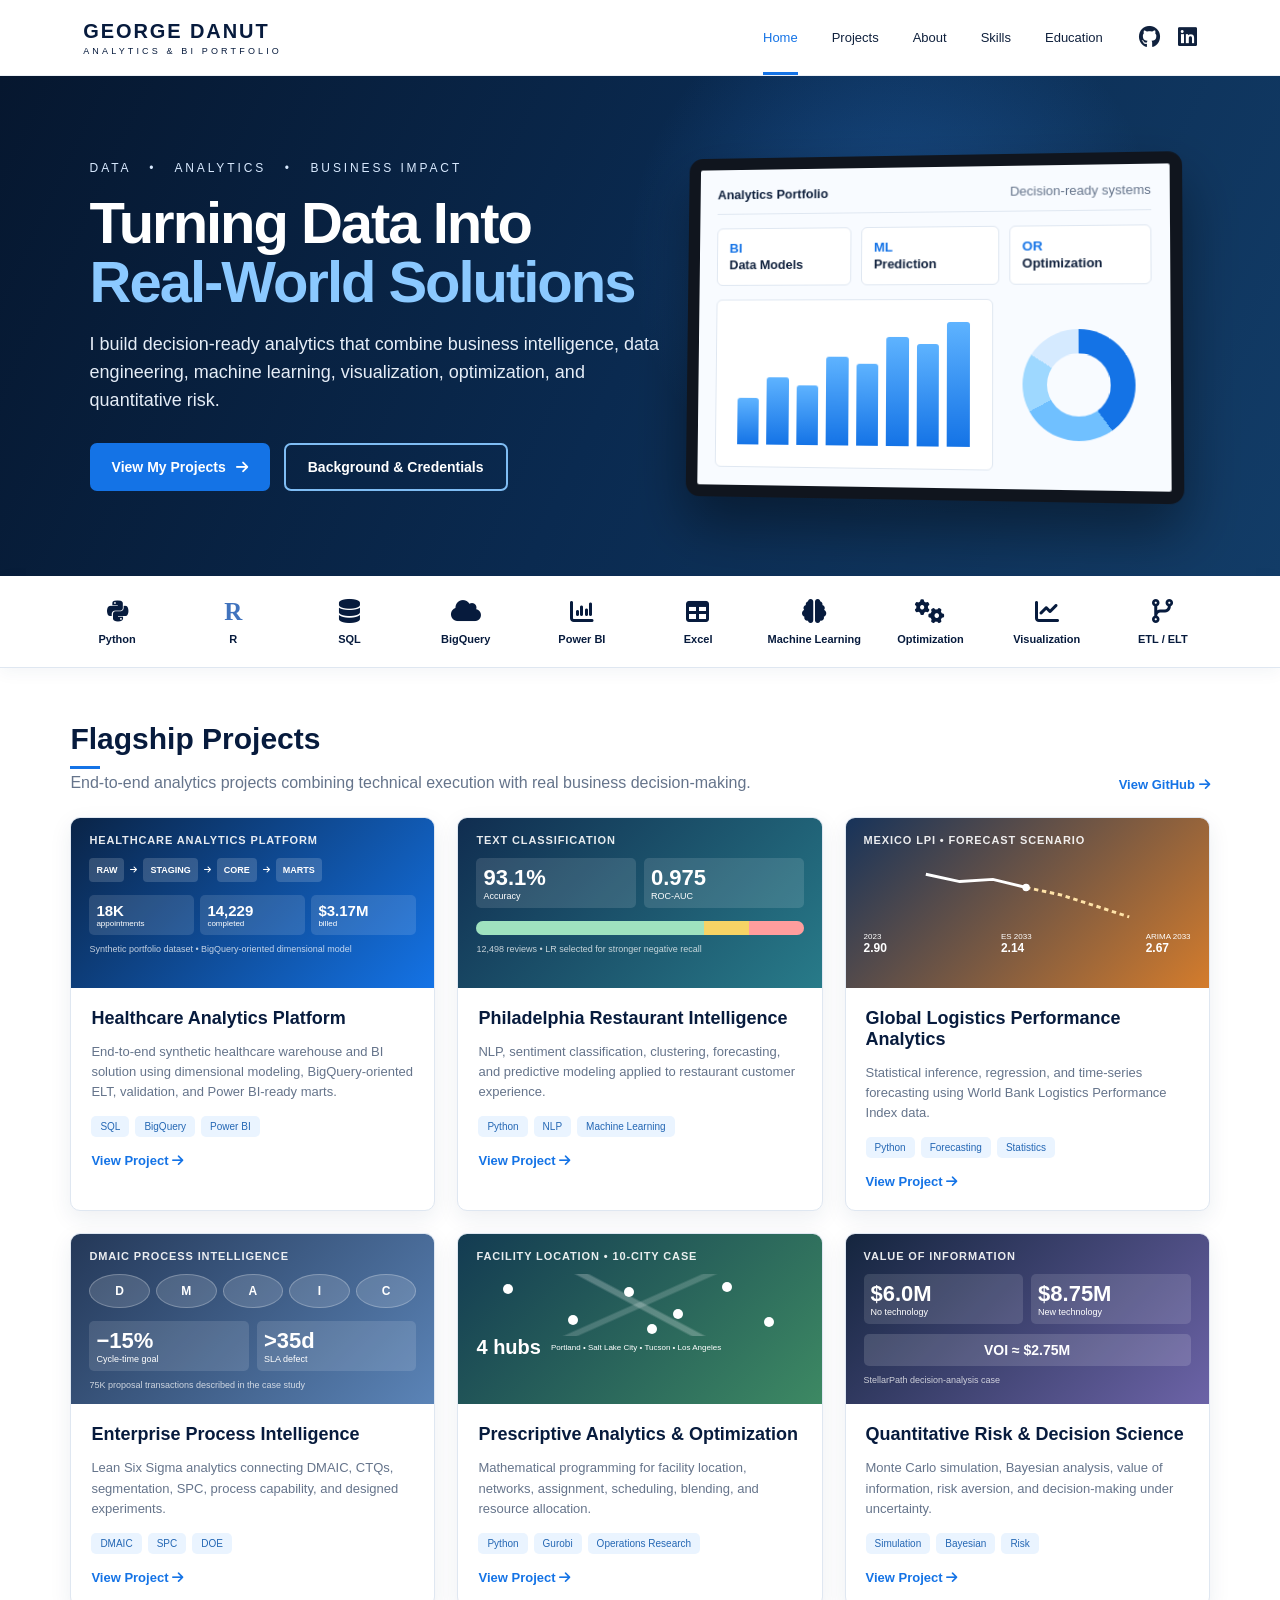
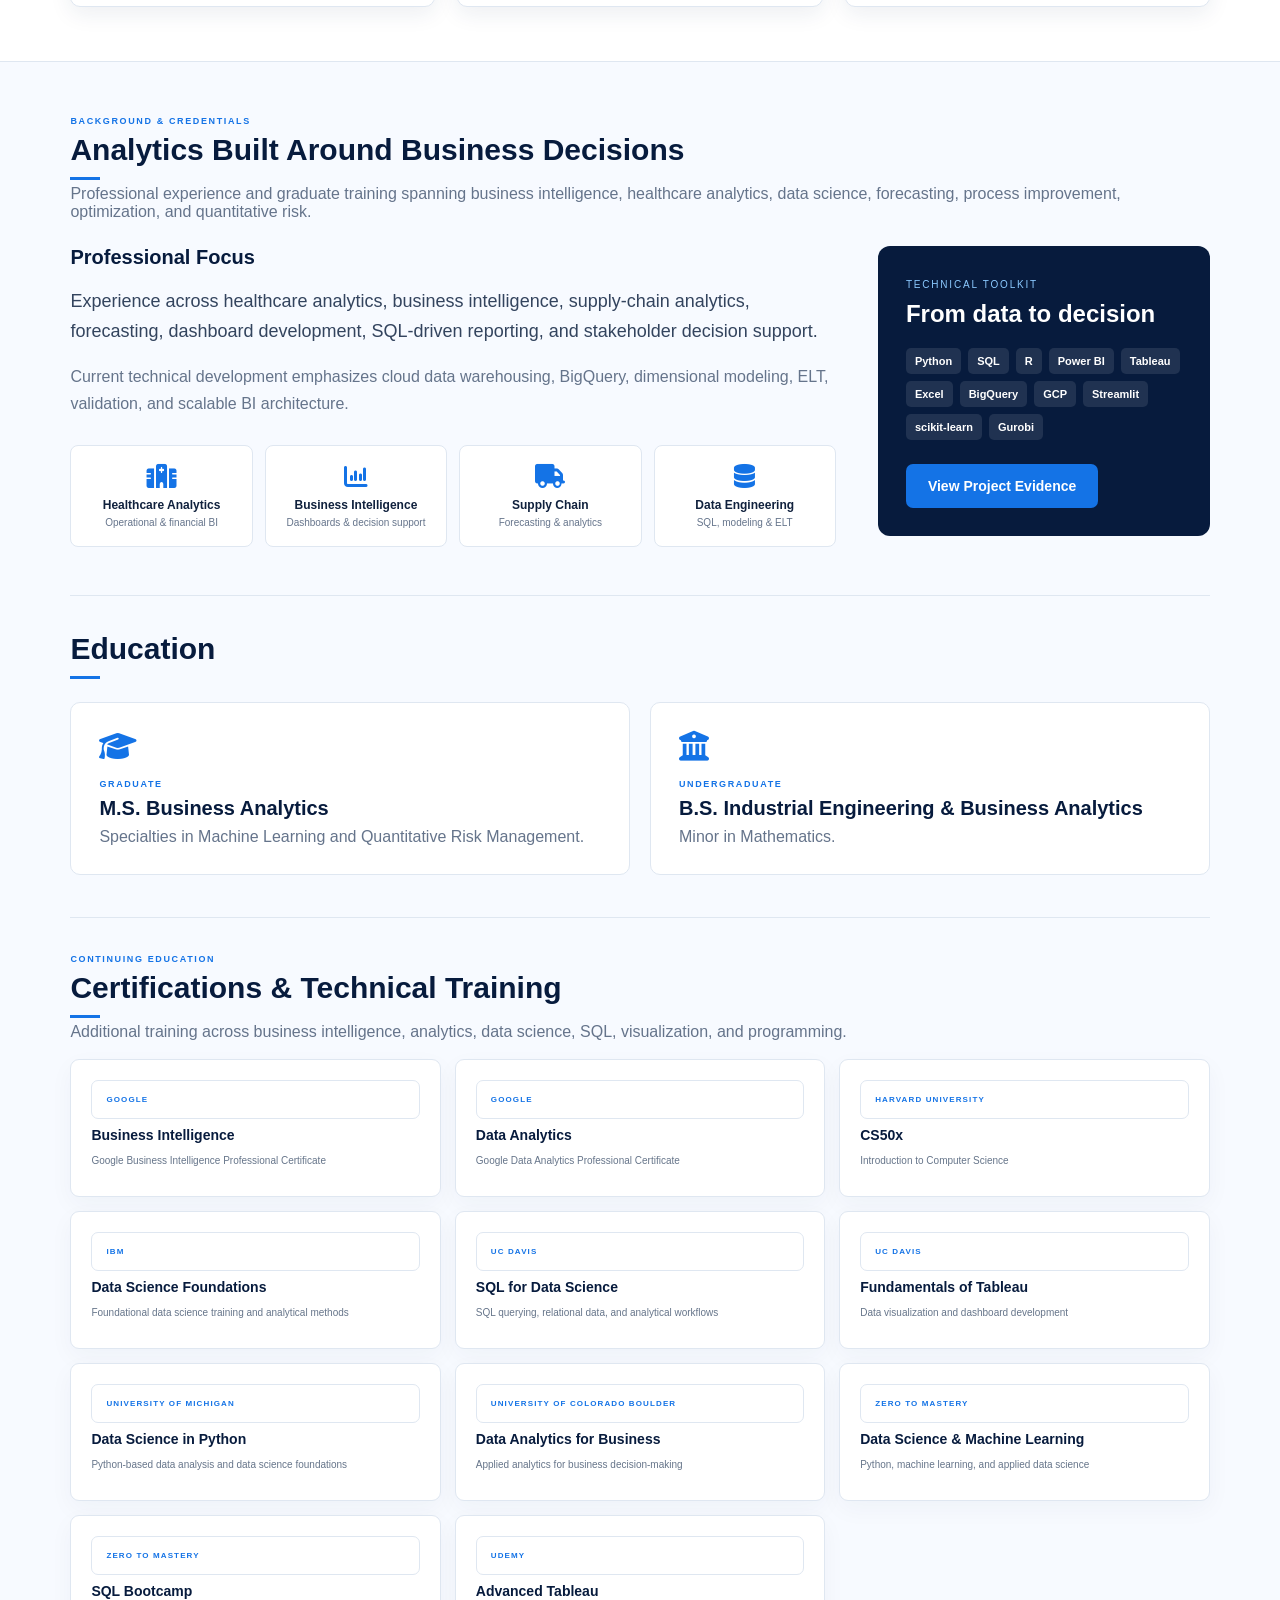
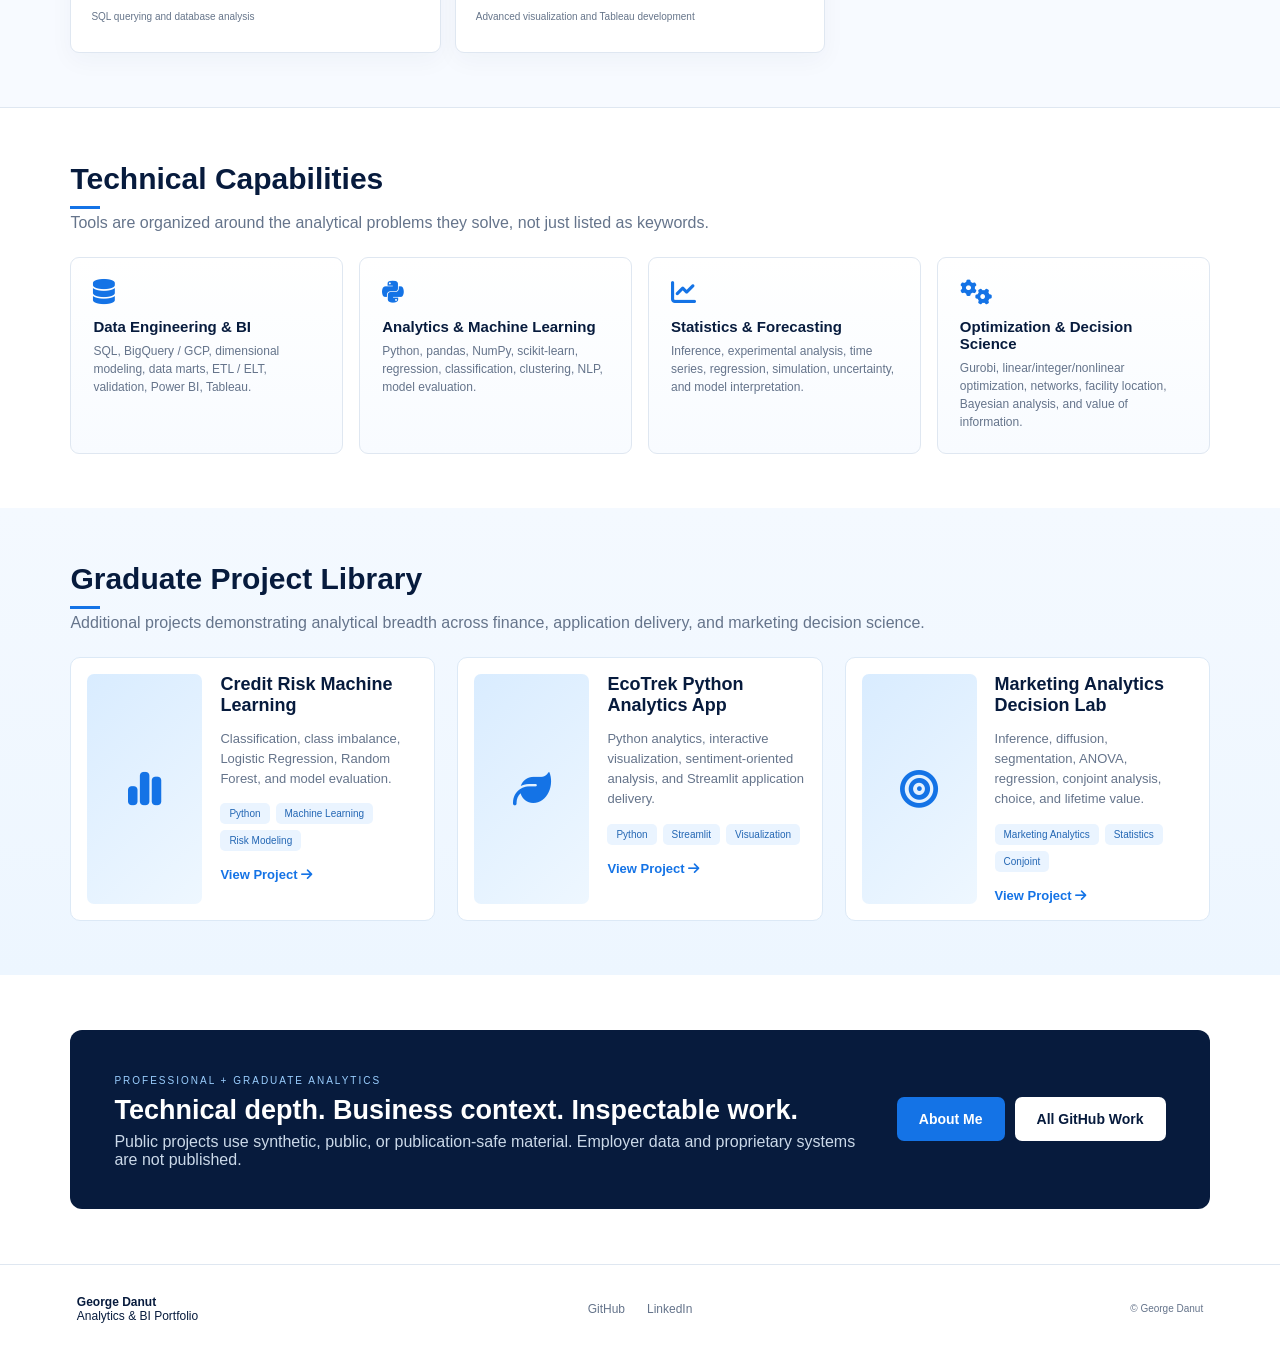
<file: index.html>
<!DOCTYPE html>
<html lang="en">
<head>
<meta charset="utf-8">
<meta name="viewport" content="width=device-width,initial-scale=1">
<meta name="description" content="George Danut — Analytics, Business Intelligence, Data Engineering, Machine Learning, Optimization and Decision Science portfolio.">
<title>George Danut | Analytics & BI Portfolio</title>
<link rel="stylesheet" href="assets/css/portfolio-v2.css">
<link rel="stylesheet" href="https://cdnjs.cloudflare.com/ajax/libs/font-awesome/6.5.2/css/all.min.css">
</head>
<body>
<nav class="topbar">
<a class="brand" href="#home"><strong>GEORGE DANUT</strong><span>ANALYTICS &amp; BI PORTFOLIO</span></a>
<div class="navlinks"><a class="active" href="#home">Home</a><a href="#projects">Projects</a><a href="#about">About</a><a href="#skills">Skills</a><a href="#education">Education</a></div>
<div class="social"><a href="https://github.com/Gdanut98" aria-label="GitHub"><i class="fa-brands fa-github"></i></a><a href="https://www.linkedin.com/in/george-danut/" aria-label="LinkedIn"><i class="fa-brands fa-linkedin"></i></a></div>
</nav>

<header class="hero" id="home">
<div class="hero-copy">
<div class="eyebrow">DATA &nbsp; • &nbsp; ANALYTICS &nbsp; • &nbsp; BUSINESS IMPACT</div>
<h1>Turning Data Into<br><span>Real-World Solutions</span></h1>
<p>I build decision-ready analytics that combine business intelligence, data engineering, machine learning, visualization, optimization, and quantitative risk.</p>
<div class="hero-actions"><a class="btn primary" href="#projects">View My Projects <i class="fa-solid fa-arrow-right"></i></a><a class="btn ghost" href="#about">Background &amp; Credentials</a></div>
</div>
<div class="hero-visual" aria-label="Analytics dashboard illustration">
<div class="screen">
<div class="screen-head"><b>Analytics Portfolio</b><span>Decision-ready systems</span></div>
<div class="kpis"><div><small>BI</small><strong>Data Models</strong></div><div><small>ML</small><strong>Prediction</strong></div><div><small>OR</small><strong>Optimization</strong></div></div>
<div class="chart-area"><div class="bars"><i style="height:38%"></i><i style="height:55%"></i><i style="height:48%"></i><i style="height:72%"></i><i style="height:66%"></i><i style="height:88%"></i><i style="height:82%"></i><i style="height:100%"></i></div><div class="donut"></div></div>
</div>
</div>
</header>

<section class="skillbar">
<div><i class="fa-brands fa-python"></i><span>Python</span></div><div><b>R</b><span>R</span></div><div><i class="fa-solid fa-database"></i><span>SQL</span></div><div><i class="fa-solid fa-cloud"></i><span>BigQuery</span></div><div><i class="fa-solid fa-chart-column"></i><span>Power BI</span></div><div><i class="fa-solid fa-table"></i><span>Excel</span></div><div><i class="fa-solid fa-brain"></i><span>Machine Learning</span></div><div><i class="fa-solid fa-gears"></i><span>Optimization</span></div><div><i class="fa-solid fa-chart-line"></i><span>Visualization</span></div><div><i class="fa-solid fa-code-branch"></i><span>ETL / ELT</span></div>
</section>

<main>
<section class="section" id="projects">
<div class="section-title"><div><h2>Flagship Projects</h2><p>End-to-end analytics projects combining technical execution with real business decision-making.</p></div><a href="https://github.com/Gdanut98">View GitHub <i class="fa-solid fa-arrow-right"></i></a></div>
<div class="project-grid">
<article class="project-card">
<div class="project-art evidence health"><div class="evidence-title">Healthcare Analytics Platform</div><div class="pipeline"><b>RAW</b><i class="fa-solid fa-arrow-right"></i><b>STAGING</b><i class="fa-solid fa-arrow-right"></i><b>CORE</b><i class="fa-solid fa-arrow-right"></i><b>MARTS</b></div><div class="evidence-kpis"><span><strong>18K</strong> appointments</span><span><strong>14,229</strong> completed</span><span><strong>$3.17M</strong> billed</span></div><small>Synthetic portfolio dataset • BigQuery-oriented dimensional model</small></div>
<div class="project-body"><h3>Healthcare Analytics Platform</h3><p>End-to-end synthetic healthcare warehouse and BI solution using dimensional modeling, BigQuery-oriented ELT, validation, and Power BI-ready marts.</p><div class="tags"><span>SQL</span><span>BigQuery</span><span>Power BI</span></div><a href="https://github.com/Gdanut98/healthcare-analytics-platform">View Project <i class="fa-solid fa-arrow-right"></i></a></div>
</article><article class="project-card">
<div class="project-art evidence restaurant"><div class="evidence-title">Text Classification</div><div class="metric-pair"><span><strong>93.1%</strong>Accuracy</span><span><strong>0.975</strong>ROC-AUC</span></div><div class="sentiment-bar"><i style="width:69.57%"></i><i style="width:13.69%"></i><i style="width:16.74%"></i></div><small>12,498 reviews • LR selected for stronger negative recall</small></div>
<div class="project-body"><h3>Philadelphia Restaurant Intelligence</h3><p>NLP, sentiment classification, clustering, forecasting, and predictive modeling applied to restaurant customer experience.</p><div class="tags"><span>Python</span><span>NLP</span><span>Machine Learning</span></div><a href="https://github.com/Gdanut98/philadelphia-restaurant-intelligence">View Project <i class="fa-solid fa-arrow-right"></i></a></div>
</article><article class="project-card">
<div class="project-art evidence logistics"><div class="evidence-title">Mexico LPI • Forecast Scenario</div><svg viewBox="0 0 300 95" role="img" aria-label="Mexico LPI forecast summary"><polyline points="12,22 58,32 103,29 148,40" fill="none" stroke="white" stroke-width="4"/><polyline points="148,40 195,50 242,65 288,80" fill="none" stroke="#ffe3a8" stroke-width="4" stroke-dasharray="6 5"/><circle cx="148" cy="40" r="5" fill="white"/></svg><div class="chart-labels"><span>2023 <b>2.90</b></span><span>ES 2033 <b>2.14</b></span><span>ARIMA 2033 <b>2.67</b></span></div></div>
<div class="project-body"><h3>Global Logistics Performance Analytics</h3><p>Statistical inference, regression, and time-series forecasting using World Bank Logistics Performance Index data.</p><div class="tags"><span>Python</span><span>Forecasting</span><span>Statistics</span></div><a href="https://github.com/Gdanut98/global-logistics-performance-analytics">View Project <i class="fa-solid fa-arrow-right"></i></a></div>
</article><article class="project-card">
<div class="project-art evidence process"><div class="evidence-title">DMAIC Process Intelligence</div><div class="dmaic"><b>D</b><b>M</b><b>A</b><b>I</b><b>C</b></div><div class="metric-pair"><span><strong>−15%</strong>Cycle-time goal</span><span><strong>&gt;35d</strong>SLA defect</span></div><small>75K proposal transactions described in the case study</small></div>
<div class="project-body"><h3>Enterprise Process Intelligence</h3><p>Lean Six Sigma analytics connecting DMAIC, CTQs, segmentation, SPC, process capability, and designed experiments.</p><div class="tags"><span>DMAIC</span><span>SPC</span><span>DOE</span></div><a href="https://github.com/Gdanut98/enterprise-process-intelligence">View Project <i class="fa-solid fa-arrow-right"></i></a></div>
</article><article class="project-card">
<div class="project-art evidence optimization"><div class="evidence-title">Facility Location • 10-City Case</div><div class="network"><i></i><i></i><i></i><i></i><i></i><i></i><i></i></div><div class="facility-result"><strong>4 hubs</strong><span>Portland • Salt Lake City • Tucson • Los Angeles</span></div></div>
<div class="project-body"><h3>Prescriptive Analytics & Optimization</h3><p>Mathematical programming for facility location, networks, assignment, scheduling, blending, and resource allocation.</p><div class="tags"><span>Python</span><span>Gurobi</span><span>Operations Research</span></div><a href="https://github.com/Gdanut98/prescriptive-analytics-optimization">View Project <i class="fa-solid fa-arrow-right"></i></a></div>
</article><article class="project-card">
<div class="project-art evidence risk"><div class="evidence-title">Value of Information</div><div class="metric-pair"><span><strong>$6.0M</strong>No technology</span><span><strong>$8.75M</strong>New technology</span></div><div class="voi"><b>VOI ≈ $2.75M</b></div><small>StellarPath decision-analysis case</small></div>
<div class="project-body"><h3>Quantitative Risk & Decision Science</h3><p>Monte Carlo simulation, Bayesian analysis, value of information, risk aversion, and decision-making under uncertainty.</p><div class="tags"><span>Simulation</span><span>Bayesian</span><span>Risk</span></div><a href="https://github.com/Gdanut98/quantitative-risk-decision-science">View Project <i class="fa-solid fa-arrow-right"></i></a></div>
</article>
</div>
</section>

<section class="section integrated-about" id="about">
<div class="section-title"><div><span class="section-kicker">BACKGROUND &amp; CREDENTIALS</span><h2>Analytics Built Around Business Decisions</h2><p>Professional experience and graduate training spanning business intelligence, healthcare analytics, data science, forecasting, process improvement, optimization, and quantitative risk.</p></div></div>
<div class="about-grid">
<div class="about-main">
<h3>Professional Focus</h3>
<p class="lead">Experience across healthcare analytics, business intelligence, supply-chain analytics, forecasting, dashboard development, SQL-driven reporting, and stakeholder decision support.</p>
<p>Current technical development emphasizes cloud data warehousing, BigQuery, dimensional modeling, ELT, validation, and scalable BI architecture.</p>
<div class="experience-strip"><div><i class="fa-solid fa-hospital"></i><b>Healthcare Analytics</b><span>Operational &amp; financial BI</span></div><div><i class="fa-solid fa-chart-column"></i><b>Business Intelligence</b><span>Dashboards &amp; decision support</span></div><div><i class="fa-solid fa-truck"></i><b>Supply Chain</b><span>Forecasting &amp; analytics</span></div><div><i class="fa-solid fa-database"></i><b>Data Engineering</b><span>SQL, modeling &amp; ELT</span></div></div>
</div>
<aside class="profile-card"><span>TECHNICAL TOOLKIT</span><h3>From data to decision</h3><div class="tool-cloud"><b>Python</b><b>SQL</b><b>R</b><b>Power BI</b><b>Tableau</b><b>Excel</b><b>BigQuery</b><b>GCP</b><b>Streamlit</b><b>scikit-learn</b><b>Gurobi</b></div><a class="btn primary" href="#projects">View Project Evidence</a></aside>
</div>
<div class="education-inline" id="education"><div class="section-title compact"><div><h2>Education</h2></div></div><div class="education-grid"><article><i class="fa-solid fa-graduation-cap"></i><span>GRADUATE</span><h3>M.S. Business Analytics</h3><p>Specialties in Machine Learning and Quantitative Risk Management.</p></article><article><i class="fa-solid fa-building-columns"></i><span>UNDERGRADUATE</span><h3>B.S. Industrial Engineering &amp; Business Analytics</h3><p>Minor in Mathematics.</p></article></div></div>
<div class="continuing-education">
<div class="section-title compact"><div><span class="section-kicker">CONTINUING EDUCATION</span><h2>Certifications &amp; Technical Training</h2><p>Additional training across business intelligence, analytics, data science, SQL, visualization, and programming.</p></div></div>
<div class="cert-grid portfolio-certs">
<article><span>GOOGLE</span><h3>Business Intelligence</h3><p>Google Business Intelligence Professional Certificate</p></article>
<article><span>GOOGLE</span><h3>Data Analytics</h3><p>Google Data Analytics Professional Certificate</p></article>
<article><span>HARVARD UNIVERSITY</span><h3>CS50x</h3><p>Introduction to Computer Science</p></article>
<article><span>IBM</span><h3>Data Science Foundations</h3><p>Foundational data science training and analytical methods</p></article>
<article><span>UC DAVIS</span><h3>SQL for Data Science</h3><p>SQL querying, relational data, and analytical workflows</p></article>
<article><span>UC DAVIS</span><h3>Fundamentals of Tableau</h3><p>Data visualization and dashboard development</p></article>
<article><span>UNIVERSITY OF MICHIGAN</span><h3>Data Science in Python</h3><p>Python-based data analysis and data science foundations</p></article>
<article><span>UNIVERSITY OF COLORADO BOULDER</span><h3>Data Analytics for Business</h3><p>Applied analytics for business decision-making</p></article>
<article><span>ZERO TO MASTERY</span><h3>Data Science &amp; Machine Learning</h3><p>Python, machine learning, and applied data science</p></article>
<article><span>ZERO TO MASTERY</span><h3>SQL Bootcamp</h3><p>SQL querying and database analysis</p></article>
<article><span>UDEMY</span><h3>Advanced Tableau</h3><p>Advanced visualization and Tableau development</p></article>
</div></div>
</section><section class="section skills-detail" id="skills"><div class="section-title"><div><h2>Technical Capabilities</h2><p>Tools are organized around the analytical problems they solve, not just listed as keywords.</p></div></div><div class="skills-grid">
<article class="skill-card"><i class="fa-solid fa-database"></i><h3>Data Engineering & BI</h3><p>SQL, BigQuery / GCP, dimensional modeling, data marts, ETL / ELT, validation, Power BI, Tableau.</p></article>
<article class="skill-card"><i class="fa-brands fa-python"></i><h3>Analytics & Machine Learning</h3><p>Python, pandas, NumPy, scikit-learn, regression, classification, clustering, NLP, model evaluation.</p></article>
<article class="skill-card"><i class="fa-solid fa-chart-line"></i><h3>Statistics & Forecasting</h3><p>Inference, experimental analysis, time series, regression, simulation, uncertainty, and model interpretation.</p></article>
<article class="skill-card"><i class="fa-solid fa-gears"></i><h3>Optimization & Decision Science</h3><p>Gurobi, linear/integer/nonlinear optimization, networks, facility location, Bayesian analysis, and value of information.</p></article>
</div></section><section class="section graduate">
<div class="section-title"><div><h2>Graduate Project Library</h2><p>Additional projects demonstrating analytical breadth across finance, application delivery, and marketing decision science.</p></div></div>
<div class="graduate-grid">
<article class="grad-card"><div class="grad-art"><i class="fa-solid fa-chart-simple"></i></div><div><h3>Credit Risk Machine Learning</h3><p>Classification, class imbalance, Logistic Regression, Random Forest, and model evaluation.</p><div class="tags"><span>Python</span><span>Machine Learning</span><span>Risk Modeling</span></div><a href="https://github.com/Gdanut98/credit-risk-machine-learning">View Project <i class="fa-solid fa-arrow-right"></i></a></div></article><article class="grad-card"><div class="grad-art"><i class="fa-solid fa-leaf"></i></div><div><h3>EcoTrek Python Analytics App</h3><p>Python analytics, interactive visualization, sentiment-oriented analysis, and Streamlit application delivery.</p><div class="tags"><span>Python</span><span>Streamlit</span><span>Visualization</span></div><a href="https://github.com/Gdanut98/ecotrek-python-analytics-app">View Project <i class="fa-solid fa-arrow-right"></i></a></div></article><article class="grad-card"><div class="grad-art"><i class="fa-solid fa-bullseye"></i></div><div><h3>Marketing Analytics Decision Lab</h3><p>Inference, diffusion, segmentation, ANOVA, regression, conjoint analysis, choice, and lifetime value.</p><div class="tags"><span>Marketing Analytics</span><span>Statistics</span><span>Conjoint</span></div><a href="https://github.com/Gdanut98/marketing-analytics-decision-lab">View Project <i class="fa-solid fa-arrow-right"></i></a></div></article>
</div>
</section>

<section class="cta"><div><span>PROFESSIONAL + GRADUATE ANALYTICS</span><h2>Technical depth. Business context. Inspectable work.</h2><p>Public projects use synthetic, public, or publication-safe material. Employer data and proprietary systems are not published.</p></div><div><a class="btn primary" href="#about">About Me</a><a class="btn light" href="https://github.com/Gdanut98">All GitHub Work</a></div></section>
</main>
<footer><div><strong>George Danut</strong><span>Analytics &amp; BI Portfolio</span></div><div><a href="https://github.com/Gdanut98">GitHub</a><a href="https://www.linkedin.com/in/george-danut/">LinkedIn</a></div><small>© George Danut</small></footer>
</body>
</html>
</file>
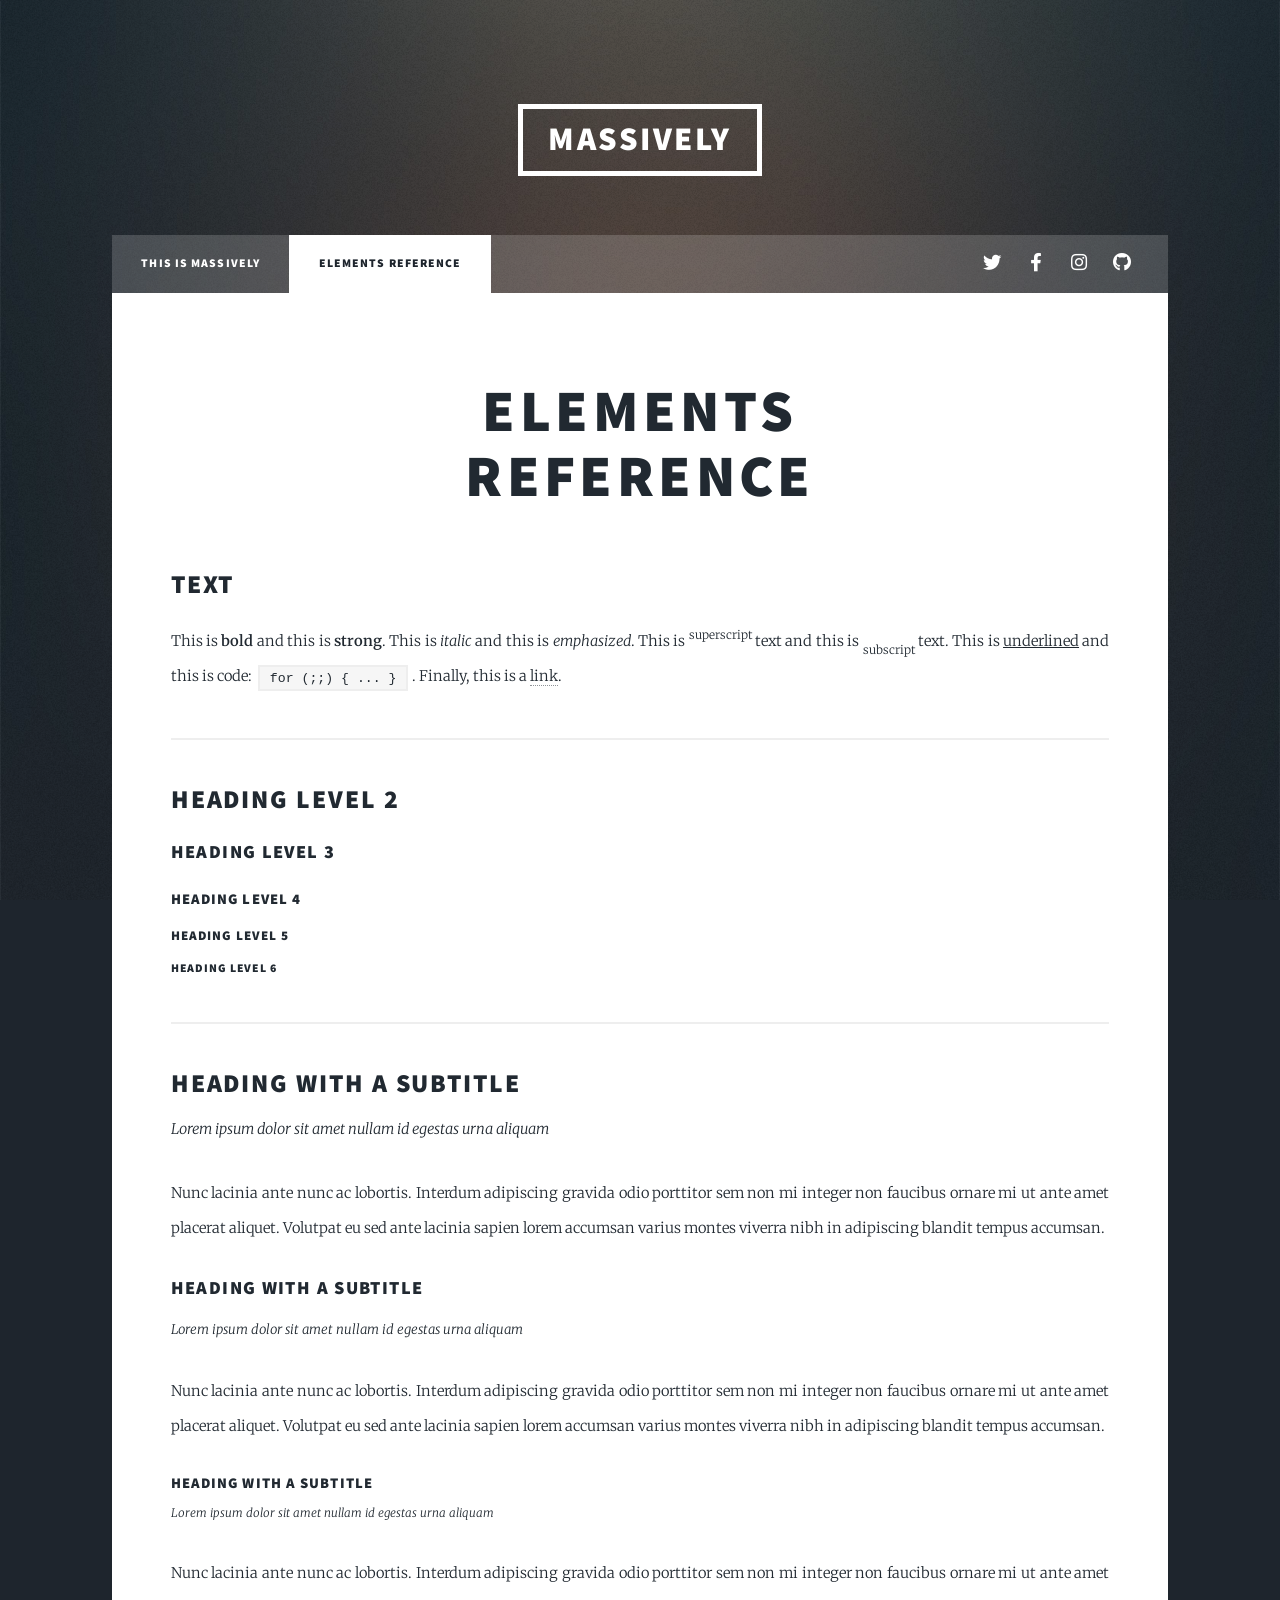
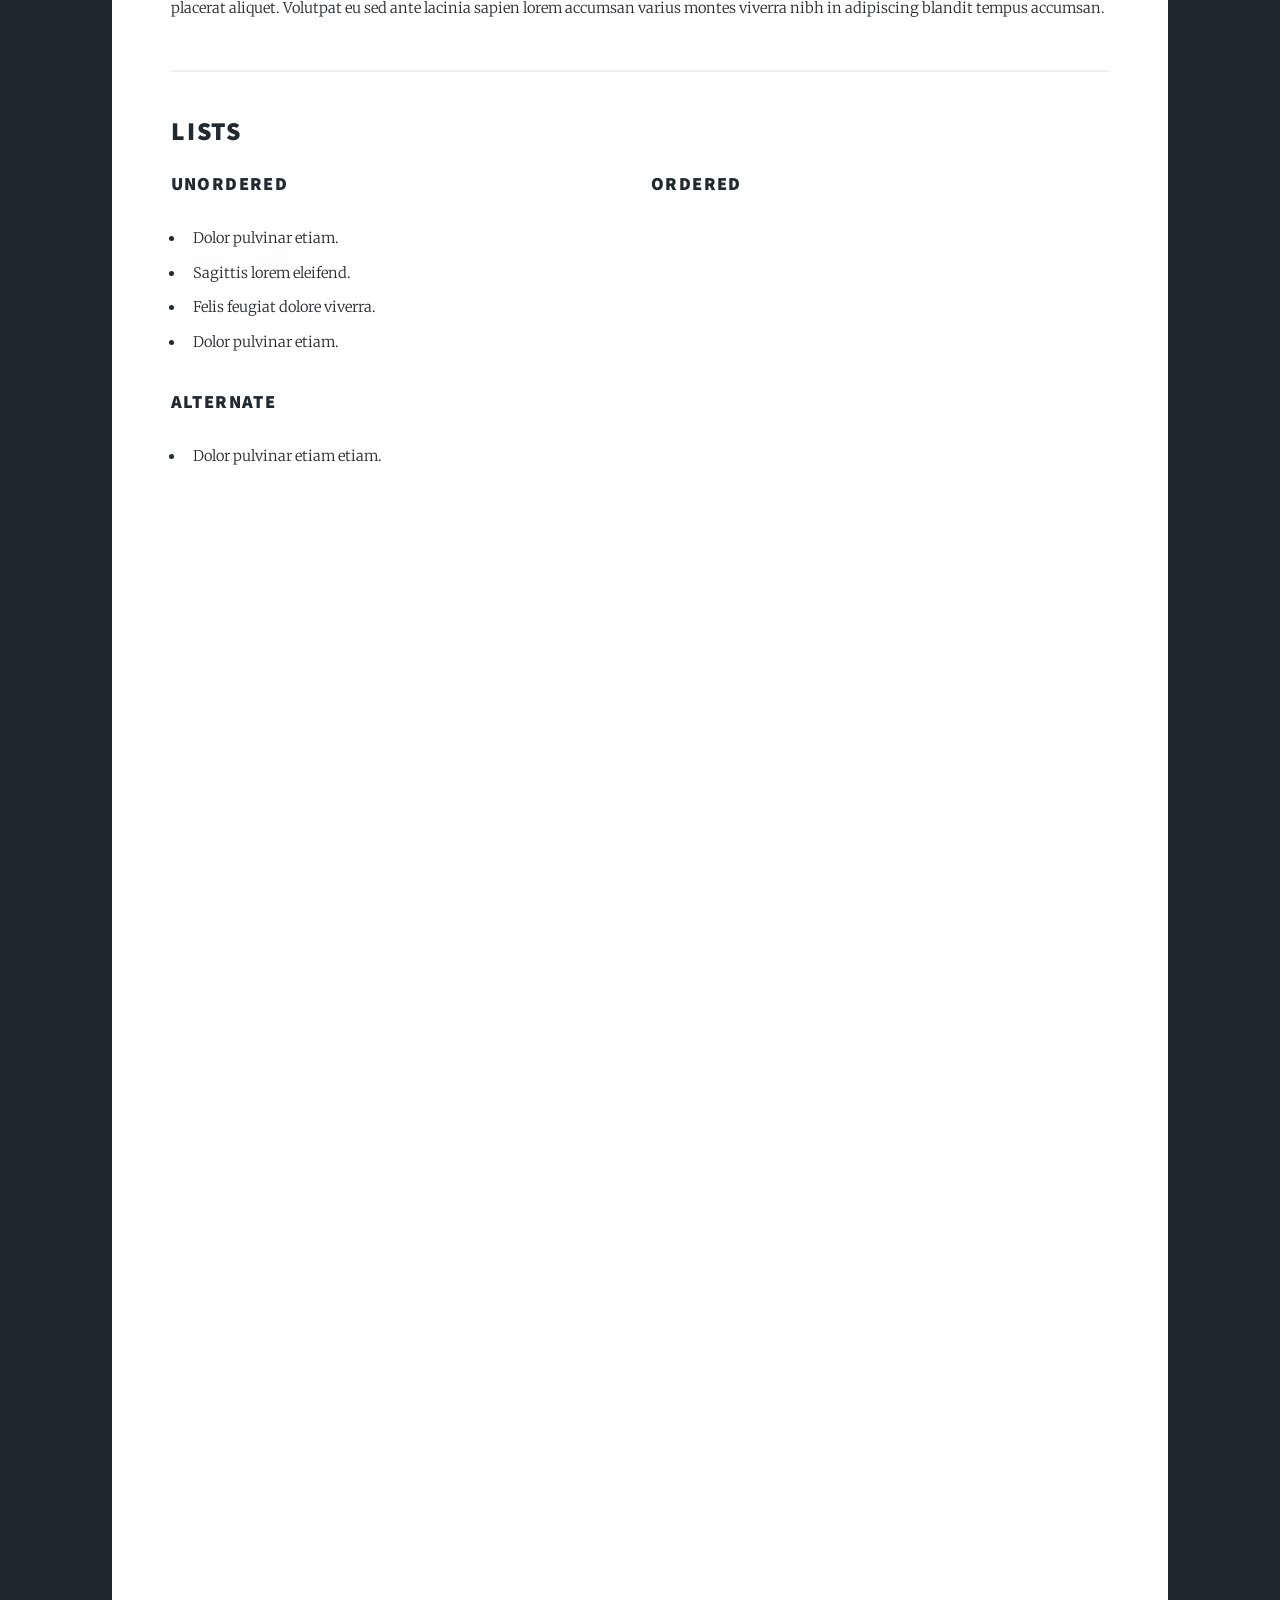
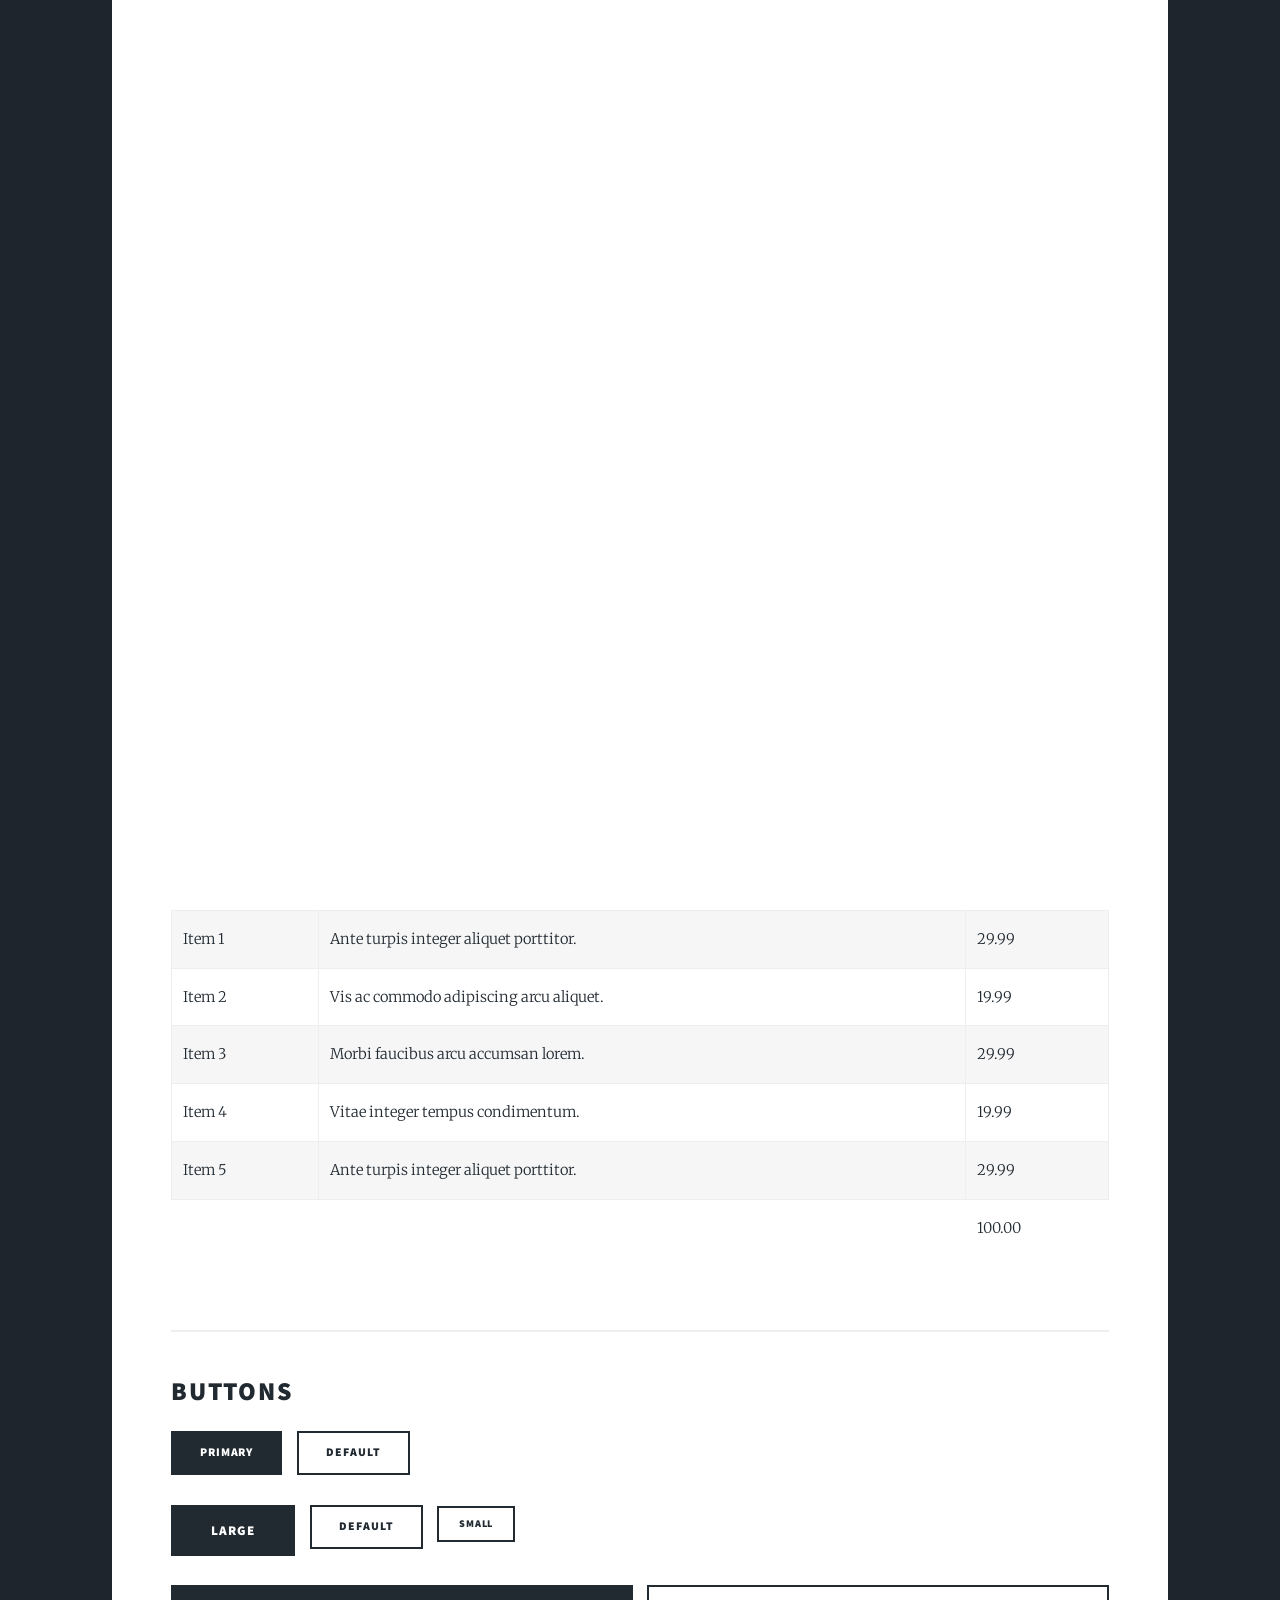
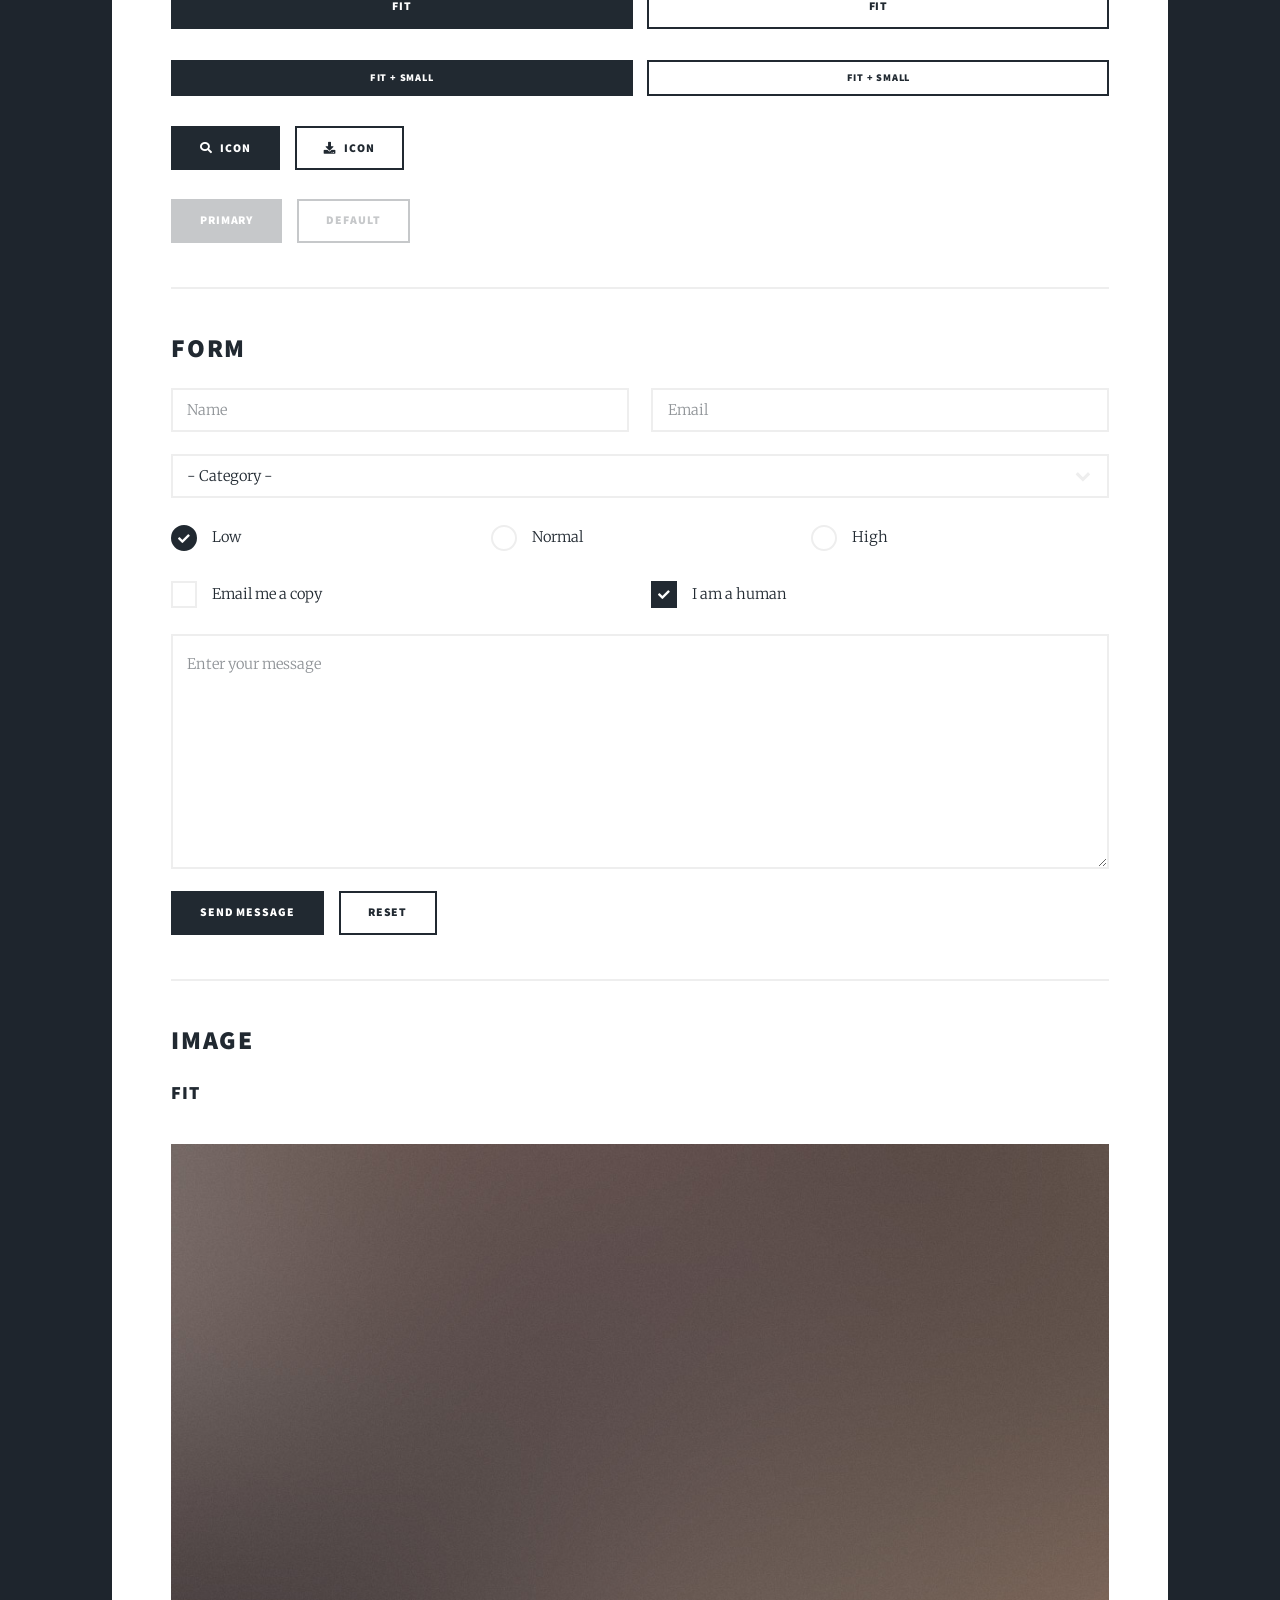
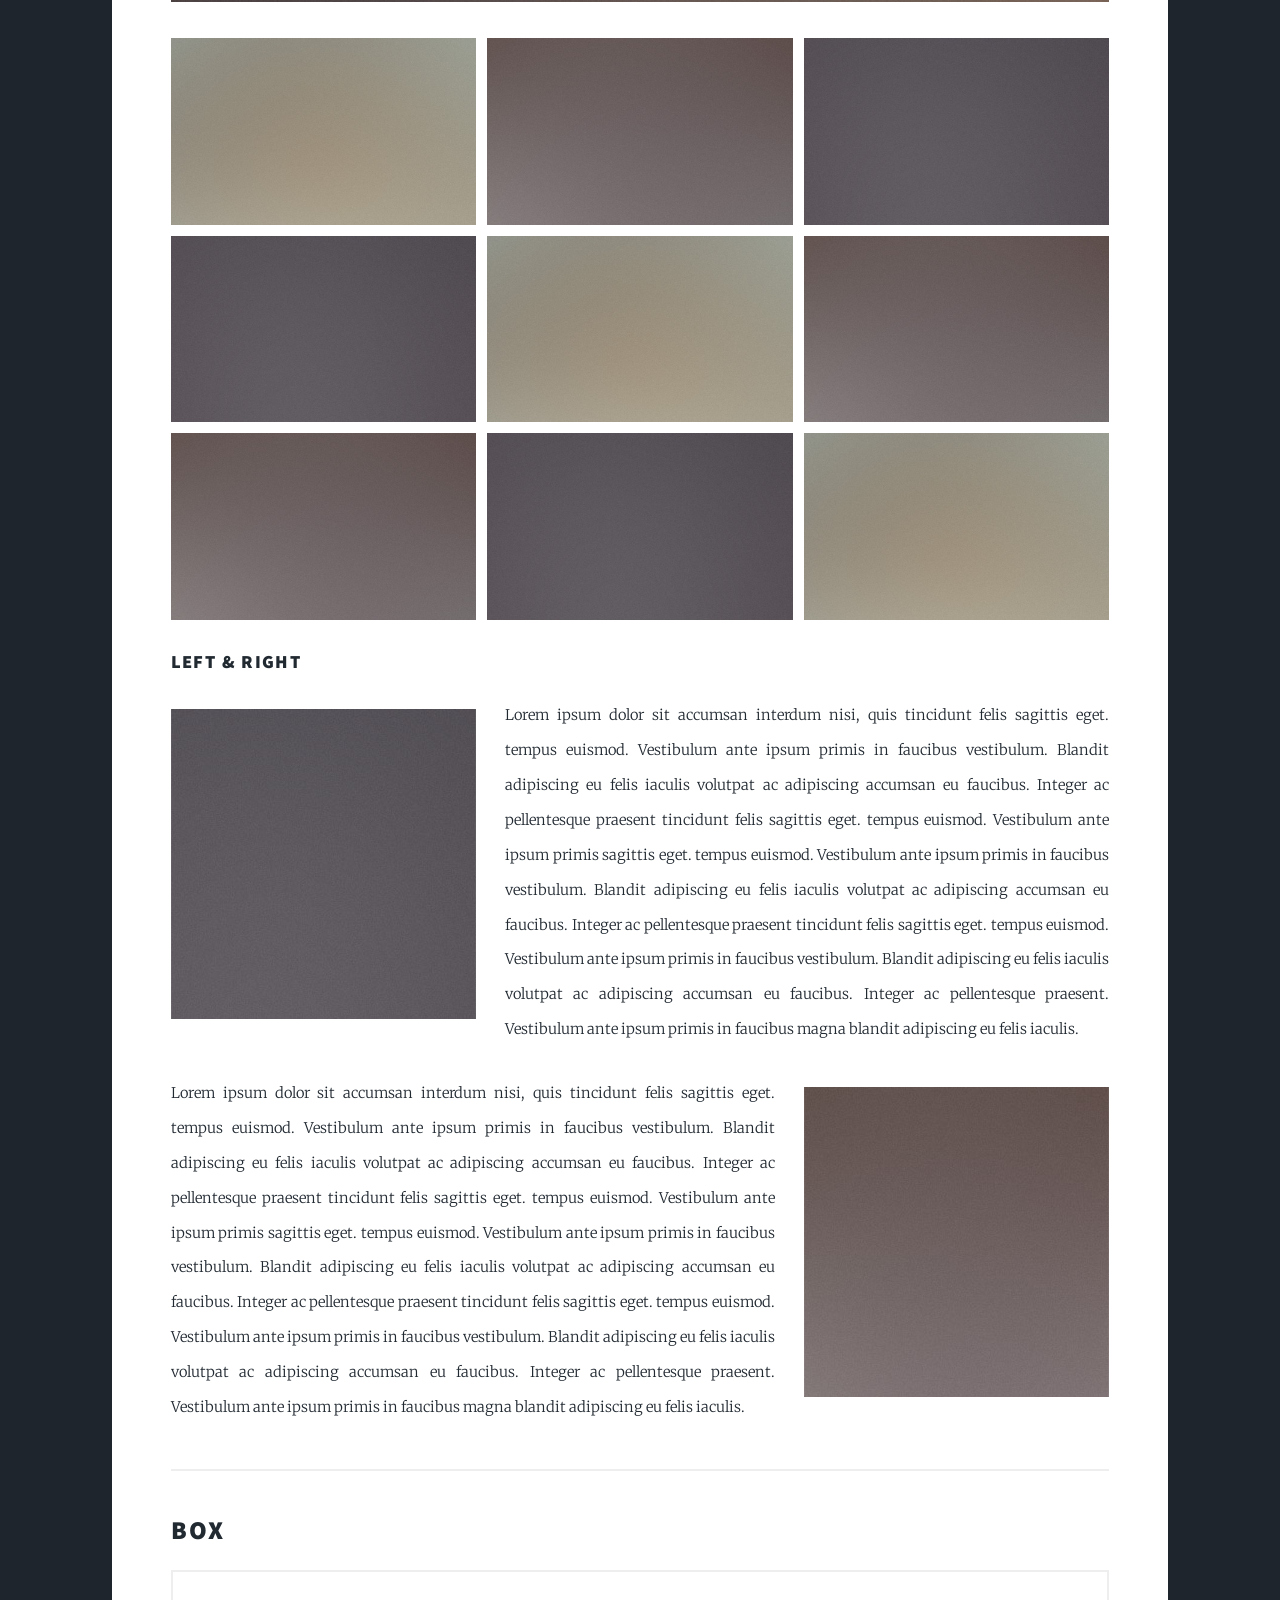
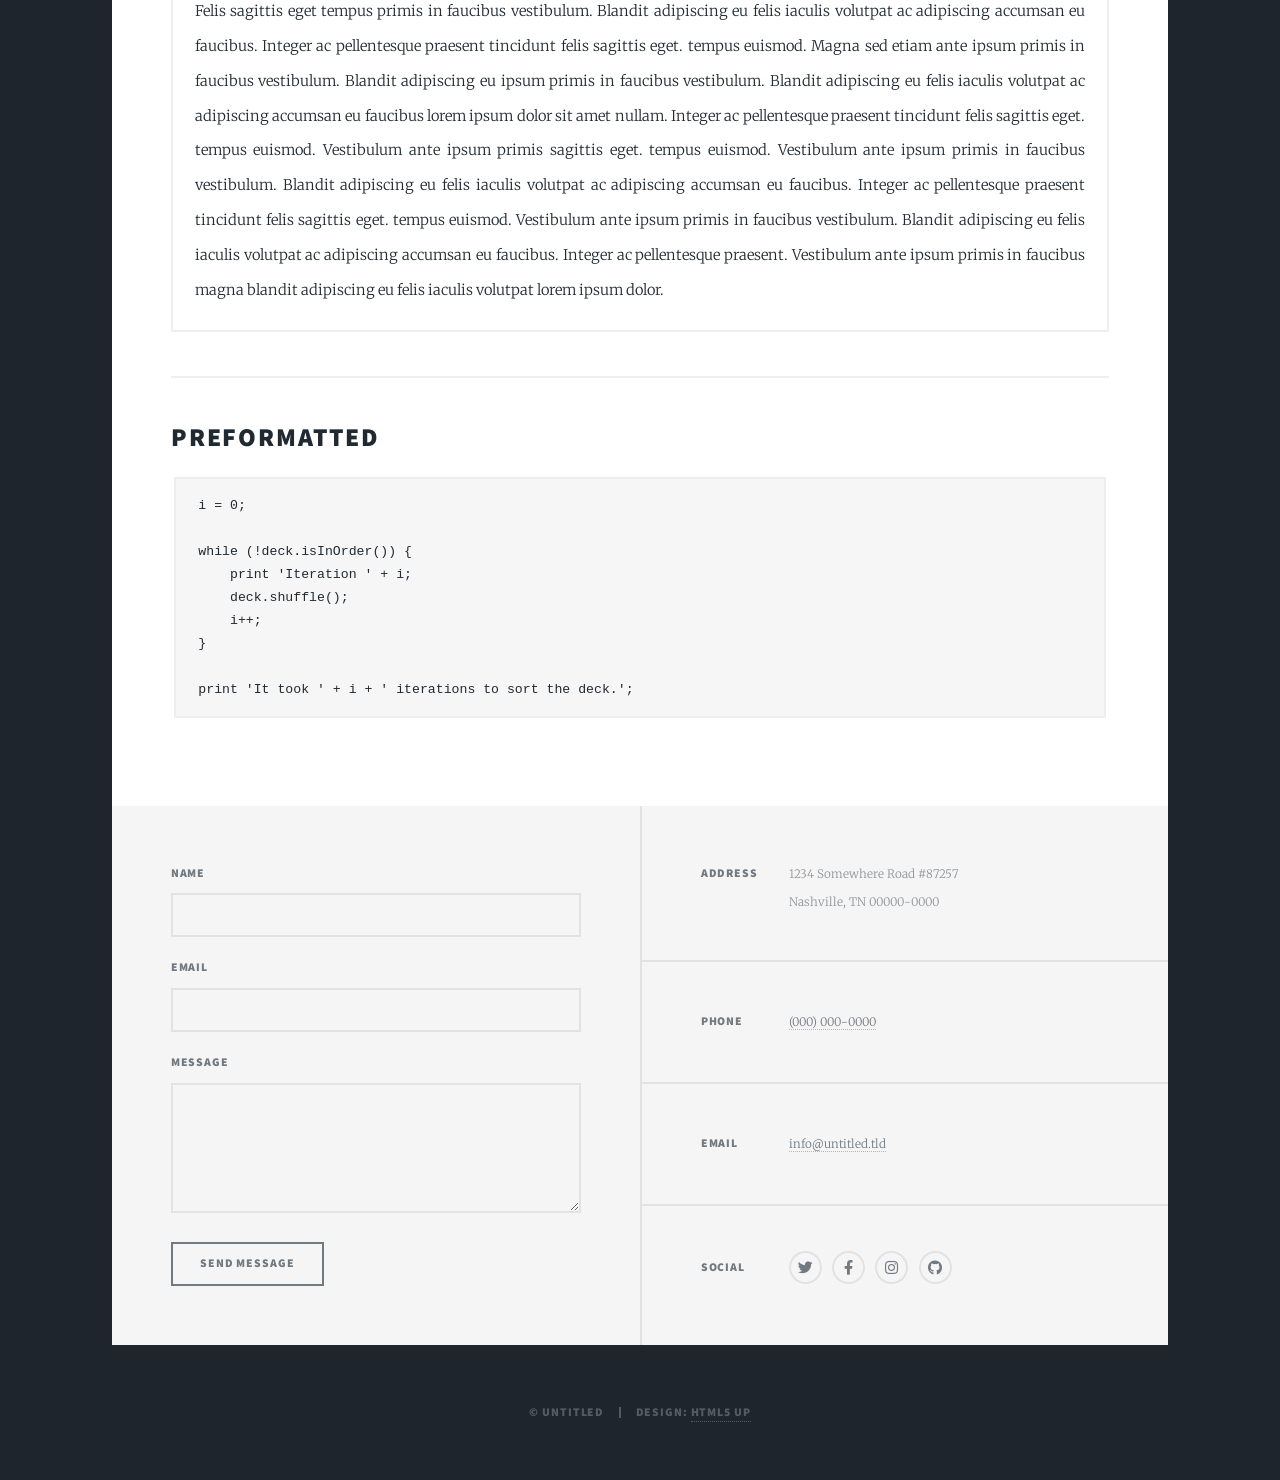
<file: elements.html>
<!DOCTYPE HTML>
<!--
	Massively by HTML5 UP
	html5up.net | @ajlkn
	Free for personal and commercial use under the CCA 3.0 license (html5up.net/license)
-->
<html>
	<head>
		<title>Elements Reference - Massively by HTML5 UP</title>
		<meta charset="utf-8" />
		<meta name="viewport" content="width=device-width, initial-scale=1, user-scalable=no" />
		<link rel="stylesheet" href="assets/css/main.css" />
		<noscript><link rel="stylesheet" href="assets/css/noscript.css" /></noscript>
	</head>
	<body class="is-preload">

		<!-- Wrapper -->
			<div id="wrapper">

				<!-- Header -->
					<header id="header">
						<a href="index.html" class="logo">Massively</a>
					</header>

				<!-- Nav -->
					<nav id="nav">
						<ul class="links">
							<li><a href="index.html">This is Massively</a></li>
							<li class="active"><a href="elements.html">Elements Reference</a></li>
						</ul>
						<ul class="icons">
							<li><a href="#" class="icon brands fa-twitter"><span class="label">Twitter</span></a></li>
							<li><a href="#" class="icon brands fa-facebook-f"><span class="label">Facebook</span></a></li>
							<li><a href="#" class="icon brands fa-instagram"><span class="label">Instagram</span></a></li>
							<li><a href="#" class="icon brands fa-github"><span class="label">GitHub</span></a></li>
						</ul>
					</nav>

				<!-- Main -->
					<div id="main">

						<!-- Post -->
							<section class="post">
								<header class="major">
									<h1>Elements<br />
									Reference</h1>
								</header>

								<!-- Text stuff -->
									<h2>Text</h2>
									<p>This is <b>bold</b> and this is <strong>strong</strong>. This is <i>italic</i> and this is <em>emphasized</em>.
									This is <sup>superscript</sup> text and this is <sub>subscript</sub> text.
									This is <u>underlined</u> and this is code: <code>for (;;) { ... }</code>.
									Finally, this is a <a href="#">link</a>.</p>
									<hr />
									<h2>Heading Level 2</h2>
									<h3>Heading Level 3</h3>
									<h4>Heading Level 4</h4>
									<h5>Heading Level 5</h5>
									<h6>Heading Level 6</h6>
									<hr />
									<header>
										<h2>Heading with a Subtitle</h2>
										<p>Lorem ipsum dolor sit amet nullam id egestas urna aliquam</p>
									</header>
									<p>Nunc lacinia ante nunc ac lobortis. Interdum adipiscing gravida odio porttitor sem non mi integer non faucibus ornare mi ut ante amet placerat aliquet. Volutpat eu sed ante lacinia sapien lorem accumsan varius montes viverra nibh in adipiscing blandit tempus accumsan.</p>
									<header>
										<h3>Heading with a Subtitle</h3>
										<p>Lorem ipsum dolor sit amet nullam id egestas urna aliquam</p>
									</header>
									<p>Nunc lacinia ante nunc ac lobortis. Interdum adipiscing gravida odio porttitor sem non mi integer non faucibus ornare mi ut ante amet placerat aliquet. Volutpat eu sed ante lacinia sapien lorem accumsan varius montes viverra nibh in adipiscing blandit tempus accumsan.</p>
									<header>
										<h4>Heading with a Subtitle</h4>
										<p>Lorem ipsum dolor sit amet nullam id egestas urna aliquam</p>
									</header>
									<p>Nunc lacinia ante nunc ac lobortis. Interdum adipiscing gravida odio porttitor sem non mi integer non faucibus ornare mi ut ante amet placerat aliquet. Volutpat eu sed ante lacinia sapien lorem accumsan varius montes viverra nibh in adipiscing blandit tempus accumsan.</p>

									<hr />

								<!-- Lists -->
									<h2>Lists</h2>
									<div class="row">
										<div class="col-6 col-12-small">

											<h3>Unordered</h3>
											<ul>
												<li>Dolor pulvinar etiam.</li>
												<li>Sagittis lorem eleifend.</li>
												<li>Felis feugiat dolore viverra.</li>
												<li>Dolor pulvinar etiam.</li>
											</ul>

											<h3>Alternate</h3>
											<ul class="alt">
												<li>Dolor pulvinar etiam etiam.</li>
												<li>Sagittis adipiscing eleifend.</li>
												<li>Felis enim dolore viverra.</li>
												<li>Dolor pulvinar etiam etiam.</li>
											</ul>

										</div>
										<div class="col-6 col-12-small">

											<h3>Ordered</h3>
											<ol>
												<li>Dolor pulvinar etiam.</li>
												<li>Etiam vel felis at viverra.</li>
												<li>Felis enim feugiat magna.</li>
												<li>Etiam vel felis nullam.</li>
												<li>Felis enim et tempus.</li>
											</ol>

											<h3>Icons</h3>
											<ul class="icons">
												<li><a href="#" class="icon brands fa-twitter"><span class="label">Twitter</span></a></li>
												<li><a href="#" class="icon brands fa-facebook-f"><span class="label">Facebook</span></a></li>
												<li><a href="#" class="icon brands fa-instagram"><span class="label">Instagram</span></a></li>
												<li><a href="#" class="icon brands fa-github"><span class="label">Github</span></a></li>
												<li><a href="#" class="icon brands fa-dribbble"><span class="label">Dribbble</span></a></li>
											</ul>
											<ul class="icons alt">
												<li><a href="#" class="icon brands alt fa-twitter"><span class="label">Twitter</span></a></li>
												<li><a href="#" class="icon brands alt fa-facebook-f"><span class="label">Facebook</span></a></li>
												<li><a href="#" class="icon brands alt fa-instagram"><span class="label">Instagram</span></a></li>
												<li><a href="#" class="icon brands alt fa-github"><span class="label">Github</span></a></li>
												<li><a href="#" class="icon brands alt fa-dribbble"><span class="label">Dribbble</span></a></li>
											</ul>

										</div>
									</div>
									<h3>Definition</h3>
									<dl>
										<dt>Item 1</dt>
										<dd>
											<p>Lorem ipsum dolor vestibulum ante ipsum primis in faucibus vestibulum. Blandit adipiscing eu felis iaculis volutpat ac adipiscing accumsan eu faucibus. Integer ac pellentesque praesent.</p>
										</dd>
										<dt>Item 2</dt>
										<dd>
											<p>Lorem ipsum dolor vestibulum ante ipsum primis in faucibus vestibulum. Blandit adipiscing eu felis iaculis volutpat ac adipiscing accumsan eu faucibus. Integer ac pellentesque praesent.</p>
										</dd>
										<dt>Item 3</dt>
										<dd>
											<p>Lorem ipsum dolor vestibulum ante ipsum primis in faucibus vestibulum. Blandit adipiscing eu felis iaculis volutpat ac adipiscing accumsan eu faucibus. Integer ac pellentesque praesent.</p>
										</dd>
									</dl>

									<h3>Actions</h3>
									<ul class="actions">
										<li><a href="#" class="button primary">Primary</a></li>
										<li><a href="#" class="button">Default</a></li>
									</ul>
									<ul class="actions small">
										<li><a href="#" class="button primary small">Small</a></li>
										<li><a href="#" class="button small">Small</a></li>
									</ul>
									<div class="row">
										<div class="col-6 col-12-small">
											<ul class="actions stacked">
												<li><a href="#" class="button primary">Default</a></li>
												<li><a href="#" class="button">Default</a></li>
											</ul>
										</div>
										<div class="col-6 col-12-small">
											<ul class="actions stacked">
												<li><a href="#" class="button primary small">Small</a></li>
												<li><a href="#" class="button small">Small</a></li>
											</ul>
										</div>
									</div>
									<div class="row">
										<div class="col-6 col-12-small">
											<ul class="actions stacked">
												<li><a href="#" class="button primary fit">Default</a></li>
												<li><a href="#" class="button fit">Default</a></li>
											</ul>
										</div>
										<div class="col-6 col-12-small">
											<ul class="actions stacked">
												<li><a href="#" class="button primary small fit">Small</a></li>
												<li><a href="#" class="button small fit">Small</a></li>
											</ul>
										</div>
									</div>

									<hr />

								<!-- Blockquote -->
									<h2>Blockquote</h2>
									<blockquote>Fringilla nisl. Donec accumsan interdum nisi, quis tincidunt felis sagittis eget tempus euismod. Vestibulum ante ipsum primis in faucibus vestibulum. Blandit adipiscing eu felis iaculis volutpat ac adipiscing accumsan faucibus. Vestibulum ante ipsum primis in faucibus vestibulum. Blandit adipiscing eu felis.</blockquote>

									<hr />

								<!-- Table -->
									<h2>Table</h2>

									<h3>Default</h3>
									<div class="table-wrapper">
										<table>
											<thead>
												<tr>
													<th>Name</th>
													<th>Description</th>
													<th>Price</th>
												</tr>
											</thead>
											<tbody>
												<tr>
													<td>Item 1</td>
													<td>Ante turpis integer aliquet porttitor.</td>
													<td>29.99</td>
												</tr>
												<tr>
													<td>Item 2</td>
													<td>Vis ac commodo adipiscing arcu aliquet.</td>
													<td>19.99</td>
												</tr>
												<tr>
													<td>Item 3</td>
													<td> Morbi faucibus arcu accumsan lorem.</td>
													<td>29.99</td>
												</tr>
												<tr>
													<td>Item 4</td>
													<td>Vitae integer tempus condimentum.</td>
													<td>19.99</td>
												</tr>
												<tr>
													<td>Item 5</td>
													<td>Ante turpis integer aliquet porttitor.</td>
													<td>29.99</td>
												</tr>
											</tbody>
											<tfoot>
												<tr>
													<td colspan="2"></td>
													<td>100.00</td>
												</tr>
											</tfoot>
										</table>
									</div>

									<h3>Alternate</h3>
									<div class="table-wrapper">
										<table class="alt">
											<thead>
												<tr>
													<th>Name</th>
													<th>Description</th>
													<th>Price</th>
												</tr>
											</thead>
											<tbody>
												<tr>
													<td>Item 1</td>
													<td>Ante turpis integer aliquet porttitor.</td>
													<td>29.99</td>
												</tr>
												<tr>
													<td>Item 2</td>
													<td>Vis ac commodo adipiscing arcu aliquet.</td>
													<td>19.99</td>
												</tr>
												<tr>
													<td>Item 3</td>
													<td> Morbi faucibus arcu accumsan lorem.</td>
													<td>29.99</td>
												</tr>
												<tr>
													<td>Item 4</td>
													<td>Vitae integer tempus condimentum.</td>
													<td>19.99</td>
												</tr>
												<tr>
													<td>Item 5</td>
													<td>Ante turpis integer aliquet porttitor.</td>
													<td>29.99</td>
												</tr>
											</tbody>
											<tfoot>
												<tr>
													<td colspan="2"></td>
													<td>100.00</td>
												</tr>
											</tfoot>
										</table>
									</div>

									<hr />

								<!-- Buttons -->
									<h2>Buttons</h2>
									<ul class="actions">
										<li><a href="#" class="button primary">Primary</a></li>
										<li><a href="#" class="button">Default</a></li>
									</ul>
									<ul class="actions">
										<li><a href="#" class="button primary large">Large</a></li>
										<li><a href="#" class="button">Default</a></li>
										<li><a href="#" class="button small">Small</a></li>
									</ul>
									<ul class="actions fit">
										<li><a href="#" class="button primary fit">Fit</a></li>
										<li><a href="#" class="button fit">Fit</a></li>
									</ul>
									<ul class="actions fit small">
										<li><a href="#" class="button primary fit small">Fit + Small</a></li>
										<li><a href="#" class="button fit small">Fit + Small</a></li>
									</ul>
									<ul class="actions">
										<li><a href="#" class="button primary icon solid fa-search">Icon</a></li>
										<li><a href="#" class="button icon solid fa-download">Icon</a></li>
									</ul>
									<ul class="actions">
										<li><span class="button primary disabled">Primary</span></li>
										<li><span class="button disabled">Default</span></li>
									</ul>

									<hr />

								<!-- Form -->
									<h2>Form</h2>

									<form method="post" action="#">
										<div class="row gtr-uniform">
											<div class="col-6 col-12-xsmall">
												<input type="text" name="demo-name" id="demo-name" value="" placeholder="Name" />
											</div>
											<div class="col-6 col-12-xsmall">
												<input type="email" name="demo-email" id="demo-email" value="" placeholder="Email" />
											</div>
											<!-- Break -->
											<div class="col-12">
												<select name="demo-category" id="demo-category">
													<option value="">- Category -</option>
													<option value="1">Manufacturing</option>
													<option value="1">Shipping</option>
													<option value="1">Administration</option>
													<option value="1">Human Resources</option>
												</select>
											</div>
											<!-- Break -->
											<div class="col-4 col-12-small">
												<input type="radio" id="demo-priority-low" name="demo-priority" checked>
												<label for="demo-priority-low">Low</label>
											</div>
											<div class="col-4 col-12-small">
												<input type="radio" id="demo-priority-normal" name="demo-priority">
												<label for="demo-priority-normal">Normal</label>
											</div>
											<div class="col-4 col-12-small">
												<input type="radio" id="demo-priority-high" name="demo-priority">
												<label for="demo-priority-high">High</label>
											</div>
											<!-- Break -->
											<div class="col-6 col-12-small">
												<input type="checkbox" id="demo-copy" name="demo-copy">
												<label for="demo-copy">Email me a copy</label>
											</div>
											<div class="col-6 col-12-small">
												<input type="checkbox" id="demo-human" name="demo-human" checked>
												<label for="demo-human">I am a human</label>
											</div>
											<!-- Break -->
											<div class="col-12">
												<textarea name="demo-message" id="demo-message" placeholder="Enter your message" rows="6"></textarea>
											</div>
											<!-- Break -->
											<div class="col-12">
												<ul class="actions">
													<li><input type="submit" value="Send Message" class="primary" /></li>
													<li><input type="reset" value="Reset" /></li>
												</ul>
											</div>
										</div>
									</form>

									<hr />

								<!-- Image -->
									<h2>Image</h2>

									<h3>Fit</h3>
									<span class="image fit"><img src="images/pic01.jpg" alt="" /></span>
									<div class="box alt">
										<div class="row gtr-50 gtr-uniform">
											<div class="col-4"><span class="image fit"><img src="images/pic02.jpg" alt="" /></span></div>
											<div class="col-4"><span class="image fit"><img src="images/pic03.jpg" alt="" /></span></div>
											<div class="col-4"><span class="image fit"><img src="images/pic04.jpg" alt="" /></span></div>
											<!-- Break -->
											<div class="col-4"><span class="image fit"><img src="images/pic04.jpg" alt="" /></span></div>
											<div class="col-4"><span class="image fit"><img src="images/pic02.jpg" alt="" /></span></div>
											<div class="col-4"><span class="image fit"><img src="images/pic03.jpg" alt="" /></span></div>
											<!-- Break -->
											<div class="col-4"><span class="image fit"><img src="images/pic03.jpg" alt="" /></span></div>
											<div class="col-4"><span class="image fit"><img src="images/pic04.jpg" alt="" /></span></div>
											<div class="col-4"><span class="image fit"><img src="images/pic02.jpg" alt="" /></span></div>
										</div>
									</div>

									<h3>Left &amp; Right</h3>
									<p><span class="image left"><img src="images/pic08.jpg" alt="" /></span>Lorem ipsum dolor sit accumsan interdum nisi, quis tincidunt felis sagittis eget. tempus euismod. Vestibulum ante ipsum primis in faucibus vestibulum. Blandit adipiscing eu felis iaculis volutpat ac adipiscing accumsan eu faucibus. Integer ac pellentesque praesent tincidunt felis sagittis eget. tempus euismod. Vestibulum ante ipsum primis sagittis eget. tempus euismod. Vestibulum ante ipsum primis in faucibus vestibulum. Blandit adipiscing eu felis iaculis volutpat ac adipiscing accumsan eu faucibus. Integer ac pellentesque praesent tincidunt felis sagittis eget. tempus euismod. Vestibulum ante ipsum primis in faucibus vestibulum. Blandit adipiscing eu felis iaculis volutpat ac adipiscing accumsan eu faucibus. Integer ac pellentesque praesent. Vestibulum ante ipsum primis in faucibus magna blandit adipiscing eu felis iaculis.</p>
									<p><span class="image right"><img src="images/pic09.jpg" alt="" /></span>Lorem ipsum dolor sit accumsan interdum nisi, quis tincidunt felis sagittis eget. tempus euismod. Vestibulum ante ipsum primis in faucibus vestibulum. Blandit adipiscing eu felis iaculis volutpat ac adipiscing accumsan eu faucibus. Integer ac pellentesque praesent tincidunt felis sagittis eget. tempus euismod. Vestibulum ante ipsum primis sagittis eget. tempus euismod. Vestibulum ante ipsum primis in faucibus vestibulum. Blandit adipiscing eu felis iaculis volutpat ac adipiscing accumsan eu faucibus. Integer ac pellentesque praesent tincidunt felis sagittis eget. tempus euismod. Vestibulum ante ipsum primis in faucibus vestibulum. Blandit adipiscing eu felis iaculis volutpat ac adipiscing accumsan eu faucibus. Integer ac pellentesque praesent. Vestibulum ante ipsum primis in faucibus magna blandit adipiscing eu felis iaculis.</p>

									<hr />

								<!-- Box -->
									<h2>Box</h2>
									<div class="box">
										<p>Felis sagittis eget tempus primis in faucibus vestibulum. Blandit adipiscing eu felis iaculis volutpat ac adipiscing accumsan eu faucibus. Integer ac pellentesque praesent tincidunt felis sagittis eget. tempus euismod. Magna sed etiam ante ipsum primis in faucibus vestibulum. Blandit adipiscing eu ipsum primis in faucibus vestibulum. Blandit adipiscing eu felis iaculis volutpat ac adipiscing accumsan eu faucibus lorem ipsum dolor sit amet nullam. Integer ac pellentesque praesent tincidunt felis sagittis eget. tempus euismod. Vestibulum ante ipsum primis sagittis eget. tempus euismod. Vestibulum ante ipsum primis in faucibus vestibulum. Blandit adipiscing eu felis iaculis volutpat ac adipiscing accumsan eu faucibus. Integer ac pellentesque praesent tincidunt felis sagittis eget. tempus euismod. Vestibulum ante ipsum primis in faucibus vestibulum. Blandit adipiscing eu felis iaculis volutpat ac adipiscing accumsan eu faucibus. Integer ac pellentesque praesent. Vestibulum ante ipsum primis in faucibus magna blandit adipiscing eu felis iaculis volutpat lorem ipsum dolor.</p>
									</div>

									<hr />

								<!-- Preformatted Code -->
									<h2>Preformatted</h2>
									<pre><code>i = 0;

while (!deck.isInOrder()) {
    print 'Iteration ' + i;
    deck.shuffle();
    i++;
}

print 'It took ' + i + ' iterations to sort the deck.';
</code></pre>

							</section>

					</div>

				<!-- Footer -->
					<footer id="footer">
						<section>
							<form method="post" action="#">
								<div class="fields">
									<div class="field">
										<label for="name">Name</label>
										<input type="text" name="name" id="name" />
									</div>
									<div class="field">
										<label for="email">Email</label>
										<input type="text" name="email" id="email" />
									</div>
									<div class="field">
										<label for="message">Message</label>
										<textarea name="message" id="message" rows="3"></textarea>
									</div>
								</div>
								<ul class="actions">
									<li><input type="submit" value="Send Message" /></li>
								</ul>
							</form>
						</section>
						<section class="split contact">
							<section class="alt">
								<h3>Address</h3>
								<p>1234 Somewhere Road #87257<br />
								Nashville, TN 00000-0000</p>
							</section>
							<section>
								<h3>Phone</h3>
								<p><a href="#">(000) 000-0000</a></p>
							</section>
							<section>
								<h3>Email</h3>
								<p><a href="#">info@untitled.tld</a></p>
							</section>
							<section>
								<h3>Social</h3>
								<ul class="icons alt">
									<li><a href="#" class="icon brands alt fa-twitter"><span class="label">Twitter</span></a></li>
									<li><a href="#" class="icon brands alt fa-facebook-f"><span class="label">Facebook</span></a></li>
									<li><a href="#" class="icon brands alt fa-instagram"><span class="label">Instagram</span></a></li>
									<li><a href="#" class="icon brands alt fa-github"><span class="label">GitHub</span></a></li>
								</ul>
							</section>
						</section>
					</footer>

				<!-- Copyright -->
					<div id="copyright">
						<ul><li>&copy; Untitled</li><li>Design: <a href="https://html5up.net">HTML5 UP</a></li></ul>
					</div>

			</div>

		<!-- Scripts -->
			<script src="assets/js/jquery.min.js"></script>
			<script src="assets/js/jquery.scrollex.min.js"></script>
			<script src="assets/js/jquery.scrolly.min.js"></script>
			<script src="assets/js/browser.min.js"></script>
			<script src="assets/js/breakpoints.min.js"></script>
			<script src="assets/js/util.js"></script>
			<script src="assets/js/main.js"></script>

	</body>
</html>
</file>
<file: assets/css/portfolio-v2.css>
:root{--navy:#071b3d;--blue:#1473e6;--sky:#5eb3ff;--ink:#10213d;--muted:#65748b;--line:#dfe7f1;--soft:#f4f8fc;--white:#fff}*{box-sizing:border-box}html{scroll-behavior:smooth}body{margin:0;font-family:Inter,Segoe UI,Arial,sans-serif;color:var(--ink);background:#fff}a{text-decoration:none;color:inherit}.topbar{height:76px;padding:0 6.5%;display:flex;align-items:center;gap:36px;position:sticky;top:0;background:rgba(255,255,255,.96);backdrop-filter:blur(12px);z-index:20;border-bottom:1px solid #edf1f6}.brand{margin-right:auto;display:flex;flex-direction:column;letter-spacing:.12em;color:var(--navy)}.brand strong{font-size:20px}.brand span{font-size:9px;letter-spacing:.35em;margin-top:3px}.navlinks{display:flex;height:100%;align-items:center;gap:34px;font-size:13px}.navlinks a{height:100%;display:flex;align-items:center;position:relative}.navlinks a:hover,.navlinks .active{color:var(--blue)}.navlinks .active:after{content:"";height:3px;background:var(--blue);position:absolute;left:0;right:0;bottom:0}.social{display:flex;gap:18px;font-size:22px}.hero{min-height:500px;display:grid;grid-template-columns:1.05fr .95fr;align-items:center;padding:65px 7%;color:white;background:radial-gradient(circle at 70% 35%,rgba(46,133,232,.35),transparent 28%),linear-gradient(115deg,#06172f 0%,#0a2a50 50%,#123c67 100%);overflow:hidden}.hero-copy{max-width:760px}.eyebrow{font-size:12px;letter-spacing:.24em;margin-bottom:18px;color:#d9eaff}.hero h1{font-size:58px;line-height:1.02;margin:0 0 20px;letter-spacing:-.035em}.hero h1 span{color:#8bc9ff}.hero p{font-size:18px;line-height:1.55;max-width:700px;color:#e5edf7}.hero-actions{display:flex;gap:14px;margin-top:28px}.btn{padding:14px 22px;border-radius:7px;font-weight:700;font-size:14px;display:inline-flex;gap:10px;align-items:center}.btn.primary{background:var(--blue);color:white}.btn.ghost{border:2px solid #7fbdf4;color:white}.btn.light{background:white;color:var(--navy)}.hero-visual{display:flex;justify-content:center;perspective:900px}.screen{width:min(590px,95%);background:#f8fbff;color:var(--ink);border:12px solid #10151e;border-radius:14px;box-shadow:0 28px 55px rgba(0,0,0,.4);transform:rotateY(-5deg) rotateX(2deg);padding:18px}.screen-head{display:flex;justify-content:space-between;font-size:13px;border-bottom:1px solid var(--line);padding-bottom:12px}.screen-head span{color:var(--muted)}.kpis{display:grid;grid-template-columns:repeat(3,1fr);gap:10px;margin:14px 0}.kpis div{background:white;border:1px solid var(--line);border-radius:6px;padding:12px}.kpis small{display:block;color:var(--blue);font-weight:800}.kpis strong{font-size:13px}.chart-area{display:grid;grid-template-columns:2fr 1fr;gap:14px;height:170px}.bars{display:flex;align-items:end;gap:8px;padding:22px;background:white;border:1px solid var(--line);border-radius:6px}.bars i{display:block;flex:1;background:linear-gradient(var(--sky),var(--blue));border-radius:3px 3px 0 0}.donut{margin:auto;width:110px;height:110px;border-radius:50%;background:conic-gradient(var(--blue) 0 40%,#70c0ff 40% 67%,#9ed8ff 67% 84%,#d5eaff 84%);position:relative}.donut:after{content:"";position:absolute;inset:24px;background:#f8fbff;border-radius:50%}.skillbar{display:grid;grid-template-columns:repeat(10,1fr);gap:10px;padding:22px 5%;border-bottom:1px solid var(--line);box-shadow:0 4px 16px rgba(25,60,100,.05)}.skillbar div{text-align:center;color:var(--navy);font-size:24px}.skillbar span{display:block;font-size:11px;font-weight:700;margin-top:7px}.skillbar b{font-family:Georgia;font-size:25px;color:#4073bd}.section{padding:54px 5.5%}.section-title{display:flex;justify-content:space-between;align-items:end;margin-bottom:25px}.section-title h2{font-size:30px;margin:0 0 5px;color:var(--navy)}.section-title h2:after{content:"";display:block;width:30px;height:3px;background:var(--blue);margin-top:10px}.section-title p{margin:0;color:var(--muted)}.section-title>a,.project-body>a,.grad-card a{color:var(--blue);font-weight:700;font-size:13px}.project-grid{display:grid;grid-template-columns:repeat(3,1fr);gap:22px}.project-card{border:1px solid var(--line);border-radius:10px;overflow:hidden;background:white;box-shadow:0 7px 22px rgba(22,55,90,.08);transition:.2s}.project-card:hover{transform:translateY(-4px);box-shadow:0 12px 30px rgba(22,55,90,.14)}.project-art{height:170px;position:relative;overflow:hidden;display:flex;align-items:center;justify-content:center;color:white;font-size:50px;background:linear-gradient(135deg,#0a2447,#1473e6)}.project-art.restaurant{background:linear-gradient(135deg,#102d50,#287b89)}.project-art.logistics{background:linear-gradient(135deg,#17335a,#d47c2c)}.project-art.process{background:linear-gradient(135deg,#243858,#5b84b7)}.project-art.optimization{background:linear-gradient(135deg,#133b52,#3d8963)}.project-art.risk{background:linear-gradient(135deg,#14253e,#6c63a7)}.project-art>i{opacity:.9}.mini-chart{position:absolute;bottom:16px;left:18px;right:18px;height:48px;display:flex;gap:5px;align-items:end;opacity:.55}.mini-chart span{background:white;flex:1;border-radius:2px 2px 0 0}.mini-chart span:nth-child(1){height:30%}.mini-chart span:nth-child(2){height:60%}.mini-chart span:nth-child(3){height:45%}.mini-chart span:nth-child(4){height:85%}.mini-chart span:nth-child(5){height:70%}.project-body{padding:20px}.project-body h3,.grad-card h3{margin:0 0 10px;color:var(--navy);font-size:18px}.project-body p,.grad-card p{font-size:13px;line-height:1.55;color:var(--muted);min-height:60px}.tags{display:flex;flex-wrap:wrap;gap:6px;margin:14px 0}.tags span{background:#eaf4ff;color:#2467b4;padding:5px 9px;border-radius:5px;font-size:10px}.graduate{background:linear-gradient(180deg,#f4f9ff,#edf6ff)}.graduate-grid{display:grid;grid-template-columns:repeat(3,1fr);gap:22px}.grad-card{display:grid;grid-template-columns:115px 1fr;gap:18px;padding:16px;background:white;border:1px solid #dce9f6;border-radius:10px}.grad-art{border-radius:7px;background:linear-gradient(135deg,#d9ecff,#eef7ff);display:flex;align-items:center;justify-content:center;color:var(--blue);font-size:38px}.grad-card p{min-height:auto}.cta{margin:55px 5.5%;padding:40px 44px;background:var(--navy);color:white;border-radius:12px;display:flex;align-items:center;justify-content:space-between;gap:30px}.cta span{font-size:10px;letter-spacing:.2em;color:#9bcfff}.cta h2{margin:7px 0;font-size:27px}.cta p{margin:0;color:#cbd9e9}.cta>div:last-child{display:flex;gap:10px;white-space:nowrap}footer{padding:30px 6%;display:grid;grid-template-columns:1fr auto 1fr;align-items:center;border-top:1px solid var(--line);color:var(--muted);font-size:12px}footer>div:first-child{display:flex;flex-direction:column;color:var(--navy)}footer>div:nth-child(2){display:flex;gap:22px}footer small{text-align:right}@media(max-width:1050px){.hero{grid-template-columns:1fr;padding-top:55px}.hero-visual{margin-top:45px}.skillbar{grid-template-columns:repeat(5,1fr)}.project-grid{grid-template-columns:repeat(2,1fr)}.graduate-grid{grid-template-columns:1fr}.navlinks{display:none}}@media(max-width:650px){.topbar{padding:0 5%}.hero{padding:50px 6%}.hero h1{font-size:40px}.hero p{font-size:16px}.hero-actions{flex-direction:column;align-items:flex-start}.skillbar{grid-template-columns:repeat(2,1fr)}.project-grid{grid-template-columns:1fr}.section{padding:42px 5%}.section-title{align-items:start;gap:14px;flex-direction:column}.grad-card{grid-template-columns:75px 1fr}.cta{margin:35px 5%;padding:30px;flex-direction:column;align-items:flex-start}.cta>div:last-child{white-space:normal;flex-wrap:wrap}footer{grid-template-columns:1fr;gap:16px;text-align:center}footer>div:first-child,footer>div:nth-child(2){align-items:center;justify-content:center}footer small{text-align:center}.social{font-size:19px}.brand strong{font-size:16px}}
/* Background & credentials */
.subhero{min-height:360px;padding:70px 7%;display:grid;grid-template-columns:1.3fr .7fr;gap:60px;align-items:center;color:#fff;background:radial-gradient(circle at 75% 35%,rgba(46,133,232,.35),transparent 28%),linear-gradient(115deg,#06172f,#0a2a50 55%,#123c67)}
.subhero h1{font-size:48px;line-height:1.05;margin:0 0 18px;letter-spacing:-.03em}.subhero h1 span{color:#8bc9ff}.subhero p{max-width:760px;color:#dce8f6;font-size:17px;line-height:1.6}
.credential-visual{justify-self:center;width:260px;height:210px;border:1px solid rgba(255,255,255,.25);background:rgba(255,255,255,.08);border-radius:14px;display:flex;flex-direction:column;align-items:center;justify-content:center;box-shadow:0 20px 40px rgba(0,0,0,.2);backdrop-filter:blur(6px)}.credential-visual i{font-size:55px;color:#8bc9ff;margin-bottom:18px}.credential-visual strong{font-size:20px}.credential-visual span{font-size:11px;color:#c9d9ea;margin-top:6px}
.about-grid{display:grid;grid-template-columns:1.5fr .65fr;gap:42px}.lead{font-size:18px;line-height:1.65;color:#33445e}.about-main>p:not(.lead){color:var(--muted);line-height:1.65}.experience-strip{display:grid;grid-template-columns:repeat(4,1fr);gap:12px;margin-top:28px}.experience-strip div{padding:18px 12px;border:1px solid var(--line);border-radius:8px;text-align:center;background:#fff}.experience-strip i{display:block;color:var(--blue);font-size:24px;margin-bottom:10px}.experience-strip b,.experience-strip span{display:block}.experience-strip b{font-size:12px}.experience-strip span{font-size:10px;color:var(--muted);margin-top:5px}
.profile-card{background:var(--navy);color:#fff;border-radius:12px;padding:28px;align-self:start}.profile-card>span{font-size:10px;letter-spacing:.18em;color:#8bc9ff}.profile-card h3{font-size:24px;margin:8px 0 20px}.tool-cloud{display:flex;flex-wrap:wrap;gap:7px;margin-bottom:24px}.tool-cloud b{font-size:11px;padding:7px 9px;border-radius:5px;background:rgba(255,255,255,.1);font-weight:600}
.education-section{background:var(--soft)}.education-grid{display:grid;grid-template-columns:repeat(2,1fr);gap:20px}.education-grid article{background:#fff;border:1px solid var(--line);border-radius:10px;padding:28px;position:relative}.education-grid i{font-size:30px;color:var(--blue);margin-bottom:18px}.education-grid span{display:block;font-size:9px;letter-spacing:.18em;color:var(--blue);font-weight:800}.education-grid h3{color:var(--navy);font-size:20px;margin:8px 0}.education-grid p{color:var(--muted);margin:0}
.breadth-grid{display:grid;grid-template-columns:repeat(4,1fr);gap:16px}.breadth-grid>div{border:1px solid var(--line);border-radius:9px;padding:20px;background:#fff}.breadth-grid i{color:var(--blue);font-size:23px}.breadth-grid h3{font-size:14px;color:var(--navy);margin:12px 0 7px}.breadth-grid p{font-size:12px;line-height:1.5;color:var(--muted);margin:0}
.cert-section{background:#f7faff}.cert-grid{display:grid;grid-template-columns:repeat(4,1fr);gap:10px}.cert-grid span{padding:14px;background:#fff;border:1px solid var(--line);border-radius:7px;font-size:12px;font-weight:700;color:#33445e}
.skills-detail{background:#fff}.skills-grid{display:grid;grid-template-columns:repeat(4,1fr);gap:16px}.skill-card{border:1px solid var(--line);border-radius:9px;padding:22px;background:linear-gradient(180deg,#fff,#f8fbff)}.skill-card i{font-size:25px;color:var(--blue)}.skill-card h3{font-size:15px;color:var(--navy);margin:13px 0 7px}.skill-card p{font-size:12px;line-height:1.5;color:var(--muted);margin:0}
@media(max-width:900px){.subhero,.about-grid{grid-template-columns:1fr}.credential-visual{display:none}.experience-strip,.breadth-grid,.cert-grid,.skills-grid{grid-template-columns:repeat(2,1fr)}}@media(max-width:600px){.subhero{padding:50px 6%}.subhero h1{font-size:37px}.experience-strip,.education-grid,.breadth-grid,.cert-grid,.skills-grid{grid-template-columns:1fr}}

.project-art.evidence{display:block;padding:16px 18px;font-size:inherit;text-align:left}.evidence-title{font-size:11px;font-weight:800;letter-spacing:.08em;text-transform:uppercase;opacity:.9;margin-bottom:12px}.evidence small{display:block;font-size:9px;opacity:.75;margin-top:9px}.pipeline{display:flex;align-items:center;gap:6px;font-size:9px}.pipeline b{padding:7px;background:rgba(255,255,255,.16);border-radius:4px}.pipeline i{font-size:8px}.evidence-kpis{display:grid;grid-template-columns:repeat(3,1fr);gap:6px;margin-top:13px}.evidence-kpis span,.metric-pair span{background:rgba(255,255,255,.12);border-radius:5px;padding:7px;font-size:8px}.evidence-kpis strong,.metric-pair strong{display:block;font-size:15px}.metric-pair{display:grid;grid-template-columns:1fr 1fr;gap:8px}.metric-pair span{font-size:9px}.metric-pair strong{font-size:22px}.sentiment-bar{height:14px;display:flex;border-radius:7px;overflow:hidden;margin-top:13px;background:rgba(255,255,255,.15)}.sentiment-bar i:nth-child(1){background:#9fe2bf}.sentiment-bar i:nth-child(2){background:#f6d365}.sentiment-bar i:nth-child(3){background:#ff9d9d}.evidence svg{width:100%;height:70px;overflow:visible}.chart-labels{display:flex;justify-content:space-between;font-size:8px}.chart-labels b{display:block;font-size:12px}.dmaic{display:grid;grid-template-columns:repeat(5,1fr);gap:6px;margin-bottom:13px}.dmaic b{background:rgba(255,255,255,.14);border:1px solid rgba(255,255,255,.25);text-align:center;padding:9px 0;border-radius:50%;font-size:12px}.network{height:62px;position:relative;background:linear-gradient(28deg,transparent 48%,rgba(255,255,255,.25) 49%,rgba(255,255,255,.25) 51%,transparent 52%),linear-gradient(-24deg,transparent 48%,rgba(255,255,255,.18) 49%,rgba(255,255,255,.18) 51%,transparent 52%)}.network i{position:absolute;width:10px;height:10px;background:white;border-radius:50%}.network i:nth-child(1){left:8%;top:15%}.network i:nth-child(2){left:28%;top:65%}.network i:nth-child(3){left:45%;top:20%}.network i:nth-child(4){left:60%;top:55%}.network i:nth-child(5){left:75%;top:12%}.network i:nth-child(6){left:88%;top:68%}.network i:nth-child(7){left:52%;top:80%}.facility-result{display:flex;gap:10px;align-items:center}.facility-result strong{font-size:20px}.facility-result span{font-size:8px;max-width:180px}.voi{margin-top:10px;background:rgba(255,255,255,.14);padding:8px;border-radius:5px;text-align:center;font-size:14px}

.integrated-about{background:#f7faff;border-top:1px solid var(--line);border-bottom:1px solid var(--line)}.section-kicker{display:block;font-size:9px;letter-spacing:.18em;font-weight:800;color:var(--blue);margin-bottom:7px}.integrated-about .about-main>h3{font-size:20px;color:var(--navy);margin:0 0 10px}.integrated-about .about-main>p{max-width:800px}.education-inline{margin-top:48px;padding-top:36px;border-top:1px solid var(--line)}.section-title.compact{margin-bottom:18px}.credential-row{margin-top:24px;padding:20px 24px;background:#fff;border:1px solid var(--line);border-radius:9px;display:flex;justify-content:space-between;align-items:center;gap:20px}.credential-row>div{display:flex;flex-wrap:wrap;gap:8px 16px;align-items:center}.credential-row span{width:100%;font-size:9px;letter-spacing:.14em;color:var(--blue);font-weight:800}.credential-row b{font-size:11px;color:#46566d}.credential-row>a{white-space:nowrap;color:var(--blue);font-size:11px;font-weight:800;text-decoration:none}@media(max-width:800px){.credential-row{align-items:flex-start;flex-direction:column}}

.continuing-education{margin-top:42px;padding-top:36px;border-top:1px solid var(--line)}.portfolio-certs{display:grid;grid-template-columns:repeat(3,minmax(0,1fr));gap:14px}.portfolio-certs article{background:#fff;border:1px solid var(--line);border-radius:9px;padding:20px;min-height:138px;box-shadow:0 8px 24px rgba(26,48,82,.04)}.portfolio-certs article span{display:block;font-size:8px;letter-spacing:.14em;color:var(--blue);font-weight:800;margin-bottom:8px}.portfolio-certs article h3{font-size:14px;line-height:1.25;color:var(--navy);margin:0 0 8px}.portfolio-certs article p{font-size:10px;line-height:1.55;color:#66758a;margin:0}@media(max-width:900px){.portfolio-certs{grid-template-columns:repeat(2,minmax(0,1fr))}}@media(max-width:560px){.portfolio-certs{grid-template-columns:1fr}}
</file>
<file: assets/css/main.css>
@import url(fontawesome-all.min.css);
@import url("https://fonts.googleapis.com/css?family=Merriweather:300,700,300italic,700italic|Source+Sans+Pro:900");

/*
	Massively by HTML5 UP
	html5up.net | @ajlkn
	Free for personal and commercial use under the CCA 3.0 license (html5up.net/license)
*/

html, body, div, span, applet, object,
iframe, h1, h2, h3, h4, h5, h6, p, blockquote,
pre, a, abbr, acronym, address, big, cite,
code, del, dfn, em, img, ins, kbd, q, s, samp,
small, strike, strong, sub, sup, tt, var, b,
u, i, center, dl, dt, dd, ol, ul, li, fieldset,
form, label, legend, table, caption, tbody,
tfoot, thead, tr, th, td, article, aside,
canvas, details, embed, figure, figcaption,
footer, header, hgroup, menu, nav, output, ruby,
section, summary, time, mark, audio, video {
	margin: 0;
	padding: 0;
	border: 0;
	font-size: 100%;
	font: inherit;
	vertical-align: baseline;}

article, aside, details, figcaption, figure,
footer, header, hgroup, menu, nav, section {
	display: block;}

body {
	line-height: 1;
}

ol, ul {
	list-style: none;
}

blockquote, q {
	quotes: none;
}

	blockquote:before, blockquote:after, q:before, q:after {
		content: '';
		content: none;
	}

table {
	border-collapse: collapse;
	border-spacing: 0;
}

body {
	-webkit-text-size-adjust: none;
}

mark {
	background-color: transparent;
	color: inherit;
}

input::-moz-focus-inner {
	border: 0;
	padding: 0;
}

input, select, textarea {
	-moz-appearance: none;
	-webkit-appearance: none;
	-ms-appearance: none;
	appearance: none;
}

/* Basic */

	@-ms-viewport {
		width: device-width;
	}

	body {
		-ms-overflow-style: scrollbar;
	}

	@media screen and (max-width: 480px) {

		html, body {
			min-width: 320px;
		}

	}

	html {
		box-sizing: border-box;
	}

	*, *:before, *:after {
		box-sizing: inherit;
	}

	body {
		background-color: #1e252d;
	}

		body.is-preload *, body.is-preload *:before, body.is-preload *:after {
			-moz-animation: none !important;
			-webkit-animation: none !important;
			-ms-animation: none !important;
			animation: none !important;
			-moz-transition: none !important;
			-webkit-transition: none !important;
			-ms-transition: none !important;
			transition: none !important;
		}

/* Type */

	html {
		font-size: 16pt;
	}

		@media screen and (max-width: 1680px) {

			html {
				font-size: 12pt;
			}

		}

		@media screen and (max-width: 1280px) {

			html {
				font-size: 11pt;
			}

		}

		@media screen and (max-width: 360px) {

			html {
				font-size: 10pt;
			}

		}

	body {
		color: #212931;
	}

	body, input, select, textarea {
		font-family: "Merriweather", Georgia, serif;
		font-weight: 300;
		font-size: 1rem;
		line-height: 2.375;
	}

	a {
		-moz-transition: color 0.2s ease-in-out, background-color 0.2s ease-in-out, border-color 0.2s ease-in-out, box-shadow 0.2s ease-in-out;
		-webkit-transition: color 0.2s ease-in-out, background-color 0.2s ease-in-out, border-color 0.2s ease-in-out, box-shadow 0.2s ease-in-out;
		-ms-transition: color 0.2s ease-in-out, background-color 0.2s ease-in-out, border-color 0.2s ease-in-out, box-shadow 0.2s ease-in-out;
		transition: color 0.2s ease-in-out, background-color 0.2s ease-in-out, border-color 0.2s ease-in-out, box-shadow 0.2s ease-in-out;
		border-bottom: dotted 1px;
		text-decoration: none;
	}

		a:hover {
			border-bottom-color: transparent;
		}

	strong, b {
		font-weight: 600;
	}

	em, i {
		font-style: italic;
	}

	p {
		text-align: justify;
		margin: 0 0 2rem 0;
	}

	h1, h2, h3, h4, h5, h6 {
		font-family: "Source Sans Pro", Helvetica, sans-serif;
		font-weight: 900;
		line-height: 1.5;
		letter-spacing: 0.075em;
		text-transform: uppercase;
		margin: 0 0 1rem 0;
	}

		h1 a, h2 a, h3 a, h4 a, h5 a, h6 a {
			border-bottom: 0;
			color: inherit;
			text-decoration: none;
		}

	h1 {
		font-size: 4rem;
		line-height: 1.1;
		margin: 0 0 2rem 0;
	}

	h2 {
		font-size: 1.75rem;
		line-height: 1.3;
		margin: 0 0 1.5rem 0;
	}

	h3 {
		font-size: 1.25rem;
		margin: 0 0 1.5rem 0;
	}

	h4 {
		font-size: 1rem;
	}

	h5 {
		font-size: 0.9rem;
	}

	h6 {
		font-size: 0.8rem;
	}

	sub {
		font-size: 0.8rem;
		position: relative;
		top: 0.5rem;
	}

	sup {
		font-size: 0.8rem;
		position: relative;
		top: -0.5rem;
	}

	blockquote {
		border-left: solid 4px;
		font-style: italic;
		margin: 0 0 2rem 0;
		padding: 0.5rem 0 0.5rem 2rem;
	}

	code {
		border: solid 2px;
		font-family: "Courier New", monospace;
		font-size: 0.9rem;
		margin: 0 0.25rem;
		padding: 0.25rem 0.65rem;
	}

	pre {
		-webkit-overflow-scrolling: touch;
		font-family: "Courier New", monospace;
		font-size: 0.9rem;
		margin: 0 0 2rem 0;
	}

		pre code {
			display: block;
			line-height: 1.75;
			padding: 1rem 1.5rem;
			overflow-x: auto;
		}

	hr {
		border: 0;
		border-bottom: solid 2px;
		margin: 3rem 0;
	}

		hr.major {
			margin: 5rem 0;
		}

	.align-left {
		text-align: left;
	}

	.align-center {
		text-align: center;
	}

	.align-right {
		text-align: right;
	}

	input, select, textarea {
		color: #212931;
	}

	a {
		color: #212931;
		border-bottom-color: rgba(33, 41, 49, 0.5);
	}

		a:hover {
			border-bottom-color: transparent;
			color: #18bfef !important;
		}

	strong, b {
		color: #212931;
	}

	h1, h2, h3, h4, h5, h6 {
		color: #212931;
	}

	blockquote {
		border-left-color: #eeeeee;
	}

	code {
		background: rgba(220, 220, 220, 0.25);
		border-color: #eeeeee;
	}

	hr {
		border-bottom-color: #eeeeee;
	}

/* Row */

	.row {
		display: flex;
		flex-wrap: wrap;
		box-sizing: border-box;
		align-items: stretch;
	}

		.row > * {
			box-sizing: border-box;
		}

		.row.gtr-uniform > * > :last-child {
			margin-bottom: 0;
		}

		.row.aln-left {
			justify-content: flex-start;
		}

		.row.aln-center {
			justify-content: center;
		}

		.row.aln-right {
			justify-content: flex-end;
		}

		.row.aln-top {
			align-items: flex-start;
		}

		.row.aln-middle {
			align-items: center;
		}

		.row.aln-bottom {
			align-items: flex-end;
		}

		.row > .imp {
			order: -1;
		}

		.row > .col-1 {
			width: 8.33333%;
		}

		.row > .off-1 {
			margin-left: 8.33333%;
		}

		.row > .col-2 {
			width: 16.66667%;
		}

		.row > .off-2 {
			margin-left: 16.66667%;
		}

		.row > .col-3 {
			width: 25%;
		}

		.row > .off-3 {
			margin-left: 25%;
		}

		.row > .col-4 {
			width: 33.33333%;
		}

		.row > .off-4 {
			margin-left: 33.33333%;
		}

		.row > .col-5 {
			width: 41.66667%;
		}

		.row > .off-5 {
			margin-left: 41.66667%;
		}

		.row > .col-6 {
			width: 50%;
		}

		.row > .off-6 {
			margin-left: 50%;
		}

		.row > .col-7 {
			width: 58.33333%;
		}

		.row > .off-7 {
			margin-left: 58.33333%;
		}

		.row > .col-8 {
			width: 66.66667%;
		}

		.row > .off-8 {
			margin-left: 66.66667%;
		}

		.row > .col-9 {
			width: 75%;
		}

		.row > .off-9 {
			margin-left: 75%;
		}

		.row > .col-10 {
			width: 83.33333%;
		}

		.row > .off-10 {
			margin-left: 83.33333%;
		}

		.row > .col-11 {
			width: 91.66667%;
		}

		.row > .off-11 {
			margin-left: 91.66667%;
		}

		.row > .col-12 {
			width: 100%;
		}

		.row > .off-12 {
			margin-left: 100%;
		}

		.row.gtr-0 {
			margin-top: 0;
			margin-left: 0rem;
		}

			.row.gtr-0 > * {
				padding: 0 0 0 0rem;
			}

			.row.gtr-0.gtr-uniform {
				margin-top: 0rem;
			}

				.row.gtr-0.gtr-uniform > * {
					padding-top: 0rem;
				}

		.row.gtr-25 {
			margin-top: 0;
			margin-left: -0.375rem;
		}

			.row.gtr-25 > * {
				padding: 0 0 0 0.375rem;
			}

			.row.gtr-25.gtr-uniform {
				margin-top: -0.375rem;
			}

				.row.gtr-25.gtr-uniform > * {
					padding-top: 0.375rem;
				}

		.row.gtr-50 {
			margin-top: 0;
			margin-left: -0.75rem;
		}

			.row.gtr-50 > * {
				padding: 0 0 0 0.75rem;
			}

			.row.gtr-50.gtr-uniform {
				margin-top: -0.75rem;
			}

				.row.gtr-50.gtr-uniform > * {
					padding-top: 0.75rem;
				}

		.row {
			margin-top: 0;
			margin-left: -1.5rem;
		}

			.row > * {
				padding: 0 0 0 1.5rem;
			}

			.row.gtr-uniform {
				margin-top: -1.5rem;
			}

				.row.gtr-uniform > * {
					padding-top: 1.5rem;
				}

		.row.gtr-150 {
			margin-top: 0;
			margin-left: -2.25rem;
		}

			.row.gtr-150 > * {
				padding: 0 0 0 2.25rem;
			}

			.row.gtr-150.gtr-uniform {
				margin-top: -2.25rem;
			}

				.row.gtr-150.gtr-uniform > * {
					padding-top: 2.25rem;
				}

		.row.gtr-200 {
			margin-top: 0;
			margin-left: -3rem;
		}

			.row.gtr-200 > * {
				padding: 0 0 0 3rem;
			}

			.row.gtr-200.gtr-uniform {
				margin-top: -3rem;
			}

				.row.gtr-200.gtr-uniform > * {
					padding-top: 3rem;
				}

		@media screen and (max-width: 1680px) {

			.row {
				display: flex;
				flex-wrap: wrap;
				box-sizing: border-box;
				align-items: stretch;
			}

				.row > * {
					box-sizing: border-box;
				}

				.row.gtr-uniform > * > :last-child {
					margin-bottom: 0;
				}

				.row.aln-left {
					justify-content: flex-start;
				}

				.row.aln-center {
					justify-content: center;
				}

				.row.aln-right {
					justify-content: flex-end;
				}

				.row.aln-top {
					align-items: flex-start;
				}

				.row.aln-middle {
					align-items: center;
				}

				.row.aln-bottom {
					align-items: flex-end;
				}

				.row > .imp-xlarge {
					order: -1;
				}

				.row > .col-1-xlarge {
					width: 8.33333%;
				}

				.row > .off-1-xlarge {
					margin-left: 8.33333%;
				}

				.row > .col-2-xlarge {
					width: 16.66667%;
				}

				.row > .off-2-xlarge {
					margin-left: 16.66667%;
				}

				.row > .col-3-xlarge {
					width: 25%;
				}

				.row > .off-3-xlarge {
					margin-left: 25%;
				}

				.row > .col-4-xlarge {
					width: 33.33333%;
				}

				.row > .off-4-xlarge {
					margin-left: 33.33333%;
				}

				.row > .col-5-xlarge {
					width: 41.66667%;
				}

				.row > .off-5-xlarge {
					margin-left: 41.66667%;
				}

				.row > .col-6-xlarge {
					width: 50%;
				}

				.row > .off-6-xlarge {
					margin-left: 50%;
				}

				.row > .col-7-xlarge {
					width: 58.33333%;
				}

				.row > .off-7-xlarge {
					margin-left: 58.33333%;
				}

				.row > .col-8-xlarge {
					width: 66.66667%;
				}

				.row > .off-8-xlarge {
					margin-left: 66.66667%;
				}

				.row > .col-9-xlarge {
					width: 75%;
				}

				.row > .off-9-xlarge {
					margin-left: 75%;
				}

				.row > .col-10-xlarge {
					width: 83.33333%;
				}

				.row > .off-10-xlarge {
					margin-left: 83.33333%;
				}

				.row > .col-11-xlarge {
					width: 91.66667%;
				}

				.row > .off-11-xlarge {
					margin-left: 91.66667%;
				}

				.row > .col-12-xlarge {
					width: 100%;
				}

				.row > .off-12-xlarge {
					margin-left: 100%;
				}

				.row.gtr-0 {
					margin-top: 0;
					margin-left: 0rem;
				}

					.row.gtr-0 > * {
						padding: 0 0 0 0rem;
					}

					.row.gtr-0.gtr-uniform {
						margin-top: 0rem;
					}

						.row.gtr-0.gtr-uniform > * {
							padding-top: 0rem;
						}

				.row.gtr-25 {
					margin-top: 0;
					margin-left: -0.375rem;
				}

					.row.gtr-25 > * {
						padding: 0 0 0 0.375rem;
					}

					.row.gtr-25.gtr-uniform {
						margin-top: -0.375rem;
					}

						.row.gtr-25.gtr-uniform > * {
							padding-top: 0.375rem;
						}

				.row.gtr-50 {
					margin-top: 0;
					margin-left: -0.75rem;
				}

					.row.gtr-50 > * {
						padding: 0 0 0 0.75rem;
					}

					.row.gtr-50.gtr-uniform {
						margin-top: -0.75rem;
					}

						.row.gtr-50.gtr-uniform > * {
							padding-top: 0.75rem;
						}

				.row {
					margin-top: 0;
					margin-left: -1.5rem;
				}

					.row > * {
						padding: 0 0 0 1.5rem;
					}

					.row.gtr-uniform {
						margin-top: -1.5rem;
					}

						.row.gtr-uniform > * {
							padding-top: 1.5rem;
						}

				.row.gtr-150 {
					margin-top: 0;
					margin-left: -2.25rem;
				}

					.row.gtr-150 > * {
						padding: 0 0 0 2.25rem;
					}

					.row.gtr-150.gtr-uniform {
						margin-top: -2.25rem;
					}

						.row.gtr-150.gtr-uniform > * {
							padding-top: 2.25rem;
						}

				.row.gtr-200 {
					margin-top: 0;
					margin-left: -3rem;
				}

					.row.gtr-200 > * {
						padding: 0 0 0 3rem;
					}

					.row.gtr-200.gtr-uniform {
						margin-top: -3rem;
					}

						.row.gtr-200.gtr-uniform > * {
							padding-top: 3rem;
						}

		}

		@media screen and (max-width: 1280px) {

			.row {
				display: flex;
				flex-wrap: wrap;
				box-sizing: border-box;
				align-items: stretch;
			}

				.row > * {
					box-sizing: border-box;
				}

				.row.gtr-uniform > * > :last-child {
					margin-bottom: 0;
				}

				.row.aln-left {
					justify-content: flex-start;
				}

				.row.aln-center {
					justify-content: center;
				}

				.row.aln-right {
					justify-content: flex-end;
				}

				.row.aln-top {
					align-items: flex-start;
				}

				.row.aln-middle {
					align-items: center;
				}

				.row.aln-bottom {
					align-items: flex-end;
				}

				.row > .imp-large {
					order: -1;
				}

				.row > .col-1-large {
					width: 8.33333%;
				}

				.row > .off-1-large {
					margin-left: 8.33333%;
				}

				.row > .col-2-large {
					width: 16.66667%;
				}

				.row > .off-2-large {
					margin-left: 16.66667%;
				}

				.row > .col-3-large {
					width: 25%;
				}

				.row > .off-3-large {
					margin-left: 25%;
				}

				.row > .col-4-large {
					width: 33.33333%;
				}

				.row > .off-4-large {
					margin-left: 33.33333%;
				}

				.row > .col-5-large {
					width: 41.66667%;
				}

				.row > .off-5-large {
					margin-left: 41.66667%;
				}

				.row > .col-6-large {
					width: 50%;
				}

				.row > .off-6-large {
					margin-left: 50%;
				}

				.row > .col-7-large {
					width: 58.33333%;
				}

				.row > .off-7-large {
					margin-left: 58.33333%;
				}

				.row > .col-8-large {
					width: 66.66667%;
				}

				.row > .off-8-large {
					margin-left: 66.66667%;
				}

				.row > .col-9-large {
					width: 75%;
				}

				.row > .off-9-large {
					margin-left: 75%;
				}

				.row > .col-10-large {
					width: 83.33333%;
				}

				.row > .off-10-large {
					margin-left: 83.33333%;
				}

				.row > .col-11-large {
					width: 91.66667%;
				}

				.row > .off-11-large {
					margin-left: 91.66667%;
				}

				.row > .col-12-large {
					width: 100%;
				}

				.row > .off-12-large {
					margin-left: 100%;
				}

				.row.gtr-0 {
					margin-top: 0;
					margin-left: 0rem;
				}

					.row.gtr-0 > * {
						padding: 0 0 0 0rem;
					}

					.row.gtr-0.gtr-uniform {
						margin-top: 0rem;
					}

						.row.gtr-0.gtr-uniform > * {
							padding-top: 0rem;
						}

				.row.gtr-25 {
					margin-top: 0;
					margin-left: -0.375rem;
				}

					.row.gtr-25 > * {
						padding: 0 0 0 0.375rem;
					}

					.row.gtr-25.gtr-uniform {
						margin-top: -0.375rem;
					}

						.row.gtr-25.gtr-uniform > * {
							padding-top: 0.375rem;
						}

				.row.gtr-50 {
					margin-top: 0;
					margin-left: -0.75rem;
				}

					.row.gtr-50 > * {
						padding: 0 0 0 0.75rem;
					}

					.row.gtr-50.gtr-uniform {
						margin-top: -0.75rem;
					}

						.row.gtr-50.gtr-uniform > * {
							padding-top: 0.75rem;
						}

				.row {
					margin-top: 0;
					margin-left: -1.5rem;
				}

					.row > * {
						padding: 0 0 0 1.5rem;
					}

					.row.gtr-uniform {
						margin-top: -1.5rem;
					}

						.row.gtr-uniform > * {
							padding-top: 1.5rem;
						}

				.row.gtr-150 {
					margin-top: 0;
					margin-left: -2.25rem;
				}

					.row.gtr-150 > * {
						padding: 0 0 0 2.25rem;
					}

					.row.gtr-150.gtr-uniform {
						margin-top: -2.25rem;
					}

						.row.gtr-150.gtr-uniform > * {
							padding-top: 2.25rem;
						}

				.row.gtr-200 {
					margin-top: 0;
					margin-left: -3rem;
				}

					.row.gtr-200 > * {
						padding: 0 0 0 3rem;
					}

					.row.gtr-200.gtr-uniform {
						margin-top: -3rem;
					}

						.row.gtr-200.gtr-uniform > * {
							padding-top: 3rem;
						}

		}

		@media screen and (max-width: 980px) {

			.row {
				display: flex;
				flex-wrap: wrap;
				box-sizing: border-box;
				align-items: stretch;
			}

				.row > * {
					box-sizing: border-box;
				}

				.row.gtr-uniform > * > :last-child {
					margin-bottom: 0;
				}

				.row.aln-left {
					justify-content: flex-start;
				}

				.row.aln-center {
					justify-content: center;
				}

				.row.aln-right {
					justify-content: flex-end;
				}

				.row.aln-top {
					align-items: flex-start;
				}

				.row.aln-middle {
					align-items: center;
				}

				.row.aln-bottom {
					align-items: flex-end;
				}

				.row > .imp-medium {
					order: -1;
				}

				.row > .col-1-medium {
					width: 8.33333%;
				}

				.row > .off-1-medium {
					margin-left: 8.33333%;
				}

				.row > .col-2-medium {
					width: 16.66667%;
				}

				.row > .off-2-medium {
					margin-left: 16.66667%;
				}

				.row > .col-3-medium {
					width: 25%;
				}

				.row > .off-3-medium {
					margin-left: 25%;
				}

				.row > .col-4-medium {
					width: 33.33333%;
				}

				.row > .off-4-medium {
					margin-left: 33.33333%;
				}

				.row > .col-5-medium {
					width: 41.66667%;
				}

				.row > .off-5-medium {
					margin-left: 41.66667%;
				}

				.row > .col-6-medium {
					width: 50%;
				}

				.row > .off-6-medium {
					margin-left: 50%;
				}

				.row > .col-7-medium {
					width: 58.33333%;
				}

				.row > .off-7-medium {
					margin-left: 58.33333%;
				}

				.row > .col-8-medium {
					width: 66.66667%;
				}

				.row > .off-8-medium {
					margin-left: 66.66667%;
				}

				.row > .col-9-medium {
					width: 75%;
				}

				.row > .off-9-medium {
					margin-left: 75%;
				}

				.row > .col-10-medium {
					width: 83.33333%;
				}

				.row > .off-10-medium {
					margin-left: 83.33333%;
				}

				.row > .col-11-medium {
					width: 91.66667%;
				}

				.row > .off-11-medium {
					margin-left: 91.66667%;
				}

				.row > .col-12-medium {
					width: 100%;
				}

				.row > .off-12-medium {
					margin-left: 100%;
				}

				.row.gtr-0 {
					margin-top: 0;
					margin-left: 0rem;
				}

					.row.gtr-0 > * {
						padding: 0 0 0 0rem;
					}

					.row.gtr-0.gtr-uniform {
						margin-top: 0rem;
					}

						.row.gtr-0.gtr-uniform > * {
							padding-top: 0rem;
						}

				.row.gtr-25 {
					margin-top: 0;
					margin-left: -0.375rem;
				}

					.row.gtr-25 > * {
						padding: 0 0 0 0.375rem;
					}

					.row.gtr-25.gtr-uniform {
						margin-top: -0.375rem;
					}

						.row.gtr-25.gtr-uniform > * {
							padding-top: 0.375rem;
						}

				.row.gtr-50 {
					margin-top: 0;
					margin-left: -0.75rem;
				}

					.row.gtr-50 > * {
						padding: 0 0 0 0.75rem;
					}

					.row.gtr-50.gtr-uniform {
						margin-top: -0.75rem;
					}

						.row.gtr-50.gtr-uniform > * {
							padding-top: 0.75rem;
						}

				.row {
					margin-top: 0;
					margin-left: -1.5rem;
				}

					.row > * {
						padding: 0 0 0 1.5rem;
					}

					.row.gtr-uniform {
						margin-top: -1.5rem;
					}

						.row.gtr-uniform > * {
							padding-top: 1.5rem;
						}

				.row.gtr-150 {
					margin-top: 0;
					margin-left: -2.25rem;
				}

					.row.gtr-150 > * {
						padding: 0 0 0 2.25rem;
					}

					.row.gtr-150.gtr-uniform {
						margin-top: -2.25rem;
					}

						.row.gtr-150.gtr-uniform > * {
							padding-top: 2.25rem;
						}

				.row.gtr-200 {
					margin-top: 0;
					margin-left: -3rem;
				}

					.row.gtr-200 > * {
						padding: 0 0 0 3rem;
					}

					.row.gtr-200.gtr-uniform {
						margin-top: -3rem;
					}

						.row.gtr-200.gtr-uniform > * {
							padding-top: 3rem;
						}

		}

		@media screen and (max-width: 736px) {

			.row {
				display: flex;
				flex-wrap: wrap;
				box-sizing: border-box;
				align-items: stretch;
			}

				.row > * {
					box-sizing: border-box;
				}

				.row.gtr-uniform > * > :last-child {
					margin-bottom: 0;
				}

				.row.aln-left {
					justify-content: flex-start;
				}

				.row.aln-center {
					justify-content: center;
				}

				.row.aln-right {
					justify-content: flex-end;
				}

				.row.aln-top {
					align-items: flex-start;
				}

				.row.aln-middle {
					align-items: center;
				}

				.row.aln-bottom {
					align-items: flex-end;
				}

				.row > .imp-small {
					order: -1;
				}

				.row > .col-1-small {
					width: 8.33333%;
				}

				.row > .off-1-small {
					margin-left: 8.33333%;
				}

				.row > .col-2-small {
					width: 16.66667%;
				}

				.row > .off-2-small {
					margin-left: 16.66667%;
				}

				.row > .col-3-small {
					width: 25%;
				}

				.row > .off-3-small {
					margin-left: 25%;
				}

				.row > .col-4-small {
					width: 33.33333%;
				}

				.row > .off-4-small {
					margin-left: 33.33333%;
				}

				.row > .col-5-small {
					width: 41.66667%;
				}

				.row > .off-5-small {
					margin-left: 41.66667%;
				}

				.row > .col-6-small {
					width: 50%;
				}

				.row > .off-6-small {
					margin-left: 50%;
				}

				.row > .col-7-small {
					width: 58.33333%;
				}

				.row > .off-7-small {
					margin-left: 58.33333%;
				}

				.row > .col-8-small {
					width: 66.66667%;
				}

				.row > .off-8-small {
					margin-left: 66.66667%;
				}

				.row > .col-9-small {
					width: 75%;
				}

				.row > .off-9-small {
					margin-left: 75%;
				}

				.row > .col-10-small {
					width: 83.33333%;
				}

				.row > .off-10-small {
					margin-left: 83.33333%;
				}

				.row > .col-11-small {
					width: 91.66667%;
				}

				.row > .off-11-small {
					margin-left: 91.66667%;
				}

				.row > .col-12-small {
					width: 100%;
				}

				.row > .off-12-small {
					margin-left: 100%;
				}

				.row.gtr-0 {
					margin-top: 0;
					margin-left: 0rem;
				}

					.row.gtr-0 > * {
						padding: 0 0 0 0rem;
					}

					.row.gtr-0.gtr-uniform {
						margin-top: 0rem;
					}

						.row.gtr-0.gtr-uniform > * {
							padding-top: 0rem;
						}

				.row.gtr-25 {
					margin-top: 0;
					margin-left: -0.375rem;
				}

					.row.gtr-25 > * {
						padding: 0 0 0 0.375rem;
					}

					.row.gtr-25.gtr-uniform {
						margin-top: -0.375rem;
					}

						.row.gtr-25.gtr-uniform > * {
							padding-top: 0.375rem;
						}

				.row.gtr-50 {
					margin-top: 0;
					margin-left: -0.75rem;
				}

					.row.gtr-50 > * {
						padding: 0 0 0 0.75rem;
					}

					.row.gtr-50.gtr-uniform {
						margin-top: -0.75rem;
					}

						.row.gtr-50.gtr-uniform > * {
							padding-top: 0.75rem;
						}

				.row {
					margin-top: 0;
					margin-left: -1.5rem;
				}

					.row > * {
						padding: 0 0 0 1.5rem;
					}

					.row.gtr-uniform {
						margin-top: -1.5rem;
					}

						.row.gtr-uniform > * {
							padding-top: 1.5rem;
						}

				.row.gtr-150 {
					margin-top: 0;
					margin-left: -2.25rem;
				}

					.row.gtr-150 > * {
						padding: 0 0 0 2.25rem;
					}

					.row.gtr-150.gtr-uniform {
						margin-top: -2.25rem;
					}

						.row.gtr-150.gtr-uniform > * {
							padding-top: 2.25rem;
						}

				.row.gtr-200 {
					margin-top: 0;
					margin-left: -3rem;
				}

					.row.gtr-200 > * {
						padding: 0 0 0 3rem;
					}

					.row.gtr-200.gtr-uniform {
						margin-top: -3rem;
					}

						.row.gtr-200.gtr-uniform > * {
							padding-top: 3rem;
						}

		}

		@media screen and (max-width: 480px) {

			.row {
				display: flex;
				flex-wrap: wrap;
				box-sizing: border-box;
				align-items: stretch;
			}

				.row > * {
					box-sizing: border-box;
				}

				.row.gtr-uniform > * > :last-child {
					margin-bottom: 0;
				}

				.row.aln-left {
					justify-content: flex-start;
				}

				.row.aln-center {
					justify-content: center;
				}

				.row.aln-right {
					justify-content: flex-end;
				}

				.row.aln-top {
					align-items: flex-start;
				}

				.row.aln-middle {
					align-items: center;
				}

				.row.aln-bottom {
					align-items: flex-end;
				}

				.row > .imp-xsmall {
					order: -1;
				}

				.row > .col-1-xsmall {
					width: 8.33333%;
				}

				.row > .off-1-xsmall {
					margin-left: 8.33333%;
				}

				.row > .col-2-xsmall {
					width: 16.66667%;
				}

				.row > .off-2-xsmall {
					margin-left: 16.66667%;
				}

				.row > .col-3-xsmall {
					width: 25%;
				}

				.row > .off-3-xsmall {
					margin-left: 25%;
				}

				.row > .col-4-xsmall {
					width: 33.33333%;
				}

				.row > .off-4-xsmall {
					margin-left: 33.33333%;
				}

				.row > .col-5-xsmall {
					width: 41.66667%;
				}

				.row > .off-5-xsmall {
					margin-left: 41.66667%;
				}

				.row > .col-6-xsmall {
					width: 50%;
				}

				.row > .off-6-xsmall {
					margin-left: 50%;
				}

				.row > .col-7-xsmall {
					width: 58.33333%;
				}

				.row > .off-7-xsmall {
					margin-left: 58.33333%;
				}

				.row > .col-8-xsmall {
					width: 66.66667%;
				}

				.row > .off-8-xsmall {
					margin-left: 66.66667%;
				}

				.row > .col-9-xsmall {
					width: 75%;
				}

				.row > .off-9-xsmall {
					margin-left: 75%;
				}

				.row > .col-10-xsmall {
					width: 83.33333%;
				}

				.row > .off-10-xsmall {
					margin-left: 83.33333%;
				}

				.row > .col-11-xsmall {
					width: 91.66667%;
				}

				.row > .off-11-xsmall {
					margin-left: 91.66667%;
				}

				.row > .col-12-xsmall {
					width: 100%;
				}

				.row > .off-12-xsmall {
					margin-left: 100%;
				}

				.row.gtr-0 {
					margin-top: 0;
					margin-left: 0rem;
				}

					.row.gtr-0 > * {
						padding: 0 0 0 0rem;
					}

					.row.gtr-0.gtr-uniform {
						margin-top: 0rem;
					}

						.row.gtr-0.gtr-uniform > * {
							padding-top: 0rem;
						}

				.row.gtr-25 {
					margin-top: 0;
					margin-left: -0.375rem;
				}

					.row.gtr-25 > * {
						padding: 0 0 0 0.375rem;
					}

					.row.gtr-25.gtr-uniform {
						margin-top: -0.375rem;
					}

						.row.gtr-25.gtr-uniform > * {
							padding-top: 0.375rem;
						}

				.row.gtr-50 {
					margin-top: 0;
					margin-left: -0.75rem;
				}

					.row.gtr-50 > * {
						padding: 0 0 0 0.75rem;
					}

					.row.gtr-50.gtr-uniform {
						margin-top: -0.75rem;
					}

						.row.gtr-50.gtr-uniform > * {
							padding-top: 0.75rem;
						}

				.row {
					margin-top: 0;
					margin-left: -1.5rem;
				}

					.row > * {
						padding: 0 0 0 1.5rem;
					}

					.row.gtr-uniform {
						margin-top: -1.5rem;
					}

						.row.gtr-uniform > * {
							padding-top: 1.5rem;
						}

				.row.gtr-150 {
					margin-top: 0;
					margin-left: -2.25rem;
				}

					.row.gtr-150 > * {
						padding: 0 0 0 2.25rem;
					}

					.row.gtr-150.gtr-uniform {
						margin-top: -2.25rem;
					}

						.row.gtr-150.gtr-uniform > * {
							padding-top: 2.25rem;
						}

				.row.gtr-200 {
					margin-top: 0;
					margin-left: -3rem;
				}

					.row.gtr-200 > * {
						padding: 0 0 0 3rem;
					}

					.row.gtr-200.gtr-uniform {
						margin-top: -3rem;
					}

						.row.gtr-200.gtr-uniform > * {
							padding-top: 3rem;
						}

		}

		@media screen and (max-width: 360px) {

			.row {
				display: flex;
				flex-wrap: wrap;
				box-sizing: border-box;
				align-items: stretch;
			}

				.row > * {
					box-sizing: border-box;
				}

				.row.gtr-uniform > * > :last-child {
					margin-bottom: 0;
				}

				.row.aln-left {
					justify-content: flex-start;
				}

				.row.aln-center {
					justify-content: center;
				}

				.row.aln-right {
					justify-content: flex-end;
				}

				.row.aln-top {
					align-items: flex-start;
				}

				.row.aln-middle {
					align-items: center;
				}

				.row.aln-bottom {
					align-items: flex-end;
				}

				.row > .imp-xxsmall {
					order: -1;
				}

				.row > .col-1-xxsmall {
					width: 8.33333%;
				}

				.row > .off-1-xxsmall {
					margin-left: 8.33333%;
				}

				.row > .col-2-xxsmall {
					width: 16.66667%;
				}

				.row > .off-2-xxsmall {
					margin-left: 16.66667%;
				}

				.row > .col-3-xxsmall {
					width: 25%;
				}

				.row > .off-3-xxsmall {
					margin-left: 25%;
				}

				.row > .col-4-xxsmall {
					width: 33.33333%;
				}

				.row > .off-4-xxsmall {
					margin-left: 33.33333%;
				}

				.row > .col-5-xxsmall {
					width: 41.66667%;
				}

				.row > .off-5-xxsmall {
					margin-left: 41.66667%;
				}

				.row > .col-6-xxsmall {
					width: 50%;
				}

				.row > .off-6-xxsmall {
					margin-left: 50%;
				}

				.row > .col-7-xxsmall {
					width: 58.33333%;
				}

				.row > .off-7-xxsmall {
					margin-left: 58.33333%;
				}

				.row > .col-8-xxsmall {
					width: 66.66667%;
				}

				.row > .off-8-xxsmall {
					margin-left: 66.66667%;
				}

				.row > .col-9-xxsmall {
					width: 75%;
				}

				.row > .off-9-xxsmall {
					margin-left: 75%;
				}

				.row > .col-10-xxsmall {
					width: 83.33333%;
				}

				.row > .off-10-xxsmall {
					margin-left: 83.33333%;
				}

				.row > .col-11-xxsmall {
					width: 91.66667%;
				}

				.row > .off-11-xxsmall {
					margin-left: 91.66667%;
				}

				.row > .col-12-xxsmall {
					width: 100%;
				}

				.row > .off-12-xxsmall {
					margin-left: 100%;
				}

				.row.gtr-0 {
					margin-top: 0;
					margin-left: 0rem;
				}

					.row.gtr-0 > * {
						padding: 0 0 0 0rem;
					}

					.row.gtr-0.gtr-uniform {
						margin-top: 0rem;
					}

						.row.gtr-0.gtr-uniform > * {
							padding-top: 0rem;
						}

				.row.gtr-25 {
					margin-top: 0;
					margin-left: -0.375rem;
				}

					.row.gtr-25 > * {
						padding: 0 0 0 0.375rem;
					}

					.row.gtr-25.gtr-uniform {
						margin-top: -0.375rem;
					}

						.row.gtr-25.gtr-uniform > * {
							padding-top: 0.375rem;
						}

				.row.gtr-50 {
					margin-top: 0;
					margin-left: -0.75rem;
				}

					.row.gtr-50 > * {
						padding: 0 0 0 0.75rem;
					}

					.row.gtr-50.gtr-uniform {
						margin-top: -0.75rem;
					}

						.row.gtr-50.gtr-uniform > * {
							padding-top: 0.75rem;
						}

				.row {
					margin-top: 0;
					margin-left: -1.5rem;
				}

					.row > * {
						padding: 0 0 0 1.5rem;
					}

					.row.gtr-uniform {
						margin-top: -1.5rem;
					}

						.row.gtr-uniform > * {
							padding-top: 1.5rem;
						}

				.row.gtr-150 {
					margin-top: 0;
					margin-left: -2.25rem;
				}

					.row.gtr-150 > * {
						padding: 0 0 0 2.25rem;
					}

					.row.gtr-150.gtr-uniform {
						margin-top: -2.25rem;
					}

						.row.gtr-150.gtr-uniform > * {
							padding-top: 2.25rem;
						}

				.row.gtr-200 {
					margin-top: 0;
					margin-left: -3rem;
				}

					.row.gtr-200 > * {
						padding: 0 0 0 3rem;
					}

					.row.gtr-200.gtr-uniform {
						margin-top: -3rem;
					}

						.row.gtr-200.gtr-uniform > * {
							padding-top: 3rem;
						}

		}

/* Box */

	.box {
		border: solid 2px;
		margin-bottom: 2rem;
		padding: 1.5rem;
	}

		.box > :last-child,
		.box > :last-child > :last-child,
		.box > :last-child > :last-child > :last-child {
			margin-bottom: 0;
		}

		.box.alt {
			border: 0;
			border-radius: 0;
			padding: 0;
		}

	.box {
		border-color: #eeeeee;
	}

/* Button */

	input[type="submit"],
	input[type="reset"],
	input[type="button"],
	button,
	.button {
		-moz-appearance: none;
		-webkit-appearance: none;
		-ms-appearance: none;
		appearance: none;
		-moz-transition: background-color 0.2s ease-in-out, box-shadow 0.2s ease-in-out, color 0.2s ease-in-out;
		-webkit-transition: background-color 0.2s ease-in-out, box-shadow 0.2s ease-in-out, color 0.2s ease-in-out;
		-ms-transition: background-color 0.2s ease-in-out, box-shadow 0.2s ease-in-out, color 0.2s ease-in-out;
		transition: background-color 0.2s ease-in-out, box-shadow 0.2s ease-in-out, color 0.2s ease-in-out;
		border: 0;
		border-radius: 0;
		cursor: pointer;
		display: inline-block;
		font-family: "Source Sans Pro", Helvetica, sans-serif;
		font-size: 0.8rem;
		font-weight: 900;
		letter-spacing: 0.075em;
		height: 3rem;
		line-height: 3rem;
		padding: 0 2rem;
		text-align: center;
		text-decoration: none;
		text-transform: uppercase;
		white-space: nowrap;
	}

		input[type="submit"].icon:before,
		input[type="reset"].icon:before,
		input[type="button"].icon:before,
		button.icon:before,
		.button.icon:before {
			margin-right: 0.5rem;
		}

		input[type="submit"].icon.solo,
		input[type="reset"].icon.solo,
		input[type="button"].icon.solo,
		button.icon.solo,
		.button.icon.solo {
			position: relative;
			width: 4rem;
			height: 4rem;
			line-height: 4rem;
			border-radius: 4rem;
			text-indent: 4rem;
			overflow: hidden;
			padding: 0;
			white-space: nowrap;
		}

			input[type="submit"].icon.solo:before,
			input[type="reset"].icon.solo:before,
			input[type="button"].icon.solo:before,
			button.icon.solo:before,
			.button.icon.solo:before {
				position: absolute;
				display: block;
				top: 0;
				left: 0;
				width: inherit;
				height: inherit;
				line-height: inherit;
				font-size: 1.25rem;
				margin-right: 0;
				text-align: center;
				text-indent: 0;
			}

		input[type="submit"].fit,
		input[type="reset"].fit,
		input[type="button"].fit,
		button.fit,
		.button.fit {
			width: 100%;
		}

		input[type="submit"].small,
		input[type="reset"].small,
		input[type="button"].small,
		button.small,
		.button.small {
			font-size: 0.7rem;
			height: 2.5rem;
			line-height: 2.5rem;
			padding: 0 1.5rem;
		}

		input[type="submit"].large,
		input[type="reset"].large,
		input[type="button"].large,
		button.large,
		.button.large {
			font-size: 0.9rem;
			height: 3.5rem;
			line-height: 3.5rem;
			padding: 0 2.75rem;
		}

		@media screen and (max-width: 980px) {

			input[type="submit"],
			input[type="reset"],
			input[type="button"],
			button,
			.button {
				font-size: 0.9rem;
				height: 3.25rem;
				line-height: 3.25rem;
			}

				input[type="submit"].large,
				input[type="reset"].large,
				input[type="button"].large,
				button.large,
				.button.large {
					font-size: 1rem;
					height: 3.75rem;
					line-height: 3.75rem;
				}

		}

		input[type="submit"].disabled, input[type="submit"]:disabled,
		input[type="reset"].disabled,
		input[type="reset"]:disabled,
		input[type="button"].disabled,
		input[type="button"]:disabled,
		button.disabled,
		button:disabled,
		.button.disabled,
		.button:disabled {
			pointer-events: none;
			opacity: 0.25;
		}

	input[type="submit"],
	input[type="reset"],
	input[type="button"],
	button,
	.button {
		background-color: transparent;
		box-shadow: inset 0 0 0 2px #212931;
		color: #212931 !important;
	}

		input[type="submit"]:hover,
		input[type="reset"]:hover,
		input[type="button"]:hover,
		button:hover,
		.button:hover {
			box-shadow: inset 0 0 0 2px #18bfef;
			color: #18bfef !important;
		}

		input[type="submit"].primary,
		input[type="reset"].primary,
		input[type="button"].primary,
		button.primary,
		.button.primary {
			background-color: #212931;
			box-shadow: none;
			color: #ffffff !important;
		}

			input[type="submit"].primary:hover,
			input[type="reset"].primary:hover,
			input[type="button"].primary:hover,
			button.primary:hover,
			.button.primary:hover {
				background-color: #18bfef;
			}

/* Form */

	form {
		margin: 0 0 2rem 0;
	}

		form > :last-child {
			margin-bottom: 0;
		}

		form > .fields {
			display: -moz-flex;
			display: -webkit-flex;
			display: -ms-flex;
			display: flex;
			-moz-flex-wrap: wrap;
			-webkit-flex-wrap: wrap;
			-ms-flex-wrap: wrap;
			flex-wrap: wrap;
			width: calc(100% + 3rem);
			margin: -1.5rem 0 2rem -1.5rem;
		}

			form > .fields > .field {
				-moz-flex-grow: 0;
				-webkit-flex-grow: 0;
				-ms-flex-grow: 0;
				flex-grow: 0;
				-moz-flex-shrink: 0;
				-webkit-flex-shrink: 0;
				-ms-flex-shrink: 0;
				flex-shrink: 0;
				padding: 1.5rem 0 0 1.5rem;
				width: calc(100% - 1.5rem);
			}

				form > .fields > .field.half {
					width: calc(50% - 0.75rem);
				}

				form > .fields > .field.third {
					width: calc(100%/3 - 0.5rem);
				}

				form > .fields > .field.quarter {
					width: calc(25% - 0.375rem);
				}

		@media screen and (max-width: 480px) {

			form > .fields {
				width: calc(100% + 3rem);
				margin: -1.5rem 0 2rem -1.5rem;
			}

				form > .fields > .field {
					padding: 1.5rem 0 0 1.5rem;
					width: calc(100% - 1.5rem);
				}

					form > .fields > .field.half {
						width: calc(100% - 1.5rem);
					}

					form > .fields > .field.third {
						width: calc(100% - 1.5rem);
					}

					form > .fields > .field.quarter {
						width: calc(100% - 1.5rem);
					}

		}

	label {
		display: block;
		font-family: "Source Sans Pro", Helvetica, sans-serif;
		font-weight: 900;
		line-height: 1.5;
		letter-spacing: 0.075em;
		font-size: 0.8rem;
		text-transform: uppercase;
		margin: 0 0 0.75rem 0;
	}

		@media screen and (max-width: 980px) {

			label {
				font-size: 0.9rem;
			}

		}

	input[type="text"],
	input[type="password"],
	input[type="email"],
	select,
	textarea {
		-moz-appearance: none;
		-webkit-appearance: none;
		-ms-appearance: none;
		appearance: none;
		background: transparent;
		border-radius: 0;
		border: solid 2px;
		color: inherit;
		display: block;
		outline: 0;
		padding: 0 1rem;
		text-decoration: none;
		width: 100%;
	}

		input[type="text"]:invalid,
		input[type="password"]:invalid,
		input[type="email"]:invalid,
		select:invalid,
		textarea:invalid {
			box-shadow: none;
		}

	select {
		background-size: 1.25rem;
		background-repeat: no-repeat;
		background-position: calc(100% - 1rem) center;
		height: 3rem;
		padding-right: 3rem;
		text-overflow: ellipsis;
	}

		select:focus::-ms-value {
			background-color: transparent;
		}

		select::-ms-expand {
			display: none;
		}

	input[type="text"],
	input[type="password"],
	input[type="email"],
	select {
		height: 3rem;
	}

	textarea {
		padding: 0.75rem 1rem;
	}

	input[type="checkbox"],
	input[type="radio"] {
		-moz-appearance: none;
		-webkit-appearance: none;
		-ms-appearance: none;
		appearance: none;
		display: block;
		float: left;
		margin-right: -2rem;
		opacity: 0;
		width: 1rem;
		z-index: -1;
	}

		input[type="checkbox"] + label,
		input[type="radio"] + label {
			text-decoration: none;
			cursor: pointer;
			display: inline-block;
			font-size: 1rem;
			letter-spacing: 0;
			font-family: "Merriweather", Georgia, serif;
			text-transform: none;
			font-weight: 300;
			padding-left: 2.8rem;
			padding-right: 1rem;
			position: relative;
		}

			input[type="checkbox"] + label:before,
			input[type="radio"] + label:before {
				-moz-osx-font-smoothing: grayscale;
				-webkit-font-smoothing: antialiased;
				display: inline-block;
				font-style: normal;
				font-variant: normal;
				text-rendering: auto;
				line-height: 1;
				text-transform: none !important;
				font-family: 'Font Awesome 5 Free';
				font-weight: 900;
			}

			input[type="checkbox"] + label:before,
			input[type="radio"] + label:before {
				border-radius: 0;
				border: solid 2px;
				content: '';
				display: inline-block;
				font-size: 0.8rem;
				height: 1.8rem;
				left: 0;
				line-height: 1.65rem;
				position: absolute;
				text-align: center;
				top: -0.125rem;
				width: 1.8rem;
			}

		input[type="checkbox"]:checked + label:before,
		input[type="radio"]:checked + label:before {
			content: '\f00c';
		}

	input[type="checkbox"] + label:before {
		border-radius: 0;
	}

	input[type="radio"] + label:before {
		border-radius: 100%;
	}

	::-webkit-input-placeholder {
		opacity: 1.0;
	}

	:-moz-placeholder {
		opacity: 1.0;
	}

	::-moz-placeholder {
		opacity: 1.0;
	}

	:-ms-input-placeholder {
		opacity: 1.0;
	}

	label {
		color: #212931;
	}

	input[type="text"],
	input[type="password"],
	input[type="email"],
	select,
	textarea {
		border-color: #eeeeee;
	}

		input[type="text"]:focus,
		input[type="password"]:focus,
		input[type="email"]:focus,
		select:focus,
		textarea:focus {
			border-color: #18bfef;
		}

	select {
		background-image: url("data:image/svg+xml;charset=utf8,%3Csvg xmlns='http://www.w3.org/2000/svg' width='40' height='40' preserveAspectRatio='none' viewBox='0 0 40 40'%3E%3Cpath d='M9.4,12.3l10.4,10.4l10.4-10.4c0.2-0.2,0.5-0.4,0.9-0.4c0.3,0,0.6,0.1,0.9,0.4l3.3,3.3c0.2,0.2,0.4,0.5,0.4,0.9 c0,0.4-0.1,0.6-0.4,0.9L20.7,31.9c-0.2,0.2-0.5,0.4-0.9,0.4c-0.3,0-0.6-0.1-0.9-0.4L4.3,17.3c-0.2-0.2-0.4-0.5-0.4-0.9 c0-0.4,0.1-0.6,0.4-0.9l3.3-3.3c0.2-0.2,0.5-0.4,0.9-0.4S9.1,12.1,9.4,12.3z' fill='%23eeeeee' /%3E%3C/svg%3E");
	}

		select option {
			background-color: #ffffff;
			color: #212931;
		}

	.select-wrapper:before {
		color: #eeeeee;
	}

	input[type="checkbox"] + label,
	input[type="radio"] + label {
		color: #212931;
	}

		input[type="checkbox"] + label:before,
		input[type="radio"] + label:before {
			border-color: #eeeeee;
		}

	input[type="checkbox"]:checked + label:before,
	input[type="radio"]:checked + label:before {
		background-color: #212931;
		border-color: #212931;
		color: #ffffff;
	}

	input[type="checkbox"]:focus + label:before,
	input[type="radio"]:focus + label:before {
		border-color: #18bfef;
	}

	::-webkit-input-placeholder {
		color: #909498 !important;
	}

	:-moz-placeholder {
		color: #909498 !important;
	}

	::-moz-placeholder {
		color: #909498 !important;
	}

	:-ms-input-placeholder {
		color: #909498 !important;
	}

	.formerize-placeholder {
		color: #909498 !important;
	}

/* Icon */

	.icon {
		text-decoration: none;
		border-bottom: none;
		position: relative;
	}

		.icon:before {
			-moz-osx-font-smoothing: grayscale;
			-webkit-font-smoothing: antialiased;
			display: inline-block;
			font-style: normal;
			font-variant: normal;
			text-rendering: auto;
			line-height: 1;
			text-transform: none !important;
			font-family: 'Font Awesome 5 Free';
			font-weight: 400;
		}

		.icon > .label {
			display: none;
		}

		.icon:before {
			line-height: inherit;
		}

		.icon.solid:before {
			font-weight: 900;
		}

		.icon.brands:before {
			font-family: 'Font Awesome 5 Brands';
		}

/* Image */

	.image {
		border: 0;
		display: inline-block;
		position: relative;
	}

		.image img {
			display: block;
		}

		.image.left, .image.right {
			max-width: 40%;
		}

			.image.left img, .image.right img {
				width: 100%;
			}

		.image.left {
			float: left;
			margin: 0 2rem 2rem 0;
			top: 0.75rem;
		}

		.image.right {
			float: right;
			margin: 0 0 2rem 2rem;
			top: 0.75rem;
		}

		.image.fit {
			display: block;
			margin: 2.5rem 0;
			width: 100%;
		}

			.image.fit:first-child {
				margin-top: 0;
			}

			.image.fit img {
				width: 100%;
			}

		.image.main {
			display: block;
			margin: 4rem 0;
			width: 100%;
		}

			.image.main:first-child {
				margin-top: 0;
			}

			.image.main img {
				width: 100%;
			}

		@media screen and (max-width: 736px) {

			.image.fit {
				margin: 2rem 0;
			}

			.image.main {
				margin: 2rem 0;
			}

		}

	a.image {
		overflow: hidden;
	}

		a.image img {
			-moz-transition: -moz-transform 0.2s ease-out;
			-webkit-transition: -webkit-transform 0.2s ease-out;
			-ms-transition: -ms-transform 0.2s ease-out;
			transition: transform 0.2s ease-out;
		}

		a.image:hover img {
			-moz-transform: scale(1.05);
			-webkit-transform: scale(1.05);
			-ms-transform: scale(1.05);
			transform: scale(1.05);
		}

/* Actions */

	ul.actions {
		display: -moz-flex;
		display: -webkit-flex;
		display: -ms-flex;
		display: flex;
		cursor: default;
		list-style: none;
		margin-left: -1rem;
		padding-left: 0;
	}

		ul.actions li {
			padding: 0 0 0 1rem;
			vertical-align: middle;
		}

		ul.actions.special {
			-moz-justify-content: center;
			-webkit-justify-content: center;
			-ms-justify-content: center;
			justify-content: center;
			width: 100%;
			margin-left: 0;
		}

			ul.actions.special li:first-child {
				padding-left: 0;
			}

		ul.actions.stacked {
			-moz-flex-direction: column;
			-webkit-flex-direction: column;
			-ms-flex-direction: column;
			flex-direction: column;
			margin-left: 0;
		}

			ul.actions.stacked li {
				padding: 1.3rem 0 0 0;
			}

				ul.actions.stacked li:first-child {
					padding-top: 0;
				}

		ul.actions.fit {
			width: calc(100% + 1rem);
		}

			ul.actions.fit li {
				-moz-flex-grow: 1;
				-webkit-flex-grow: 1;
				-ms-flex-grow: 1;
				flex-grow: 1;
				-moz-flex-shrink: 1;
				-webkit-flex-shrink: 1;
				-ms-flex-shrink: 1;
				flex-shrink: 1;
				width: 100%;
			}

				ul.actions.fit li > * {
					width: 100%;
				}

			ul.actions.fit.stacked {
				width: 100%;
			}

		@media screen and (max-width: 480px) {

			ul.actions:not(.fixed) {
				-moz-flex-direction: column;
				-webkit-flex-direction: column;
				-ms-flex-direction: column;
				flex-direction: column;
				margin-left: 0;
				width: 100% !important;
			}

				ul.actions:not(.fixed) li {
					-moz-flex-grow: 1;
					-webkit-flex-grow: 1;
					-ms-flex-grow: 1;
					flex-grow: 1;
					-moz-flex-shrink: 1;
					-webkit-flex-shrink: 1;
					-ms-flex-shrink: 1;
					flex-shrink: 1;
					padding: 1rem 0 0 0;
					text-align: center;
					width: 100%;
				}

					ul.actions:not(.fixed) li > * {
						width: 100%;
					}

					ul.actions:not(.fixed) li:first-child {
						padding-top: 0;
					}

					ul.actions:not(.fixed) li input[type="submit"],
					ul.actions:not(.fixed) li input[type="reset"],
					ul.actions:not(.fixed) li input[type="button"],
					ul.actions:not(.fixed) li button,
					ul.actions:not(.fixed) li .button {
						width: 100%;
					}

						ul.actions:not(.fixed) li input[type="submit"].icon:before,
						ul.actions:not(.fixed) li input[type="reset"].icon:before,
						ul.actions:not(.fixed) li input[type="button"].icon:before,
						ul.actions:not(.fixed) li button.icon:before,
						ul.actions:not(.fixed) li .button.icon:before {
							margin-left: -0.5rem;
						}

		}

/* Icons */

	ul.icons {
		cursor: default;
		list-style: none;
		padding-left: 0;
	}

		ul.icons li {
			display: inline-block;
			padding: 0 0.5rem 0 0;
			vertical-align: middle;
		}

			ul.icons li:last-child {
				padding-right: 0;
			}

			ul.icons li .icon:before {
				width: 2.25rem;
				height: 2.25rem;
				line-height: 2.25rem;
				display: inline-block;
				text-align: center;
				border-radius: 100%;
				font-size: 1.25rem;
			}

		ul.icons.alt li .icon:before {
			-moz-transition: color 0.2s ease-in-out, background-color 0.2s ease-in-out, border-color 0.2s ease-in-out, box-shadow 0.2s ease-in-out;
			-webkit-transition: color 0.2s ease-in-out, background-color 0.2s ease-in-out, border-color 0.2s ease-in-out, box-shadow 0.2s ease-in-out;
			-ms-transition: color 0.2s ease-in-out, background-color 0.2s ease-in-out, border-color 0.2s ease-in-out, box-shadow 0.2s ease-in-out;
			transition: color 0.2s ease-in-out, background-color 0.2s ease-in-out, border-color 0.2s ease-in-out, box-shadow 0.2s ease-in-out;
			font-size: 1rem;
		}

/* List */

	ol {
		list-style: decimal;
		margin: 0 0 2rem 0;
		padding-left: 1.25rem;
	}

		ol li {
			padding-left: 0.25rem;
		}

	ul {
		list-style: disc;
		margin: 0 0 2rem 0;
		padding-left: 1rem;
	}

		ul li {
			padding-left: 0.5rem;
		}

		ul.divided {
			list-style: none;
			padding-left: 0;
		}

			ul.divided li {
				border-top: solid 1px;
				padding: 0.5rem 0;
			}

				ul.divided li:first-child {
					border-top: 0;
					padding-top: 0;
				}

	dl {
		margin: 0 0 2rem 0;
	}

		dl dt {
			display: block;
			font-weight: 600;
			margin: 0 0 1rem 0;
		}

		dl dd {
			margin-left: 2rem;
		}

	ul.divided li {
		border-top-color: #eeeeee;
	}

	ul.icons li a.icon:hover:before {
		color: #18bfef;
	}

	ul.icons.alt li .icon:before {
		box-shadow: inset 0 0 0 2px #eeeeee;
	}

	ul.icons.alt li a.icon:hover:before {
		box-shadow: inset 0 0 0 2px #18bfef;
	}

/* Section/Article */

	section.special, article.special {
		text-align: center;
	}

	header {
		cursor: default;
	}

		header > .date {
			display: block;
			font-size: 0.8rem;
			height: 1;
			margin: 0 0 1rem 0;
			position: relative;
		}

		header > p {
			font-style: italic;
		}

		header > h1 + p {
			font-size: 1.1rem;
			margin-top: -0.5rem;
			line-height: 2;
		}

		header > h2 + p {
			font-size: 1rem;
			margin-top: -0.75rem;
		}

		header > h3 + p {
			font-size: 0.9rem;
			margin-top: -0.75rem;
		}

		header > h4 + p {
			font-size: 0.8rem;
			margin-top: -0.75rem;
		}

		header.major {
			margin: 0 0 4rem 0;
			text-align: center;
		}

			header.major > :last-child {
				margin-bottom: 0;
			}

			header.major > p {
				margin-top: 0;
				text-align: center;
			}

			header.major > .date {
				font-size: 1rem;
				margin: 0 0 4rem 0;
			}

				header.major > .date:before, header.major > .date:after {
					content: '';
					display: block;
					position: absolute;
					top: 50%;
					width: calc(50% - 6rem);
					border-top: solid 2px;
				}

				header.major > .date:before {
					left: 0;
				}

				header.major > .date:after {
					right: 0;
				}

		@media screen and (max-width: 980px) {

			header br {
				display: none;
			}

		}

		@media screen and (max-width: 736px) {

			header.major {
				margin: 0 0 2rem 0;
			}

		}

	header.major .date:before, header.major .date:after {
		border-top-color: #eeeeee;
	}

/* Table */

	.table-wrapper {
		-webkit-overflow-scrolling: touch;
		overflow-x: auto;
	}

	table {
		margin: 0 0 2rem 0;
		width: 100%;
	}

		table tbody tr {
			border: solid 1px;
			border-left: 0;
			border-right: 0;
		}

		table td {
			padding: 0.75rem 0.75rem;
		}

		table th {
			font-family: "Source Sans Pro", Helvetica, sans-serif;
			font-size: 0.8rem;
			font-weight: 900;
			letter-spacing: 0.075em;
			line-height: 1.5;
			padding: 0 0.75rem 0.75rem 0.75rem;
			text-align: left;
			text-transform: uppercase;
		}

			@media screen and (max-width: 980px) {

				table th {
					font-size: 0.9rem;
				}

			}

		table thead {
			border-bottom: solid 2px;
		}

		table tfoot {
			border-top: solid 2px;
		}

		table.alt {
			border-collapse: separate;
		}

			table.alt tbody tr td {
				border: solid 1px;
				border-left-width: 0;
				border-top-width: 0;
			}

				table.alt tbody tr td:first-child {
					border-left-width: 1px;
				}

			table.alt tbody tr:first-child td {
				border-top-width: 1px;
			}

			table.alt thead {
				border-bottom: 0;
			}

			table.alt tfoot {
				border-top: 0;
			}

	table tbody tr {
		border-color: #eeeeee;
	}

		table tbody tr:nth-child(2n + 1) {
			background-color: rgba(220, 220, 220, 0.25);
		}

	table th {
		color: #212931;
	}

	table thead {
		border-bottom-color: #eeeeee;
	}

	table tfoot {
		border-top-color: #eeeeee;
	}

	table.alt tbody tr td {
		border-color: #eeeeee;
	}

/* Pagination */

	.pagination {
		display: -moz-inline-flex;
		display: -webkit-inline-flex;
		display: -ms-inline-flex;
		display: inline-flex;
		-moz-user-select: none;
		-webkit-user-select: none;
		-ms-user-select: none;
		user-select: none;
		cursor: default;
		list-style: none;
		margin: 0 0 2rem 2px;
		padding: 0;
	}

		.pagination a, .pagination span {
			-moz-transition: background-color 0.2s ease-in-out, border-color 0.2s ease-in-out, box-shadow 0.2s ease-in-out, color 0.2s ease-in-out;
			-webkit-transition: background-color 0.2s ease-in-out, border-color 0.2s ease-in-out, box-shadow 0.2s ease-in-out, color 0.2s ease-in-out;
			-ms-transition: background-color 0.2s ease-in-out, border-color 0.2s ease-in-out, box-shadow 0.2s ease-in-out, color 0.2s ease-in-out;
			transition: background-color 0.2s ease-in-out, border-color 0.2s ease-in-out, box-shadow 0.2s ease-in-out, color 0.2s ease-in-out;
			border: solid 2px;
			display: inline-block;
			font-family: "Source Sans Pro", Helvetica, sans-serif;
			font-size: 0.8rem;
			font-weight: 900;
			height: 3rem;
			letter-spacing: 0.075em;
			line-height: calc(3rem - 4px);
			margin-left: -2px;
			min-width: 3rem;
			position: relative;
			text-align: center;
			text-decoration: none;
			text-transform: uppercase;
		}

		.pagination .next, .pagination .previous {
			text-decoration: none;
			padding: 0 1.75rem;
		}

			.pagination .next:before, .pagination .previous:before {
				-moz-osx-font-smoothing: grayscale;
				-webkit-font-smoothing: antialiased;
				display: inline-block;
				font-style: normal;
				font-variant: normal;
				text-rendering: auto;
				line-height: 1;
				text-transform: none !important;
				font-family: 'Font Awesome 5 Free';
				font-weight: 900;
			}

			.pagination .next:before, .pagination .previous:before {
				display: inline-block;
				color: inherit !important;
				line-height: inherit;
			}

		.pagination .previous:before {
			content: '\f104';
			margin-right: 0.9375em;
		}

		.pagination .next:before {
			content: '\f105';
			float: right;
			margin-left: 0.9375em;
		}

		@media screen and (max-width: 980px) {

			.pagination a, .pagination span {
				font-size: 0.9rem;
			}

		}

		@media screen and (max-width: 480px) {

			.pagination .page, .pagination .extra {
				display: none;
			}

		}

	.pagination a, .pagination span {
		border-color: #eeeeee;
	}

	.pagination a {
		color: #212931 !important;
	}

		.pagination a:hover {
			color: #18bfef !important;
			border-color: #18bfef;
			z-index: 1;
		}

			.pagination a:hover + a,
			.pagination a:hover + span {
				border-left-color: #18bfef;
			}

		.pagination a.active {
			background-color: #eeeeee;
		}

	.pagination span {
		color: #eeeeee;
	}

/* Wrapper */

	#wrapper {
		-moz-transition: opacity 0.5s ease;
		-webkit-transition: opacity 0.5s ease;
		-ms-transition: opacity 0.5s ease;
		transition: opacity 0.5s ease;
		position: relative;
		z-index: 1;
		overflow: hidden;
	}

		#wrapper > .bg {
			position: absolute;
			top: 0;
			left: 0;
			width: 100%;
			height: 100%;
			background-color: #212931;
			background-image: url("../../images/overlay.png"), linear-gradient(0deg, rgba(0, 0, 0, 0.1), rgba(0, 0, 0, 0.1)), url("../../images/bg.jpg");
			background-size: auto,								auto,														100% auto;
			background-position: center,								center,														top center;
			background-repeat: repeat,								no-repeat,													no-repeat;
			background-attachment: scroll,								scroll,														scroll;
			z-index: -1;
		}

			#wrapper > .bg.fixed {
				position: fixed;
				width: 100vw;
				height: 100vh;
			}

		#wrapper.fade-in:before {
			pointer-events: none;
			-moz-transition: opacity 1s ease-in-out;
			-webkit-transition: opacity 1s ease-in-out;
			-ms-transition: opacity 1s ease-in-out;
			transition: opacity 1s ease-in-out;
			-moz-transition-delay: 0.75s;
			-webkit-transition-delay: 0.75s;
			-ms-transition-delay: 0.75s;
			transition-delay: 0.75s;
			background: #1e252d;
			content: '';
			display: block;
			height: 100%;
			left: 0;
			opacity: 0;
			position: fixed;
			top: 0;
			width: 100%;
		}

		body.is-preload #wrapper.fade-in:before {
			opacity: 1;
		}

		@media screen and (orientation: portrait) {

			#wrapper > .bg {
				background-size: auto,								auto,														auto 175%;
			}

		}

/* Intro */

	#intro {
		color: #ffffff;
		padding: 8rem 4rem 6rem 4rem ;
		-moz-align-items: center;
		-webkit-align-items: center;
		-ms-align-items: center;
		align-items: center;
		display: -moz-flex;
		display: -webkit-flex;
		display: -ms-flex;
		display: flex;
		-moz-flex-direction: column;
		-webkit-flex-direction: column;
		-ms-flex-direction: column;
		flex-direction: column;
		-moz-justify-content: -moz-flex-end;
		-webkit-justify-content: -webkit-flex-end;
		-ms-justify-content: -ms-flex-end;
		justify-content: flex-end;
		-moz-transition: opacity 1s ease, -moz-transform 1s ease;
		-webkit-transition: opacity 1s ease, -webkit-transform 1s ease;
		-ms-transition: opacity 1s ease, -ms-transform 1s ease;
		transition: opacity 1s ease, transform 1s ease;
		position: relative;
		cursor: default;
		text-align: center;
		z-index: 1;
		min-height: 100vh;
	}

		#intro input, #intro select, #intro textarea {
			color: #ffffff;
		}

		#intro a {
			color: #ffffff;
			border-bottom-color: rgba(255, 255, 255, 0.5);
		}

			#intro a:hover {
				border-bottom-color: transparent;
				color: #18bfef !important;
			}

		#intro strong, #intro b {
			color: #ffffff;
		}

		#intro h1, #intro h2, #intro h3, #intro h4, #intro h5, #intro h6 {
			color: #ffffff;
		}

		#intro blockquote {
			border-left-color: #ffffff;
		}

		#intro code {
			background: rgba(255, 255, 255, 0.075);
			border-color: #ffffff;
		}

		#intro hr {
			border-bottom-color: #ffffff;
		}

		#intro input[type="submit"],
		#intro input[type="reset"],
		#intro input[type="button"],
		#intro button,
		#intro .button {
			background-color: transparent;
			box-shadow: inset 0 0 0 2px #ffffff;
			color: #ffffff !important;
		}

			#intro input[type="submit"]:hover,
			#intro input[type="reset"]:hover,
			#intro input[type="button"]:hover,
			#intro button:hover,
			#intro .button:hover {
				box-shadow: inset 0 0 0 2px #18bfef;
				color: #18bfef !important;
			}

			#intro input[type="submit"].primary,
			#intro input[type="reset"].primary,
			#intro input[type="button"].primary,
			#intro button.primary,
			#intro .button.primary {
				background-color: #ffffff;
				box-shadow: none;
				color: #1e252d !important;
			}

				#intro input[type="submit"].primary:hover,
				#intro input[type="reset"].primary:hover,
				#intro input[type="button"].primary:hover,
				#intro button.primary:hover,
				#intro .button.primary:hover {
					background-color: #18bfef;
				}

		#intro h1 {
			font-size: 5rem;
			line-height: 1;
		}

		#intro p {
			font-size: 1.25rem;
			font-style: italic;
			margin-top: -0.25rem;
			text-align: center;
		}

		#intro + #header {
			margin-top: -20rem;
		}

			#intro + #header .logo {
				-moz-transform: translateY(2rem);
				-webkit-transform: translateY(2rem);
				-ms-transform: translateY(2rem);
				transform: translateY(2rem);
				opacity: 0;
				visibility: hidden;
			}

		#intro.hidden {
			pointer-events: none;
			-moz-transform: translateY(2rem);
			-webkit-transform: translateY(2rem);
			-ms-transform: translateY(2rem);
			transform: translateY(2rem);
			-moz-transition: opacity 0.5s ease, -moz-transform 0.5s ease, visibility 0.5s;
			-webkit-transition: opacity 0.5s ease, -webkit-transform 0.5s ease, visibility 0.5s;
			-ms-transition: opacity 0.5s ease, -ms-transform 0.5s ease, visibility 0.5s;
			transition: opacity 0.5s ease, transform 0.5s ease, visibility 0.5s;
			opacity: 0;
			visibility: hidden;
		}

			#intro.hidden + #header .logo {
				-moz-transform: translateY(0);
				-webkit-transform: translateY(0);
				-ms-transform: translateY(0);
				transform: translateY(0);
				opacity: 1;
				visibility: visible;
			}

		body.is-preload #intro {
			-moz-transform: translateY(2rem);
			-webkit-transform: translateY(2rem);
			-ms-transform: translateY(2rem);
			transform: translateY(2rem);
			opacity: 0;
		}

			body.is-preload #intro:not(.hidden) + #header + #nav {
				-moz-transform: translateY(4rem);
				-webkit-transform: translateY(4rem);
				-ms-transform: translateY(4rem);
				transform: translateY(4rem);
				opacity: 0;
			}

		@media screen and (max-width: 980px) {

			#intro {
				padding: 4rem 4rem 2rem 4rem ;
				min-height: 90vh;
			}

				#intro p br {
					display: none;
				}

				#intro + #header {
					margin-top: -14rem;
				}

		}

		@media screen and (max-width: 736px) {

			#intro {
				padding: 3rem 2rem 1rem 2rem ;
				min-height: 80vh;
			}

				#intro h1 {
					font-size: 3.25rem;
					line-height: 1.1;
					margin-bottom: 1rem;
				}

				#intro p {
					font-size: 1rem;
					margin-top: 0rem;
				}

				#intro .actions {
					display: none;
				}

		}

/* Header */

	#header {
		color: #ffffff;
		-moz-align-items: center;
		-webkit-align-items: center;
		-ms-align-items: center;
		align-items: center;
		display: -moz-flex;
		display: -webkit-flex;
		display: -ms-flex;
		display: flex;
		-moz-flex-direction: column;
		-webkit-flex-direction: column;
		-ms-flex-direction: column;
		flex-direction: column;
		-moz-justify-content: -moz-flex-end;
		-webkit-justify-content: -webkit-flex-end;
		-ms-justify-content: -ms-flex-end;
		justify-content: flex-end;
		pointer-events: none;
		-moz-user-select: none;
		-webkit-user-select: none;
		-ms-user-select: none;
		user-select: none;
		height: 20rem;
		padding-bottom: 8rem;
		position: relative;
		text-align: center;
		z-index: 2;
	}

		#header input, #header select, #header textarea {
			color: #ffffff;
		}

		#header a {
			color: #ffffff;
			border-bottom-color: rgba(255, 255, 255, 0.5);
		}

			#header a:hover {
				border-bottom-color: transparent;
				color: #18bfef !important;
			}

		#header strong, #header b {
			color: #ffffff;
		}

		#header h1, #header h2, #header h3, #header h4, #header h5, #header h6 {
			color: #ffffff;
		}

		#header blockquote {
			border-left-color: #ffffff;
		}

		#header code {
			background: rgba(255, 255, 255, 0.075);
			border-color: #ffffff;
		}

		#header hr {
			border-bottom-color: #ffffff;
		}

		#header .logo {
			-moz-transition: border-color 0.2s ease-in-out, color 0.2s ease-in-out, opacity 0.5s ease, -moz-transform 0.5s ease, visibility 0.5s;
			-webkit-transition: border-color 0.2s ease-in-out, color 0.2s ease-in-out, opacity 0.5s ease, -webkit-transform 0.5s ease, visibility 0.5s;
			-ms-transition: border-color 0.2s ease-in-out, color 0.2s ease-in-out, opacity 0.5s ease, -ms-transform 0.5s ease, visibility 0.5s;
			transition: border-color 0.2s ease-in-out, color 0.2s ease-in-out, opacity 0.5s ease, transform 0.5s ease, visibility 0.5s;
			pointer-events: auto;
			border-style: solid;
			border-color: #ffffff;
			border-width: 5px !important;
			font-family: "Source Sans Pro", Helvetica, sans-serif;
			font-size: 2.25rem;
			font-weight: 900;
			letter-spacing: 0.075em;
			line-height: 1;
			padding: 1rem 1.75rem;
			text-transform: uppercase;
			visibility: visible;
		}

			#header .logo:hover {
				border-color: #18bfef !important;
				color: #18bfef !important;
			}

		@media screen and (max-width: 980px) {

			#header {
				height: 14rem;
				padding-bottom: 4rem;
			}

		}

		@media screen and (max-width: 736px) {

			#header {
				padding-bottom: 3rem;
			}

				#header .logo {
					font-size: 1.75rem;
					border-width: 3px !important;
				}

		}

/* Nav */

	#nav {
		color: #ffffff;
		display: -moz-flex;
		display: -webkit-flex;
		display: -ms-flex;
		display: flex;
		-moz-transition: -moz-transform 1s ease, opacity 1s ease;
		-webkit-transition: -webkit-transform 1s ease, opacity 1s ease;
		-ms-transition: -ms-transform 1s ease, opacity 1s ease;
		transition: transform 1s ease, opacity 1s ease;
		background: rgba(255, 255, 255, 0.175);
		height: 4rem;
		line-height: 4rem;
		margin: -4rem auto 0 auto;
		overflow: hidden;
		padding: 0 2rem 0 0;
		position: relative;
		width: calc(100% - 4rem);
		max-width: 72rem;
		z-index: 2;
	}

		#nav ul.divided li {
			border-top-color: #ffffff;
		}

		#nav ul.icons li a.icon:hover:before {
			color: #18bfef;
		}

		#nav ul.icons.alt li .icon:before {
			box-shadow: inset 0 0 0 2px #ffffff;
		}

		#nav ul.icons.alt li a.icon:hover:before {
			box-shadow: inset 0 0 0 2px #18bfef;
		}

		#nav input, #nav select, #nav textarea {
			color: #ffffff;
		}

		#nav a {
			color: #ffffff;
			border-bottom-color: rgba(255, 255, 255, 0.5);
		}

			#nav a:hover {
				border-bottom-color: transparent;
				color: #18bfef !important;
			}

		#nav strong, #nav b {
			color: #ffffff;
		}

		#nav h1, #nav h2, #nav h3, #nav h4, #nav h5, #nav h6 {
			color: #ffffff;
		}

		#nav blockquote {
			border-left-color: #ffffff;
		}

		#nav code {
			background: rgba(255, 255, 255, 0.075);
			border-color: #ffffff;
		}

		#nav hr {
			border-bottom-color: #ffffff;
		}

		#nav ul.links {
			display: -moz-flex;
			display: -webkit-flex;
			display: -ms-flex;
			display: flex;
			-moz-flex-grow: 1;
			-webkit-flex-grow: 1;
			-ms-flex-grow: 1;
			flex-grow: 1;
			-moz-flex-shrink: 1;
			-webkit-flex-shrink: 1;
			-ms-flex-shrink: 1;
			flex-shrink: 1;
			font-family: "Source Sans Pro", Helvetica, sans-serif;
			font-weight: 900;
			letter-spacing: 0.075em;
			list-style: none;
			margin-bottom: 0;
			padding-left: 0;
			text-transform: uppercase;
		}

			#nav ul.links li {
				display: block;
				padding-left: 0;
			}

				#nav ul.links li a {
					-moz-transition: background-color 0.2s ease-in-out, color 0.2s ease-in-out;
					-webkit-transition: background-color 0.2s ease-in-out, color 0.2s ease-in-out;
					-ms-transition: background-color 0.2s ease-in-out, color 0.2s ease-in-out;
					transition: background-color 0.2s ease-in-out, color 0.2s ease-in-out;
					display: block;
					font-size: 0.8rem;
					outline: none;
					padding: 0 2rem;
				}

					#nav ul.links li a:hover {
						color: inherit !important;
						background-color: rgba(255, 255, 255, 0.1);
					}

				#nav ul.links li.active {
					background-color: #ffffff;
				}

					#nav ul.links li.active a {
						color: #1e252d;
					}

						#nav ul.links li.active a:hover {
							color: #18bfef !important;
						}

		#nav ul.icons {
			-moz-flex-grow: 0;
			-webkit-flex-grow: 0;
			-ms-flex-grow: 0;
			flex-grow: 0;
			-moz-flex-shrink: 0;
			-webkit-flex-shrink: 0;
			-ms-flex-shrink: 0;
			flex-shrink: 0;
			margin-bottom: 0;
		}

		@media screen and (max-width: 980px) {

			#nav {
				display: none;
			}

		}

/* Main */

	#main {
		background-color: #ffffff;
		position: relative;
		margin: 0 auto;
		width: calc(100% - 4rem);
		max-width: 72rem;
		z-index: 2;
	}

		#main > * {
			padding: 4rem 4rem 2rem 4rem ;
			border-top: solid 2px #eeeeee;
			margin: 0;
		}

			#main > *:first-child {
				border-top: 0;
			}

		#main > footer {
			text-align: center;
		}

		#main > .post {
			padding: 8rem 8rem 6rem 8rem ;
		}

			#main > .post header.major > .date {
				margin-top: -2rem;
			}

			#main > .post header.major > h1, #main > .post header.major h2 {
				font-size: 4rem;
				line-height: 1.1;
				margin: 0 0 2rem 0;
			}

			#main > .post.featured {
				text-align: center;
			}

			@media screen and (max-width: 1280px) {

				#main > .post {
					padding: 6rem 4rem 4rem 4rem ;
				}

			}

			@media screen and (max-width: 736px) {

				#main > .post {
					padding: 4rem 2rem 2rem 2rem ;
				}

					#main > .post header.major > .date {
						margin-top: -1rem;
						margin-bottom: 2rem;
					}

					#main > .post header.major > h1, #main > .post header.major h2 {
						font-size: 2.5rem;
						line-height: 1.2;
						margin: 0 0 1.5rem 0;
					}

			}

		#main > .posts {
			display: -moz-flex;
			display: -webkit-flex;
			display: -ms-flex;
			display: flex;
			-moz-flex-wrap: wrap;
			-webkit-flex-wrap: wrap;
			-ms-flex-wrap: wrap;
			flex-wrap: wrap;
			-moz-align-items: -moz-stretch;
			-webkit-align-items: -webkit-stretch;
			-ms-align-items: -ms-stretch;
			align-items: stretch;
			text-align: center;
			width: 100%;
			padding: 0;
		}

			#main > .posts > * {
				-moz-flex-shrink: 1;
				-webkit-flex-shrink: 1;
				-ms-flex-shrink: 1;
				flex-shrink: 1;
				-moz-flex-grow: 0;
				-webkit-flex-grow: 0;
				-ms-flex-grow: 0;
				flex-grow: 0;
			}

			#main > .posts > * {
				width: 50%;
			}

			#main > .posts > * {
				padding: 4rem;
				width: 50%;
			}

			#main > .posts > article {
				border-color: #eeeeee;
				border-left-width: 2px;
				border-style: solid;
				border-top-width: 2px;
				text-align: center;
			}

				#main > .posts > article > :last-child {
					margin-bottom: 0;
				}

				#main > .posts > article:nth-child(2n - 1) {
					border-left-width: 0;
				}

				#main > .posts > article:nth-child(-n + 2) {
					border-top-width: 0;
				}

			@media screen and (max-width: 980px) {

				#main > .posts > * {
					width: 50%;
				}

				#main > .posts > * {
					padding: 2.5rem;
					width: 50%;
				}

			}

			@media screen and (max-width: 736px) {

				#main > .posts > * {
					width: 100%;
				}

				#main > .posts > * {
					padding: 2rem;
					width: 100%;
				}

				#main > .posts > article:nth-child(2n - 1) {
					border-left-width: 2px;
				}

				#main > .posts > article:nth-child(-n + 2) {
					border-top-width: 2px;
				}

				#main > .posts > article:nth-child(n) {
					border-left-width: 0;
				}

				#main > .posts > article:nth-child(-n + 1) {
					border-top-width: 0;
				}

				#main > .posts > article .image {
					max-width: 25rem;
					margin-left: auto;
					margin-right: auto;
				}

			}

		@media screen and (max-width: 736px) {

			#main > * {
				padding: 2rem 2rem 0.1rem 2rem ;
			}

		}

		@media screen and (max-width: 480px) {

			#main {
				width: 100%;
			}

		}

/* Footer */

	#footer {
		color: #717981;
		display: -moz-flex;
		display: -webkit-flex;
		display: -ms-flex;
		display: flex;
		background-color: #f5f5f5;
		color: #909498;
		cursor: default;
		position: relative;
		margin: 0 auto;
		width: calc(100% - 4rem);
		max-width: 72rem;
		z-index: 2;
	}

		#footer input, #footer select, #footer textarea {
			color: #717981;
		}

		#footer a {
			color: #717981;
			border-bottom-color: rgba(113, 121, 129, 0.5);
		}

			#footer a:hover {
				border-bottom-color: transparent;
				color: #18bfef !important;
			}

		#footer strong, #footer b {
			color: #717981;
		}

		#footer h1, #footer h2, #footer h3, #footer h4, #footer h5, #footer h6 {
			color: #717981;
		}

		#footer blockquote {
			border-left-color: #e2e2e2;
		}

		#footer code {
			background: rgba(220, 220, 220, 0.5);
			border-color: #e2e2e2;
		}

		#footer hr {
			border-bottom-color: #e2e2e2;
		}

		#footer .box {
			border-color: #e2e2e2;
		}

		#footer input[type="submit"],
		#footer input[type="reset"],
		#footer input[type="button"],
		#footer button,
		#footer .button {
			background-color: transparent;
			box-shadow: inset 0 0 0 2px #717981;
			color: #717981 !important;
		}

			#footer input[type="submit"]:hover,
			#footer input[type="reset"]:hover,
			#footer input[type="button"]:hover,
			#footer button:hover,
			#footer .button:hover {
				box-shadow: inset 0 0 0 2px #18bfef;
				color: #18bfef !important;
			}

			#footer input[type="submit"].primary,
			#footer input[type="reset"].primary,
			#footer input[type="button"].primary,
			#footer button.primary,
			#footer .button.primary {
				background-color: #717981;
				box-shadow: none;
				color: #f5f5f5 !important;
			}

				#footer input[type="submit"].primary:hover,
				#footer input[type="reset"].primary:hover,
				#footer input[type="button"].primary:hover,
				#footer button.primary:hover,
				#footer .button.primary:hover {
					background-color: #18bfef;
				}

		#footer label {
			color: #717981;
		}

		#footer input[type="text"],
		#footer input[type="password"],
		#footer input[type="email"],
		#footer select,
		#footer textarea {
			border-color: #e2e2e2;
		}

			#footer input[type="text"]:focus,
			#footer input[type="password"]:focus,
			#footer input[type="email"]:focus,
			#footer select:focus,
			#footer textarea:focus {
				border-color: #18bfef;
			}

		#footer select {
			background-image: url("data:image/svg+xml;charset=utf8,%3Csvg xmlns='http://www.w3.org/2000/svg' width='40' height='40' preserveAspectRatio='none' viewBox='0 0 40 40'%3E%3Cpath d='M9.4,12.3l10.4,10.4l10.4-10.4c0.2-0.2,0.5-0.4,0.9-0.4c0.3,0,0.6,0.1,0.9,0.4l3.3,3.3c0.2,0.2,0.4,0.5,0.4,0.9 c0,0.4-0.1,0.6-0.4,0.9L20.7,31.9c-0.2,0.2-0.5,0.4-0.9,0.4c-0.3,0-0.6-0.1-0.9-0.4L4.3,17.3c-0.2-0.2-0.4-0.5-0.4-0.9 c0-0.4,0.1-0.6,0.4-0.9l3.3-3.3c0.2-0.2,0.5-0.4,0.9-0.4S9.1,12.1,9.4,12.3z' fill='%23e2e2e2' /%3E%3C/svg%3E");
		}

			#footer select option {
				background-color: #f5f5f5;
				color: #717981;
			}

		#footer .select-wrapper:before {
			color: #e2e2e2;
		}

		#footer input[type="checkbox"] + label,
		#footer input[type="radio"] + label {
			color: #717981;
		}

			#footer input[type="checkbox"] + label:before,
			#footer input[type="radio"] + label:before {
				border-color: #e2e2e2;
			}

		#footer input[type="checkbox"]:checked + label:before,
		#footer input[type="radio"]:checked + label:before {
			background-color: #717981;
			border-color: #717981;
			color: #f5f5f5;
		}

		#footer input[type="checkbox"]:focus + label:before,
		#footer input[type="radio"]:focus + label:before {
			border-color: #18bfef;
		}

		#footer ::-webkit-input-placeholder {
			color: #b3b7bb !important;
		}

		#footer :-moz-placeholder {
			color: #b3b7bb !important;
		}

		#footer ::-moz-placeholder {
			color: #b3b7bb !important;
		}

		#footer :-ms-input-placeholder {
			color: #b3b7bb !important;
		}

		#footer .formerize-placeholder {
			color: #b3b7bb !important;
		}

		#footer ul.divided li {
			border-top-color: #e2e2e2;
		}

		#footer ul.icons li a.icon:hover:before {
			color: #18bfef;
		}

		#footer ul.icons.alt li .icon:before {
			box-shadow: inset 0 0 0 2px #e2e2e2;
		}

		#footer ul.icons.alt li a.icon:hover:before {
			box-shadow: inset 0 0 0 2px #18bfef;
		}

		#footer header.major .date:before, #footer header.major .date:after {
			border-top-color: #e2e2e2;
		}

		#footer table tbody tr {
			border-color: #e2e2e2;
		}

			#footer table tbody tr:nth-child(2n + 1) {
				background-color: rgba(220, 220, 220, 0.5);
			}

		#footer table th {
			color: #717981;
		}

		#footer table thead {
			border-bottom-color: #e2e2e2;
		}

		#footer table tfoot {
			border-top-color: #e2e2e2;
		}

		#footer table.alt tbody tr td {
			border-color: #e2e2e2;
		}

		#footer .pagination a, #footer .pagination span {
			border-color: #e2e2e2;
		}

		#footer .pagination a {
			color: #717981 !important;
		}

			#footer .pagination a:hover {
				color: #18bfef !important;
				border-color: #18bfef;
				z-index: 1;
			}

				#footer .pagination a:hover + a,
				#footer .pagination a:hover + span {
					border-left-color: #18bfef;
				}

			#footer .pagination a.active {
				background-color: #e2e2e2;
			}

		#footer .pagination span {
			color: #e2e2e2;
		}

		#footer > section {
			-moz-flex-basis: 50%;
			-webkit-flex-basis: 50%;
			-ms-flex-basis: 50%;
			flex-basis: 50%;
			-moz-flex-grow: 1;
			-webkit-flex-grow: 1;
			-ms-flex-grow: 1;
			flex-grow: 1;
			-moz-flex-shrink: 1;
			-webkit-flex-shrink: 1;
			-ms-flex-shrink: 1;
			flex-shrink: 1;
			padding: 4rem 4rem 2rem 4rem ;
			border-left: solid 2px #e2e2e2;
		}

			#footer > section:first-child {
				border-left: 0;
			}

			#footer > section.split {
				display: -moz-flex;
				display: -webkit-flex;
				display: -ms-flex;
				display: flex;
				-moz-flex-direction: column;
				-webkit-flex-direction: column;
				-ms-flex-direction: column;
				flex-direction: column;
				padding: 0;
			}

				#footer > section.split > section {
					padding: 3rem 4rem 1rem 4rem ;
					border-top: solid 2px #e2e2e2;
				}

					#footer > section.split > section:first-child {
						padding: 5rem 4rem 1rem 4rem ;
						border-top: 0;
					}

					#footer > section.split > section:last-child {
						padding: 3rem 4rem 3rem 4rem ;
					}

				#footer > section.split.contact > section {
					display: -moz-flex;
					display: -webkit-flex;
					display: -ms-flex;
					display: flex;
					-moz-align-items: center;
					-webkit-align-items: center;
					-ms-align-items: center;
					align-items: center;
					padding: 3.15rem 4rem;
				}

					#footer > section.split.contact > section > * {
						margin-bottom: 0;
					}

					#footer > section.split.contact > section > :first-child {
						-moz-flex-shrink: 0;
						-webkit-flex-shrink: 0;
						-ms-flex-shrink: 0;
						flex-shrink: 0;
						-moz-flex-grow: 0;
						-webkit-flex-grow: 0;
						-ms-flex-grow: 0;
						flex-grow: 0;
						width: 6rem;
					}

					#footer > section.split.contact > section > :last-child {
						-moz-flex-shrink: 1;
						-webkit-flex-shrink: 1;
						-ms-flex-shrink: 1;
						flex-shrink: 1;
						-moz-flex-grow: 1;
						-webkit-flex-grow: 1;
						-ms-flex-grow: 1;
						flex-grow: 1;
					}

					#footer > section.split.contact > section:first-child {
						padding: 4rem 4rem 3rem 4rem;
					}

					#footer > section.split.contact > section:last-child {
						padding: 3rem 4rem 4rem 4rem;
					}

					#footer > section.split.contact > section.alt {
						-moz-align-items: -moz-flex-start;
						-webkit-align-items: -webkit-flex-start;
						-ms-align-items: -ms-flex-start;
						align-items: flex-start;
					}

						#footer > section.split.contact > section.alt > :last-child {
							margin-top: -0.325rem;
						}

		#footer form label,
		#footer h3,
		#footer p {
			font-size: 0.8rem;
		}

		@media screen and (max-width: 980px) {

			#footer {
				display: block;
			}

				#footer > section {
					border-top: solid 2px #e2e2e2;
				}

					#footer > section:first-child {
						border-top: 0;
					}

					#footer > section.split > section {
						padding: 4rem 4rem 2rem 4rem ;
					}

						#footer > section.split > section:first-child {
							padding: 4rem 4rem 2rem 4rem ;
						}

						#footer > section.split > section:last-child {
							padding: 4rem 4rem 2rem 4rem ;
						}

					#footer > section.split.contact > section {
						padding: 4rem;
					}

						#footer > section.split.contact > section:first-child {
							padding: 4rem;
						}

						#footer > section.split.contact > section:last-child {
							padding: 4rem;
						}

				#footer form label,
				#footer h3,
				#footer p {
					font-size: 0.9rem;
				}

		}

		@media screen and (max-width: 736px) {

			#footer > section {
				padding: 2rem 2rem 0.1rem 2rem ;
			}

				#footer > section.split > section {
					padding: 2rem 2rem 0.1rem 2rem ;
				}

					#footer > section.split > section:first-child {
						padding: 2rem 2rem 0.1rem 2rem ;
					}

					#footer > section.split > section:last-child {
						padding: 2rem 2rem 0.1rem 2rem ;
					}

				#footer > section.split.contact > section {
					padding: 2rem;
				}

					#footer > section.split.contact > section:first-child {
						padding: 2rem;
					}

					#footer > section.split.contact > section:last-child {
						padding: 2rem;
					}

		}

		@media screen and (max-width: 480px) {

			#footer {
				width: 100%;
			}

		}

	#copyright {
		color: #ffffff;
		position: relative;
		color: rgba(255, 255, 255, 0.25);
		cursor: default;
		font-family: "Source Sans Pro", Helvetica, sans-serif;
		font-size: 0.8rem;
		font-weight: 900;
		letter-spacing: 0.075em;
		line-height: 1.5;
		text-align: center;
		text-transform: uppercase;
		margin: 4rem auto 8rem auto;
		width: calc(100% - 4rem);
		max-width: 72rem;
		z-index: 2;
	}

		#copyright input, #copyright select, #copyright textarea {
			color: #ffffff;
		}

		#copyright a {
			color: #ffffff;
			border-bottom-color: rgba(255, 255, 255, 0.5);
		}

			#copyright a:hover {
				border-bottom-color: transparent;
				color: #18bfef !important;
			}

		#copyright strong, #copyright b {
			color: #ffffff;
		}

		#copyright h1, #copyright h2, #copyright h3, #copyright h4, #copyright h5, #copyright h6 {
			color: #ffffff;
		}

		#copyright blockquote {
			border-left-color: #ffffff;
		}

		#copyright code {
			background: rgba(255, 255, 255, 0.075);
			border-color: #ffffff;
		}

		#copyright hr {
			border-bottom-color: #ffffff;
		}

		#copyright a {
			color: inherit;
			border-bottom-color: inherit;
		}

		#copyright ul {
			list-style: none;
			margin: 0;
			padding-left: 0;
		}

			#copyright ul li {
				border-left: solid 2px;
				display: inline-block;
				line-height: 1;
				margin-left: 1rem;
				padding-left: 1rem;
			}

				#copyright ul li:first-child {
					border-left: 0;
					margin-left: 0;
					padding-left: 0;
				}

		@media screen and (max-width: 1280px) {

			#copyright {
				margin: 4rem auto;
			}

		}

		@media screen and (max-width: 480px) {

			#copyright ul li {
				border-left: 0;
				margin: 1rem 0 0 0;
				padding-left: 0;
				display: block;
			}

				#copyright ul li:first-child {
					margin-top: 0;
				}

		}

/* Nav Panel */

	#navPanelToggle {
		text-decoration: none;
		-moz-transition: color 0.2s ease-in-out, background-color 0.2s ease-in-out, box-shadow 0.2s ease-in-out;
		-webkit-transition: color 0.2s ease-in-out, background-color 0.2s ease-in-out, box-shadow 0.2s ease-in-out;
		-ms-transition: color 0.2s ease-in-out, background-color 0.2s ease-in-out, box-shadow 0.2s ease-in-out;
		transition: color 0.2s ease-in-out, background-color 0.2s ease-in-out, box-shadow 0.2s ease-in-out;
		display: none;
		position: fixed;
		top: 0.75rem;
		right: 0.75rem;
		border: 0;
		color: #ffffff;
		font-family: "Source Sans Pro", Helvetica, sans-serif;
		font-size: 0.9rem;
		font-weight: 900;
		letter-spacing: 0.075em;
		padding: 0.375rem 1.25rem;
		text-transform: uppercase;
		z-index: 10001;
	}

		#navPanelToggle:before {
			-moz-osx-font-smoothing: grayscale;
			-webkit-font-smoothing: antialiased;
			display: inline-block;
			font-style: normal;
			font-variant: normal;
			text-rendering: auto;
			line-height: 1;
			text-transform: none !important;
			font-family: 'Font Awesome 5 Free';
			font-weight: 900;
		}

		#navPanelToggle:before {
			content: '\f0c9';
			margin-right: 0.5rem;
		}

		#navPanelToggle.alt {
			background-color: rgba(255, 255, 255, 0.875);
			box-shadow: 0 0.125rem 0.75rem 0 rgba(30, 37, 45, 0.25);
			color: #212931;
		}

			#navPanelToggle.alt:hover {
				background-color: #ffffff;
			}

		@media screen and (max-width: 980px) {

			#navPanelToggle {
				display: block;
			}

		}

		@media screen and (max-width: 736px) {

			#navPanelToggle {
				font-size: 0.8rem;
				padding: 0.25rem 1rem;
			}

		}

	#navPanel {
		-moz-transform: translateX(20rem);
		-webkit-transform: translateX(20rem);
		-ms-transform: translateX(20rem);
		transform: translateX(20rem);
		-moz-transition: -moz-transform 0.5s ease, box-shadow 0.5s ease, visibility 0.5s;
		-webkit-transition: -webkit-transform 0.5s ease, box-shadow 0.5s ease, visibility 0.5s;
		-ms-transition: -ms-transform 0.5s ease, box-shadow 0.5s ease, visibility 0.5s;
		transition: transform 0.5s ease, box-shadow 0.5s ease, visibility 0.5s;
		display: none;
		-webkit-overflow-scrolling: touch;
		background: #ffffff;
		box-shadow: none;
		color: #212931;
		height: 100%;
		max-width: 80%;
		overflow-y: auto;
		padding: 3rem 2rem;
		position: fixed;
		right: 0;
		top: 0;
		visibility: hidden;
		width: 20rem;
		z-index: 10002;
	}

		#navPanel .links {
			list-style: none;
			padding-left: 0;
		}

			#navPanel .links li {
				border-top: solid 2px #eeeeee;
			}

				#navPanel .links li a {
					border-bottom: 0;
					display: block;
					font-family: "Source Sans Pro", Helvetica, sans-serif;
					font-size: 0.9rem;
					font-size: 0.9rem;
					font-weight: 900;
					letter-spacing: 0.075em;
					padding: 0.75rem 0;
					text-transform: uppercase;
				}

				#navPanel .links li:first-child {
					border-top: 0;
				}

		#navPanel .close {
			text-decoration: none;
			-moz-transition: color 0.2s ease-in-out;
			-webkit-transition: color 0.2s ease-in-out;
			-ms-transition: color 0.2s ease-in-out;
			transition: color 0.2s ease-in-out;
			-webkit-tap-highlight-color: rgba(0, 0, 0, 0);
			border: 0;
			color: #909498;
			cursor: pointer;
			display: block;
			height: 3.25rem;
			line-height: 3.25rem;
			padding-right: 1.25rem;
			position: absolute;
			right: 0;
			text-align: right;
			top: 0;
			vertical-align: middle;
			width: 7rem;
		}

			#navPanel .close:before {
				-moz-osx-font-smoothing: grayscale;
				-webkit-font-smoothing: antialiased;
				display: inline-block;
				font-style: normal;
				font-variant: normal;
				text-rendering: auto;
				line-height: 1;
				text-transform: none !important;
				font-family: 'Font Awesome 5 Free';
				font-weight: 900;
			}

			#navPanel .close:before {
				content: '\f00d';
				font-size: 1.25rem;
			}

			#navPanel .close:hover {
				color: #212931;
			}

			@media screen and (max-width: 736px) {

				#navPanel .close {
					height: 4rem;
					line-height: 4rem;
				}

			}

		@media screen and (max-width: 980px) {

			#navPanel {
				display: block;
			}

		}

		@media screen and (max-width: 736px) {

			#navPanel {
				padding: 2.5rem 1.75rem;
			}

		}

	@media screen and (max-width: 980px) {

		body.is-navPanel-visible #wrapper {
			opacity: 0.5;
		}

		body.is-navPanel-visible #navPanel {
			-moz-transform: translateX(0);
			-webkit-transform: translateX(0);
			-ms-transform: translateX(0);
			transform: translateX(0);
			box-shadow: 0 0 1.5rem 0 rgba(0, 0, 0, 0.2);
			visibility: visible;
		}

	}
</file>
<file: assets/css/noscript.css>
@import url(font-awesome.min.css);

/*
	Massively by HTML5 UP
	html5up.net | @ajlkn
	Free for personal and commercial use under the CCA 3.0 license (html5up.net/license)
*/

/* Wrapper */

	#wrapper {
		background-color: #212931;
		background-image: url("../../images/overlay.png"), linear-gradient(0deg, rgba(0, 0, 0, 0.1), rgba(0, 0, 0, 0.1)), url("../../images/bg.jpg");
		background-size: auto,								auto,														100% auto;
		background-position: center,								center,														top center;
		background-repeat: repeat,								no-repeat,													no-repeat;
		background-attachment: fixed,								fixed,														fixed;
	}

		#wrapper.fade-in:before {
			display: none;
		}

/* Intro */

	body.is-preload #intro {
		opacity: 1;
	}

		body.is-preload #intro:not(.hidden) + #header + #nav {
			-moz-transform: none;
			-webkit-transform: none;
			-ms-transform: none;
			transform: none;
			opacity: 1;
		}
</file>
